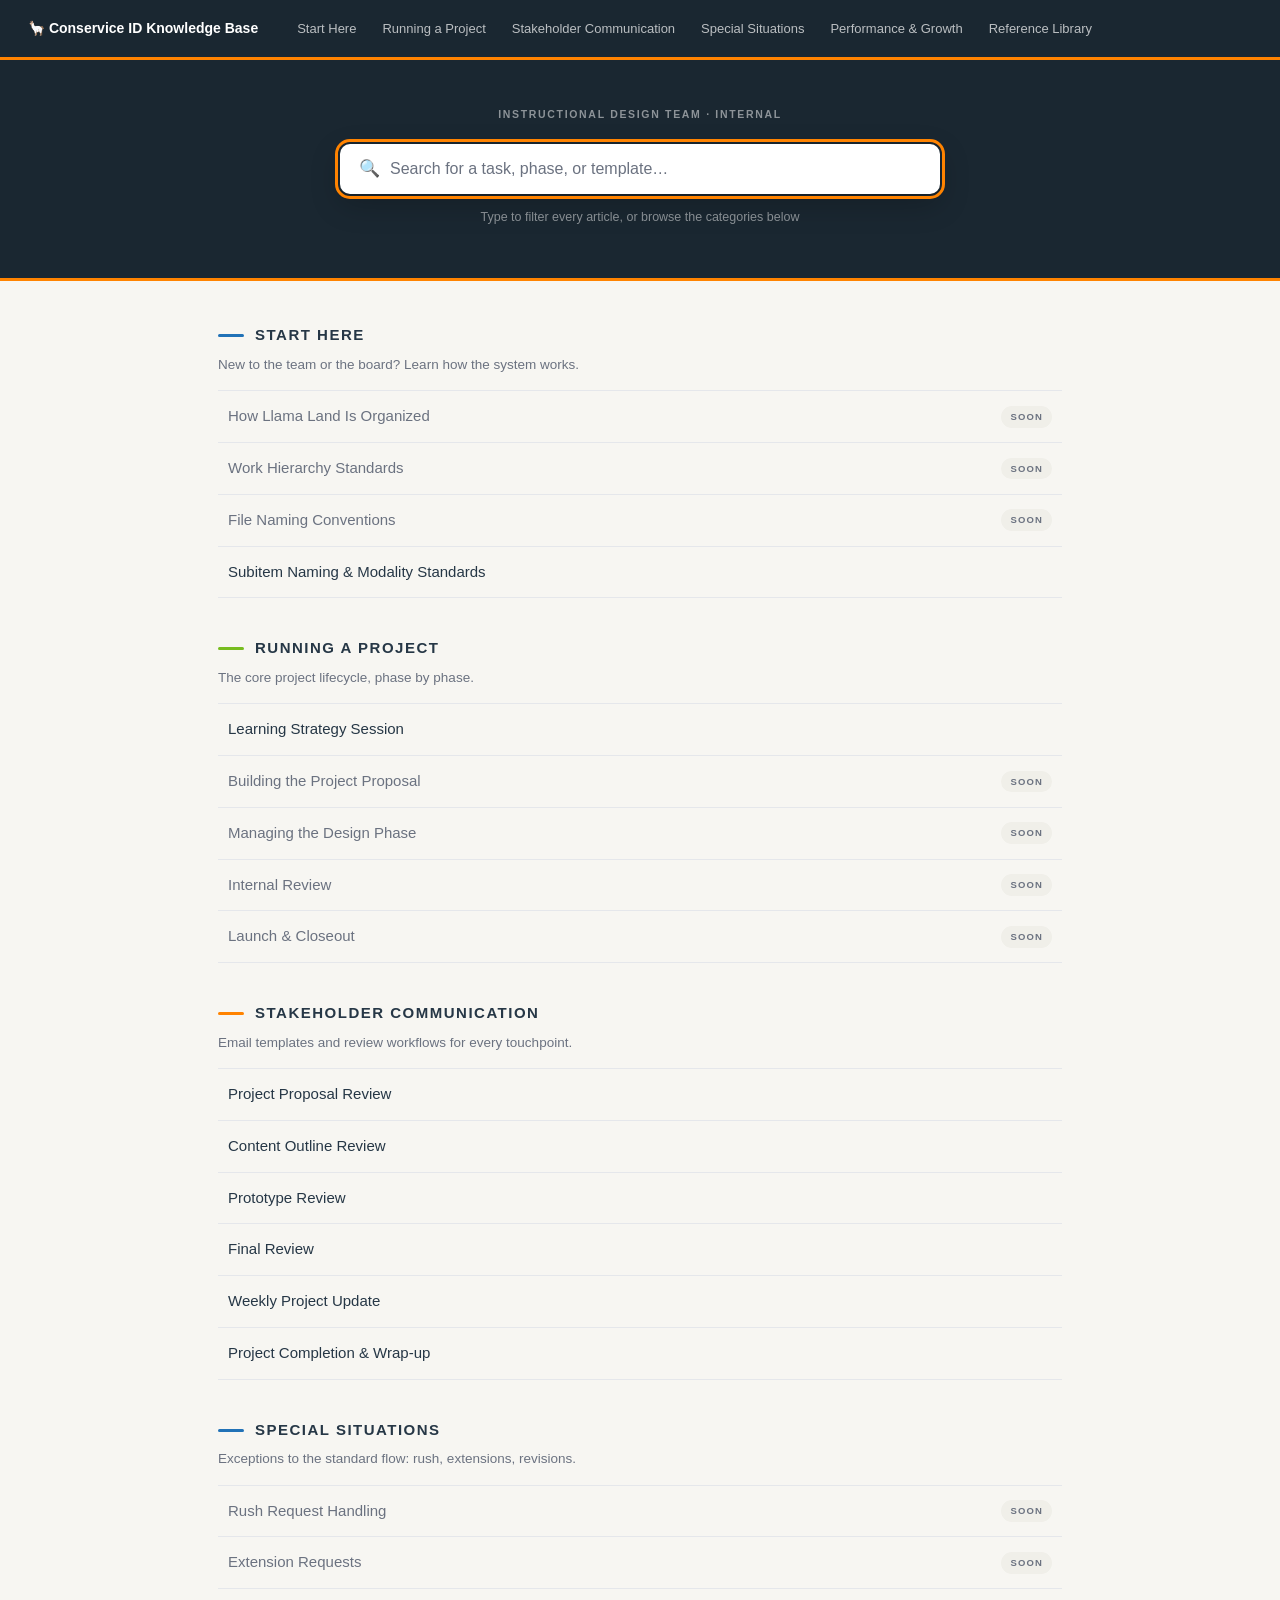
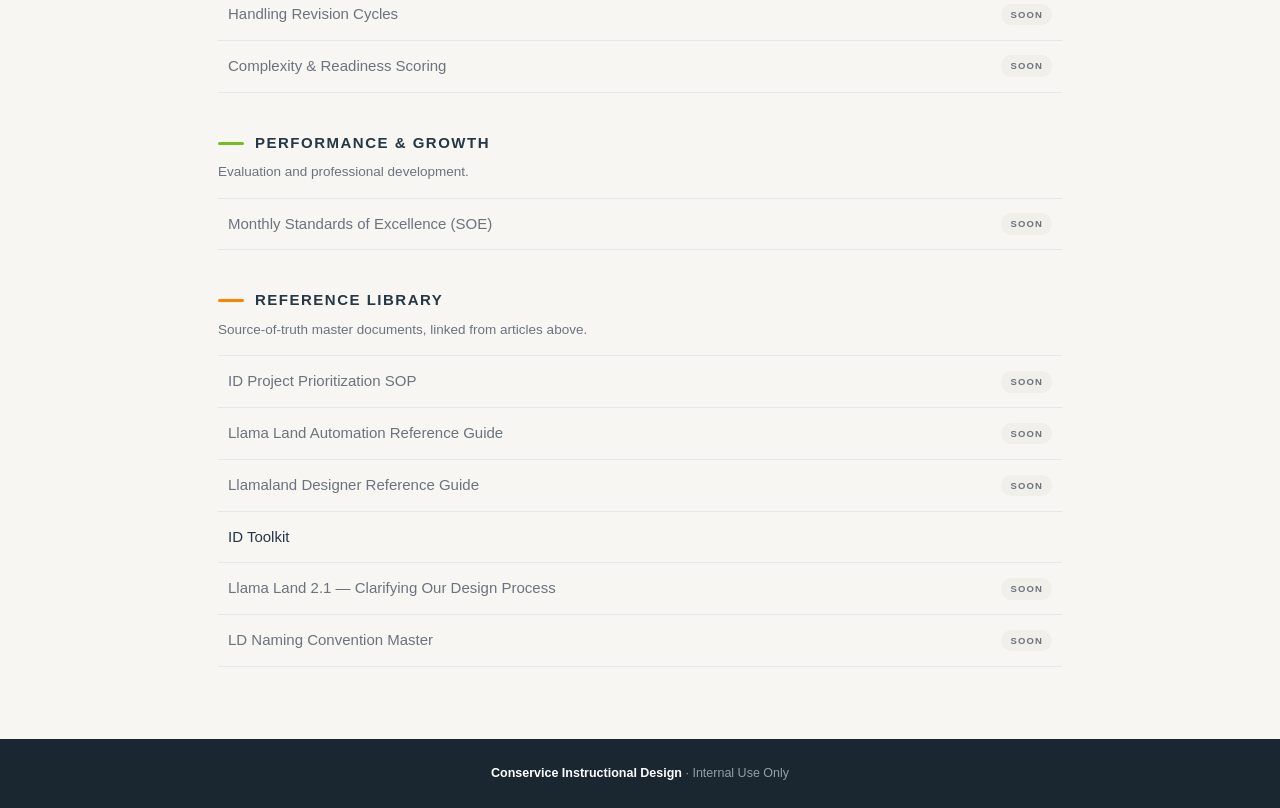
<file: index.html>
<!DOCTYPE html>
<html lang="en">
<head>
<meta charset="UTF-8">
<meta name="viewport" content="width=device-width, initial-scale=1.0">
<title>Conservice ID Knowledge Base</title>
<link rel="stylesheet" href="styles.css">
</head>
<body>

<div class="topnav">
  <a href="index.html" class="brand">🦙 Conservice ID Knowledge Base</a>
  <nav>
    <a href="#start-here">Start Here</a>
    <a href="#running-a-project">Running a Project</a>
    <a href="#stakeholder-communication">Stakeholder Communication</a>
    <a href="#special-situations">Special Situations</a>
    <a href="#performance-and-growth">Performance &amp; Growth</a>
    <a href="#reference-library">Reference Library</a>
  </nav>
</div>

<div class="kb-hero">
  <div class="eyebrow">Instructional Design team · internal</div>
  <div class="kb-search-wrap">
    <span class="kb-search-icon">🔍</span>
    <input class="kb-search" id="kbSearch" type="text" placeholder="Search for a task, phase, or template…" autofocus autocomplete="off">
  </div>
  <div class="kb-search-hint">Type to filter every article, or browse the categories below</div>
</div>

<div class="kb-body">
  <div class="no-results" id="noResults">No articles match that search. Try a different term.</div>

  <!-- START HERE -->
  <section class="cat cat-c-blue" id="start-here">
    <div class="cat-head"><span class="cat-accent"></span><h2>Start Here</h2></div>
    <p class="cat-desc">New to the team or the board? Learn how the system works.</p>
    <ul class="art-list">
      <li><span class="art-soon" data-title="How Llama Land Is Organized">How Llama Land Is Organized <span class="badge">Soon</span></span></li>
      <li><span class="art-soon" data-title="Work Hierarchy Standards Project Deliverable Task">Work Hierarchy Standards <span class="badge">Soon</span></span></li>
      <li><span class="art-soon" data-title="File Naming Conventions">File Naming Conventions <span class="badge">Soon</span></span></li>
      <li><a href="subitem-naming-standards.html" data-title="Subitem Naming Modality Standards">Subitem Naming &amp; Modality Standards <span class="art-go">Open →</span></a></li>
    </ul>
  </section>

  <!-- RUNNING A PROJECT -->
  <section class="cat cat-c-green" id="running-a-project">
    <div class="cat-head"><span class="cat-accent"></span><h2>Running a Project</h2></div>
    <p class="cat-desc">The core project lifecycle, phase by phase.</p>
    <ul class="art-list">
      <li><a href="learning-strategy-session.html" data-title="Learning Strategy Session Needs Analysis phase 2">Learning Strategy Session <span class="art-go">Open →</span></a></li>
      <li><span class="art-soon" data-title="Building the Project Proposal">Building the Project Proposal <span class="badge">Soon</span></span></li>
      <li><span class="art-soon" data-title="Managing the Design Phase">Managing the Design Phase <span class="badge">Soon</span></span></li>
      <li><span class="art-soon" data-title="Internal Review quality gate">Internal Review <span class="badge">Soon</span></span></li>
      <li><span class="art-soon" data-title="Launch and Closeout">Launch &amp; Closeout <span class="badge">Soon</span></span></li>
    </ul>
  </section>

  <!-- STAKEHOLDER COMMUNICATION -->
  <section class="cat cat-c-orange" id="stakeholder-communication">
    <div class="cat-head"><span class="cat-accent"></span><h2>Stakeholder Communication</h2></div>
    <p class="cat-desc">Email templates and review workflows for every touchpoint.</p>
    <ul class="art-list">
      <li><a href="project-proposal-review.html" data-title="Project Proposal Review">Project Proposal Review <span class="art-go">Open →</span></a></li>
      <li><a href="content-outline-review.html" data-title="Content Outline Review">Content Outline Review <span class="art-go">Open →</span></a></li>
      <li><a href="prototype-review.html" data-title="Prototype Review">Prototype Review <span class="art-go">Open →</span></a></li>
      <li><a href="final-review.html" data-title="Final Review">Final Review <span class="art-go">Open →</span></a></li>
      <li><a href="weekly-project-update.html" data-title="Weekly Project Update Friday stakeholder email">Weekly Project Update <span class="art-go">Open →</span></a></li>
      <li><a href="project-completion-wrapup.html" data-title="Project Completion Wrap-up">Project Completion &amp; Wrap-up <span class="art-go">Open →</span></a></li>
    </ul>
  </section>

  <!-- SPECIAL SITUATIONS -->
  <section class="cat cat-c-blue" id="special-situations">
    <div class="cat-head"><span class="cat-accent"></span><h2>Special Situations</h2></div>
    <p class="cat-desc">Exceptions to the standard flow: rush, extensions, revisions.</p>
    <ul class="art-list">
      <li><span class="art-soon" data-title="Rush Request Handling expedited compressed timeline">Rush Request Handling <span class="badge">Soon</span></span></li>
      <li><span class="art-soon" data-title="Extension Requests">Extension Requests <span class="badge">Soon</span></span></li>
      <li><span class="art-soon" data-title="Handling Revision Cycles">Handling Revision Cycles <span class="badge">Soon</span></span></li>
      <li><span class="art-soon" data-title="Complexity Readiness Scoring rubric">Complexity &amp; Readiness Scoring <span class="badge">Soon</span></span></li>
    </ul>
  </section>

  <!-- PERFORMANCE & GROWTH -->
  <section class="cat cat-c-green" id="performance-and-growth">
    <div class="cat-head"><span class="cat-accent"></span><h2>Performance &amp; Growth</h2></div>
    <p class="cat-desc">Evaluation and professional development.</p>
    <ul class="art-list">
      <li><span class="art-soon" data-title="Monthly Standards of Excellence SOE self evaluation">Monthly Standards of Excellence (SOE) <span class="badge">Soon</span></span></li>
    </ul>
  </section>

  <!-- REFERENCE LIBRARY -->
  <section class="cat cat-c-orange" id="reference-library">
    <div class="cat-head"><span class="cat-accent"></span><h2>Reference Library</h2></div>
    <p class="cat-desc">Source-of-truth master documents, linked from articles above.</p>
    <ul class="art-list">
      <li><span class="art-soon" data-title="ID Project Prioritization SOP scoring priority tiers">ID Project Prioritization SOP <span class="badge">Soon</span></span></li>
      <li><span class="art-soon" data-title="Llama Land Automation Reference Guide">Llama Land Automation Reference Guide <span class="badge">Soon</span></span></li>
      <li><span class="art-soon" data-title="Llamaland Designer Reference Guide board mechanics">Llamaland Designer Reference Guide <span class="badge">Soon</span></span></li>
      <li><a href="https://tools-n-things.github.io/id-toolkit/" data-title="ID Toolkit complexity scorer estimator planner reverse calendar">ID Toolkit <span class="art-go">Open →</span></a></li>
      <li><span class="art-soon" data-title="Llama Land 2.1 Clarifying Our Design Process">Llama Land 2.1 — Clarifying Our Design Process <span class="badge">Soon</span></span></li>
      <li><span class="art-soon" data-title="LD Naming Convention Master">LD Naming Convention Master <span class="badge">Soon</span></span></li>
    </ul>
  </section>
</div>

<footer class="kb-footer"><strong>Conservice Instructional Design</strong> · Internal Use Only</footer>

<script>
  const search = document.getElementById('kbSearch');
  const cats = document.querySelectorAll('.cat');
  const noResults = document.getElementById('noResults');

  search.addEventListener('input', () => {
    const q = search.value.trim().toLowerCase();
    let anyMatch = false;

    cats.forEach(cat => {
      let catHasMatch = false;
      cat.querySelectorAll('.art-list li').forEach(li => {
        const el = li.querySelector('[data-title]');
        const hay = el.getAttribute('data-title').toLowerCase();
        const show = q === '' || hay.includes(q);
        li.style.display = show ? '' : 'none';
        if (show) catHasMatch = true;
      });
      cat.style.display = catHasMatch ? '' : 'none';
      if (catHasMatch) anyMatch = true;
    });

    noResults.style.display = anyMatch ? 'none' : 'block';
  });

  // Cmd/Ctrl+K focuses search; Esc clears
  document.addEventListener('keydown', e => {
    if ((e.metaKey || e.ctrlKey) && e.key.toLowerCase() === 'k') { e.preventDefault(); search.focus(); }
  });
  search.addEventListener('keydown', e => {
    if (e.key === 'Escape') { search.value = ''; search.dispatchEvent(new Event('input')); search.blur(); }
  });
</script>

</body>
</html>
</file>
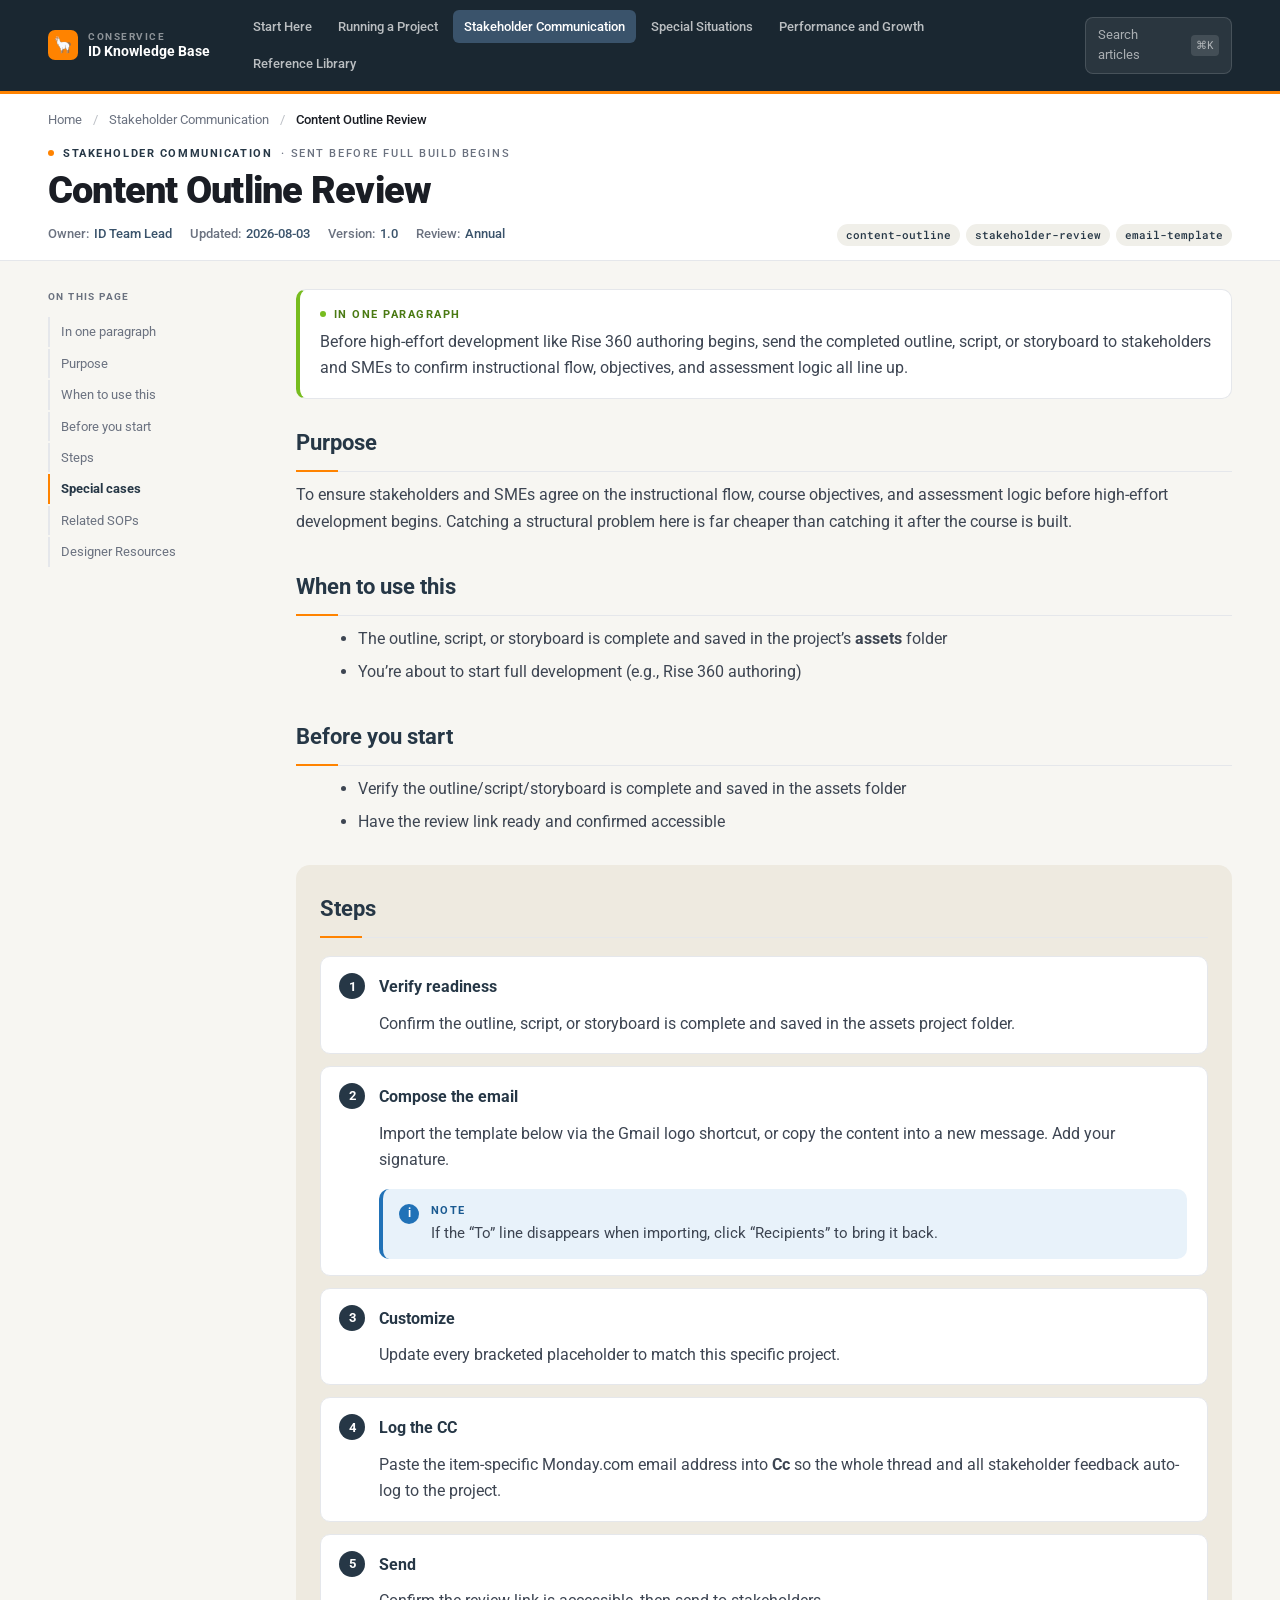
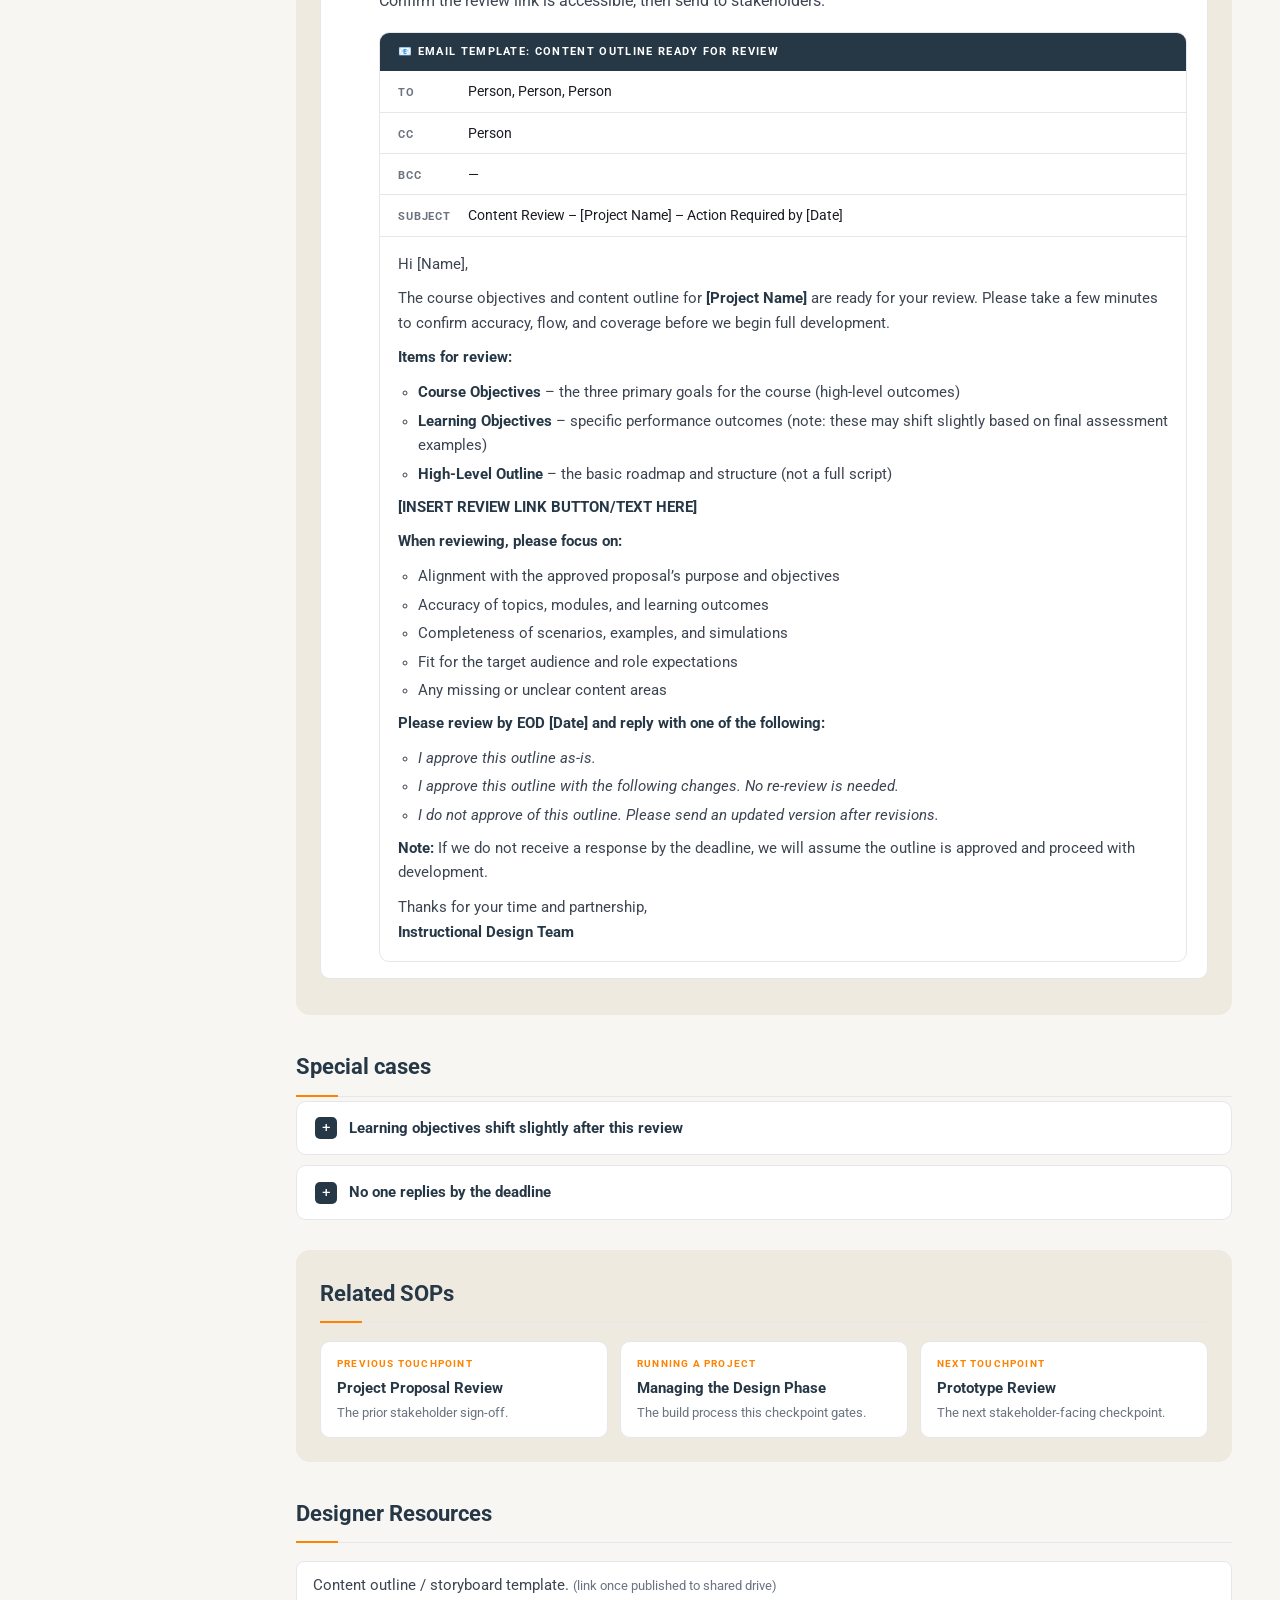
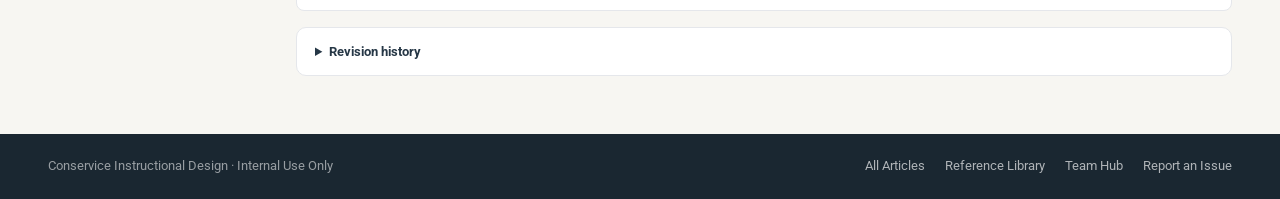
<file: content-outline-review.html>
<!DOCTYPE html>
<html lang="en">
<head>
<meta charset="UTF-8">
<meta name="viewport" content="width=device-width, initial-scale=1.0">
<title>Content Outline Review | ID Team KB</title>
<link rel="preconnect" href="https://fonts.googleapis.com">
<link rel="preconnect" href="https://fonts.gstatic.com" crossorigin>
<link href="https://fonts.googleapis.com/css2?family=Roboto:wght@400;500;700;900&family=Roboto+Mono:wght@400;500&display=swap" rel="stylesheet">
<link rel="stylesheet" href="styles.css">
</head>
<body>

<header class="site-header">
  <div class="site-header-inner">
    <a class="brand" href="index.html">
      <span class="brand-mark">🦙</span>
      <span class="brand-text">
        <span class="brand-line-1">Conservice</span>
        <span class="brand-line-2">ID Knowledge Base</span>
      </span>
    </a>
    <nav class="site-nav">
      <a href="index.html#start-here">Start Here</a>
      <a href="index.html#running-a-project">Running a Project</a>
      <a href="index.html#stakeholder-communication" class="active">Stakeholder Communication</a>
      <a href="index.html#special-situations">Special Situations</a>
      <a href="index.html#performance-and-growth">Performance and Growth</a>
      <a href="index.html#reference-library">Reference Library</a>
    </nav>
    <a class="search-btn" href="index.html">
      <span>Search articles</span>
      <kbd>⌘K</kbd>
    </a>
  </div>
</header>

<div class="article-head">
  <div class="article-head-inner">
    <nav class="breadcrumb">
      <a href="index.html">Home</a>
      <span class="sep">/</span>
      <a href="index.html#stakeholder-communication">Stakeholder Communication</a>
      <span class="sep">/</span>
      <span class="current">Content Outline Review</span>
    </nav>

    <div class="eyebrow">
      <span class="eyebrow-dot"></span>
      Stakeholder Communication
      <span class="phase-of">· Sent before full build begins</span>
    </div>

    <h1>Content Outline Review</h1>

    <div class="meta-strip">
      <span><strong>Owner:</strong><span class="mv">ID Team Lead</span></span>
      <span><strong>Updated:</strong><span class="mv">2026-08-03</span></span>
      <span><strong>Version:</strong><span class="mv">1.0</span></span>
      <span><strong>Review:</strong><span class="mv">Annual</span></span>
      <span class="tag-group">
        <span class="tag">content-outline</span>
        <span class="tag">stakeholder-review</span>
        <span class="tag">email-template</span>
      </span>
    </div>
  </div>
</div>

<div class="article-shell">
  <div class="article-container">

    <aside class="toc">
      <div class="toc-label">On this page</div>
      <ul>
        <li><a href="#summary" class="active">In one paragraph</a></li>
        <li><a href="#purpose">Purpose</a></li>
        <li><a href="#when">When to use this</a></li>
        <li><a href="#before">Before you start</a></li>
        <li><a href="#steps">Steps</a></li>
        <li><a href="#exceptions">Special cases</a></li>
        <li><a href="#related">Related SOPs</a></li>
        <li><a href="#resources">Designer Resources</a></li>
      </ul>
    </aside>

    <main class="article-main">

      <section id="summary">
        <div class="tldr">
          <div class="tldr-label">In one paragraph</div>
          <p>Before high-effort development like Rise 360 authoring begins, send the completed outline, script, or storyboard to stakeholders and SMEs to confirm instructional flow, objectives, and assessment logic all line up.</p>
        </div>
      </section>

      <h2 id="purpose">Purpose</h2>
      <p>To ensure stakeholders and SMEs agree on the instructional flow, course objectives, and assessment logic before high-effort development begins. Catching a structural problem here is far cheaper than catching it after the course is built.</p>

      <h2 id="when">When to use this</h2>
      <ul><li>The outline, script, or storyboard is complete and saved in the project&rsquo;s <strong>assets</strong> folder</li><li>You&rsquo;re about to start full development (e.g., Rise 360 authoring)</li></ul>

      <h2 id="before">Before you start</h2>
      <ul><li>Verify the outline/script/storyboard is complete and saved in the assets folder</li><li>Have the review link ready and confirmed accessible</li></ul>

      <div class="band">
        <h2 id="steps">Steps</h2>
        <ol class="steps-ol">
          <li>
            <h3>Verify readiness</h3>
            <p>Confirm the outline, script, or storyboard is complete and saved in the assets project folder.</p>
          </li>
          <li>
            <h3>Compose the email</h3>
            <p>Import the template below via the Gmail logo shortcut, or copy the content into a new message. Add your signature.</p>
                        <div class="callout note">
              <span class="callout-icon">i</span>
              <div class="callout-body">
                <span class="c-label">Note</span>
            <p>If the &ldquo;To&rdquo; line disappears when importing, click &ldquo;Recipients&rdquo; to bring it back.</p>
              </div>
            </div>
          </li>
          <li>
            <h3>Customize</h3>
            <p>Update every bracketed placeholder to match this specific project.</p>
          </li>
          <li>
            <h3>Log the CC</h3>
            <p>Paste the item-specific Monday.com email address into <strong>Cc</strong> so the whole thread and all stakeholder feedback auto-log to the project.</p>
          </li>
          <li>
            <h3>Send</h3>
            <p>Confirm the review link is accessible, then send to stakeholders.</p>
            <div class="email-card">
              <div class="email-card-head">📧 Email Template: Content Outline Ready for Review</div>
              <div class="email-meta">
                <div class="email-meta-row"><span class="em-label">To</span><span class="em-value">Person, Person, Person</span></div>
                <div class="email-meta-row"><span class="em-label">Cc</span><span class="em-value">Person</span></div>
                <div class="email-meta-row"><span class="em-label">Bcc</span><span class="em-value">&mdash;</span></div>
                <div class="email-meta-row"><span class="em-label">Subject</span><span class="em-value">Content Review &ndash; [Project Name] &ndash; Action Required by [Date]</span></div>
              </div>
              <div class="email-body">
              <p>Hi [Name],</p>
              <p>The course objectives and content outline for <strong>[Project Name]</strong> are ready for your review. Please take a few minutes to confirm accuracy, flow, and coverage before we begin full development.</p>
              <p><strong>Items for review:</strong></p>
              <ul class="em-list">
                <li><strong>Course Objectives</strong> &ndash; the three primary goals for the course (high-level outcomes)</li>
                <li><strong>Learning Objectives</strong> &ndash; specific performance outcomes (note: these may shift slightly based on final assessment examples)</li>
                <li><strong>High-Level Outline</strong> &ndash; the basic roadmap and structure (not a full script)</li>
              </ul>
              <p><strong>[INSERT REVIEW LINK BUTTON/TEXT HERE]</strong></p>
              <p><strong>When reviewing, please focus on:</strong></p>
              <ul class="em-list">
                <li>Alignment with the approved proposal&rsquo;s purpose and objectives</li>
                <li>Accuracy of topics, modules, and learning outcomes</li>
                <li>Completeness of scenarios, examples, and simulations</li>
                <li>Fit for the target audience and role expectations</li>
                <li>Any missing or unclear content areas</li>
              </ul>
              <p><strong>Please review by EOD [Date] and reply with one of the following:</strong></p>
              <ul class="em-list">
                <li><em>I approve this outline as-is.</em></li>
                <li><em>I approve this outline with the following changes. No re-review is needed.</em></li>
                <li><em>I do not approve of this outline. Please send an updated version after revisions.</em></li>
              </ul>
              <p><strong>Note:</strong> If we do not receive a response by the deadline, we will assume the outline is approved and proceed with development.</p>
              <p>Thanks for your time and partnership,<br><strong>Instructional Design Team</strong></p>
              </div>
            </div>
          </li>
        </ol>
      </div>

      <h2 id="exceptions">Special cases</h2>
      <details class="case">
        <summary>Learning objectives shift slightly after this review</summary>
        <div class="case-body">
          <p>That&rsquo;s expected &mdash; the template itself notes objectives may change slightly based on the final assessment examples. A small refinement isn&rsquo;t a re-review trigger on its own.</p>
        </div>
      </details>
      <details class="case">
        <summary>No one replies by the deadline</summary>
        <div class="case-body">
          <p>Silence is treated as approval. Proceed with development, but keep the sent email as your record that the window was offered.</p>
        </div>
      </details>

      <div class="band">
        <h2 id="related">Related SOPs</h2>
        <div class="related-grid">
          <a class="related-card" href="project-proposal-review.html">
            <div class="rc-kicker">Previous Touchpoint</div>
            <div class="rc-title">Project Proposal Review</div>
            <div class="rc-desc">The prior stakeholder sign-off.</div>
          </a>
          <a class="related-card" href="index.html#running-a-project">
            <div class="rc-kicker">Running a Project</div>
            <div class="rc-title">Managing the Design Phase</div>
            <div class="rc-desc">The build process this checkpoint gates.</div>
          </a>
          <a class="related-card" href="prototype-review.html">
            <div class="rc-kicker">Next Touchpoint</div>
            <div class="rc-title">Prototype Review</div>
            <div class="rc-desc">The next stakeholder-facing checkpoint.</div>
          </a>
        </div>
      </div>

      <h2 id="resources">Designer Resources</h2>
      <ul class="resources-list">
        <li>Content outline / storyboard template. <em>(link once published to shared drive)</em></li>
      </ul>

      <div class="article-footer">
        <details class="revhist">
          <summary>Revision history</summary>
          <ul>
            <li><span class="sha">initial</span> 2026-08-03 — v1.0: initial publication. Consolidated from Design Team SOP §3.2.</li>
          </ul>
        </details>
      </div>

    </main>
  </div>
</div>

<footer class="site-footer">
  <div class="site-footer-inner">
    <span>Conservice Instructional Design · Internal Use Only</span>
    <span class="site-footer-links">
      <a href="index.html">All Articles</a>
      <a href="index.html#reference-library">Reference Library</a>
      <a href="#">Team Hub</a>
      <a href="#">Report an Issue</a>
    </span>
  </div>
</footer>

<script>
(function () {
  var links = Array.prototype.slice.call(document.querySelectorAll('.toc a'));
  var targets = links
    .map(function (a) { return document.querySelector(a.getAttribute('href')); })
    .filter(Boolean);

  function setActive(id) {
    links.forEach(function (a) {
      a.classList.toggle('active', a.getAttribute('href') === '#' + id);
    });
  }

  if ('IntersectionObserver' in window) {
    var obs = new IntersectionObserver(function (entries) {
      entries.forEach(function (e) { if (e.isIntersecting) setActive(e.target.id); });
    }, { rootMargin: '-100px 0px -70% 0px', threshold: 0 });
    targets.forEach(function (t) { obs.observe(t); });
  }
})();
</script>

</body>
</html>
</file>
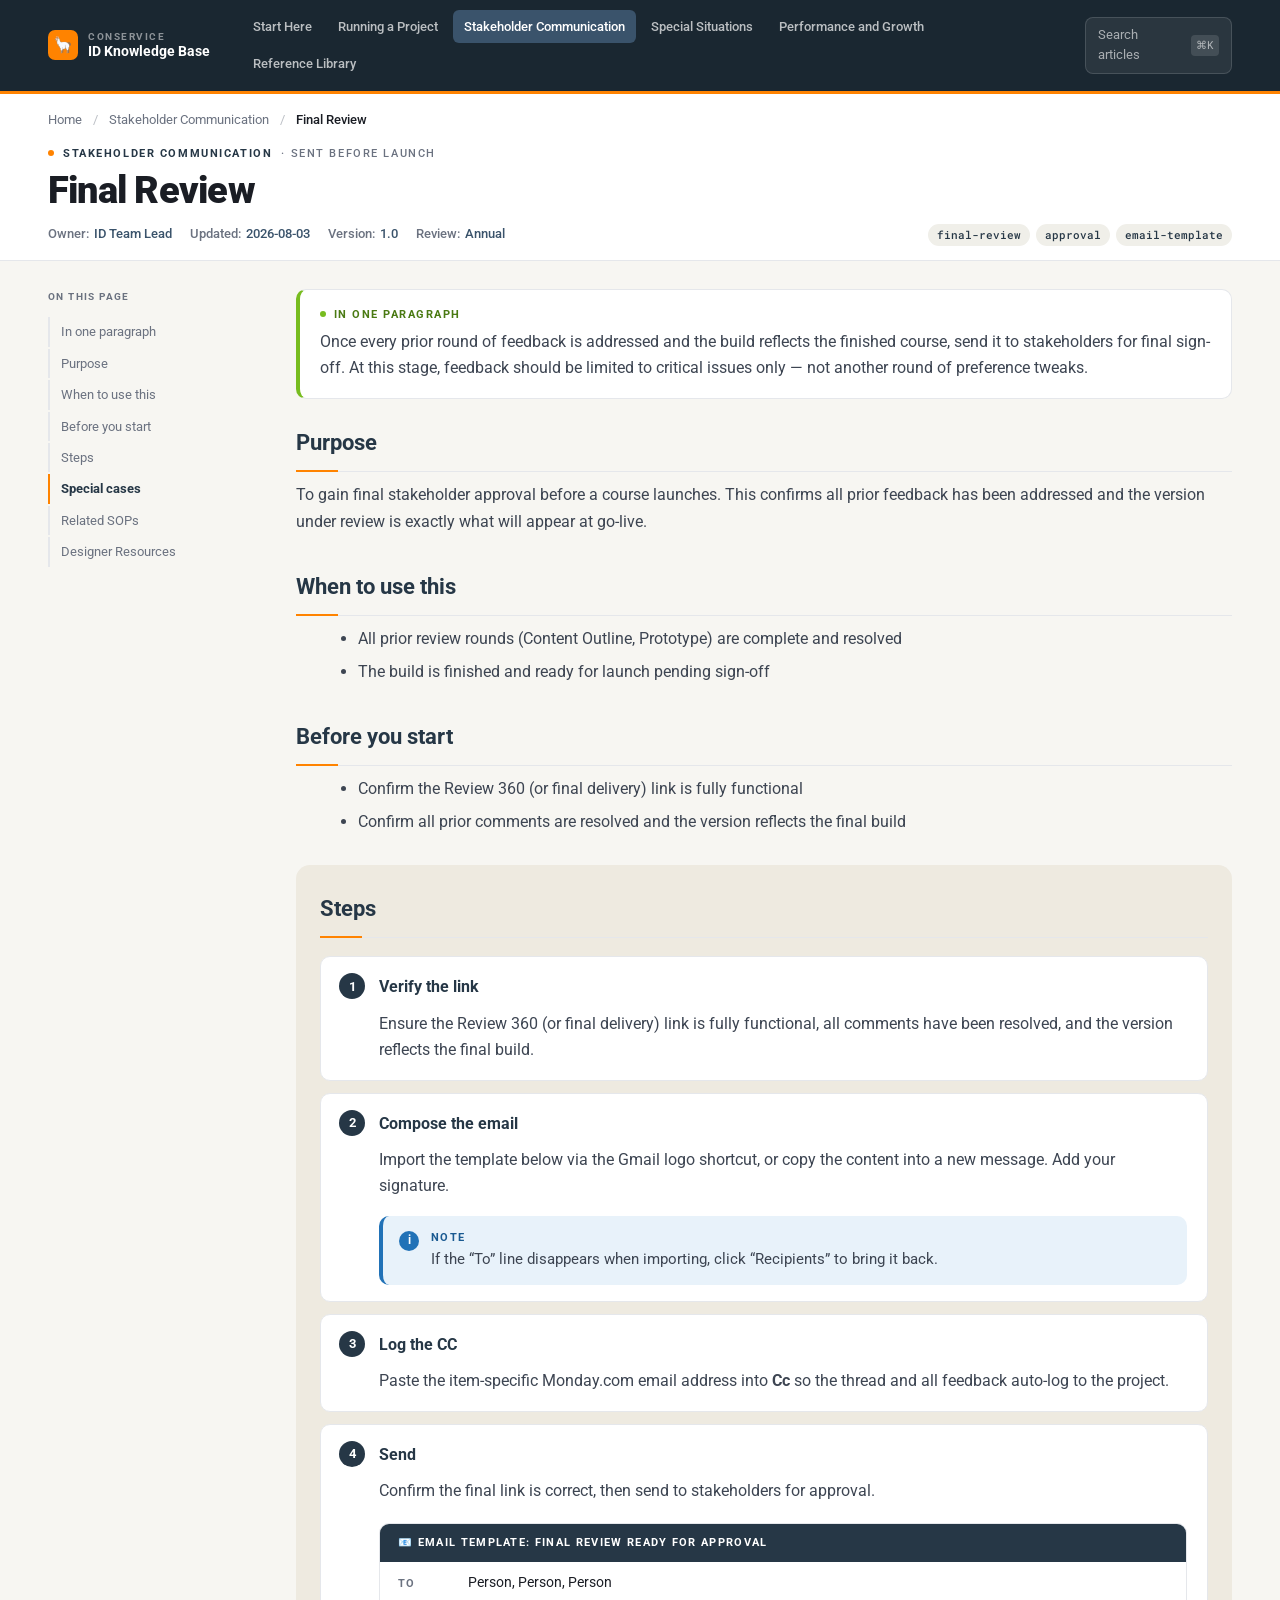
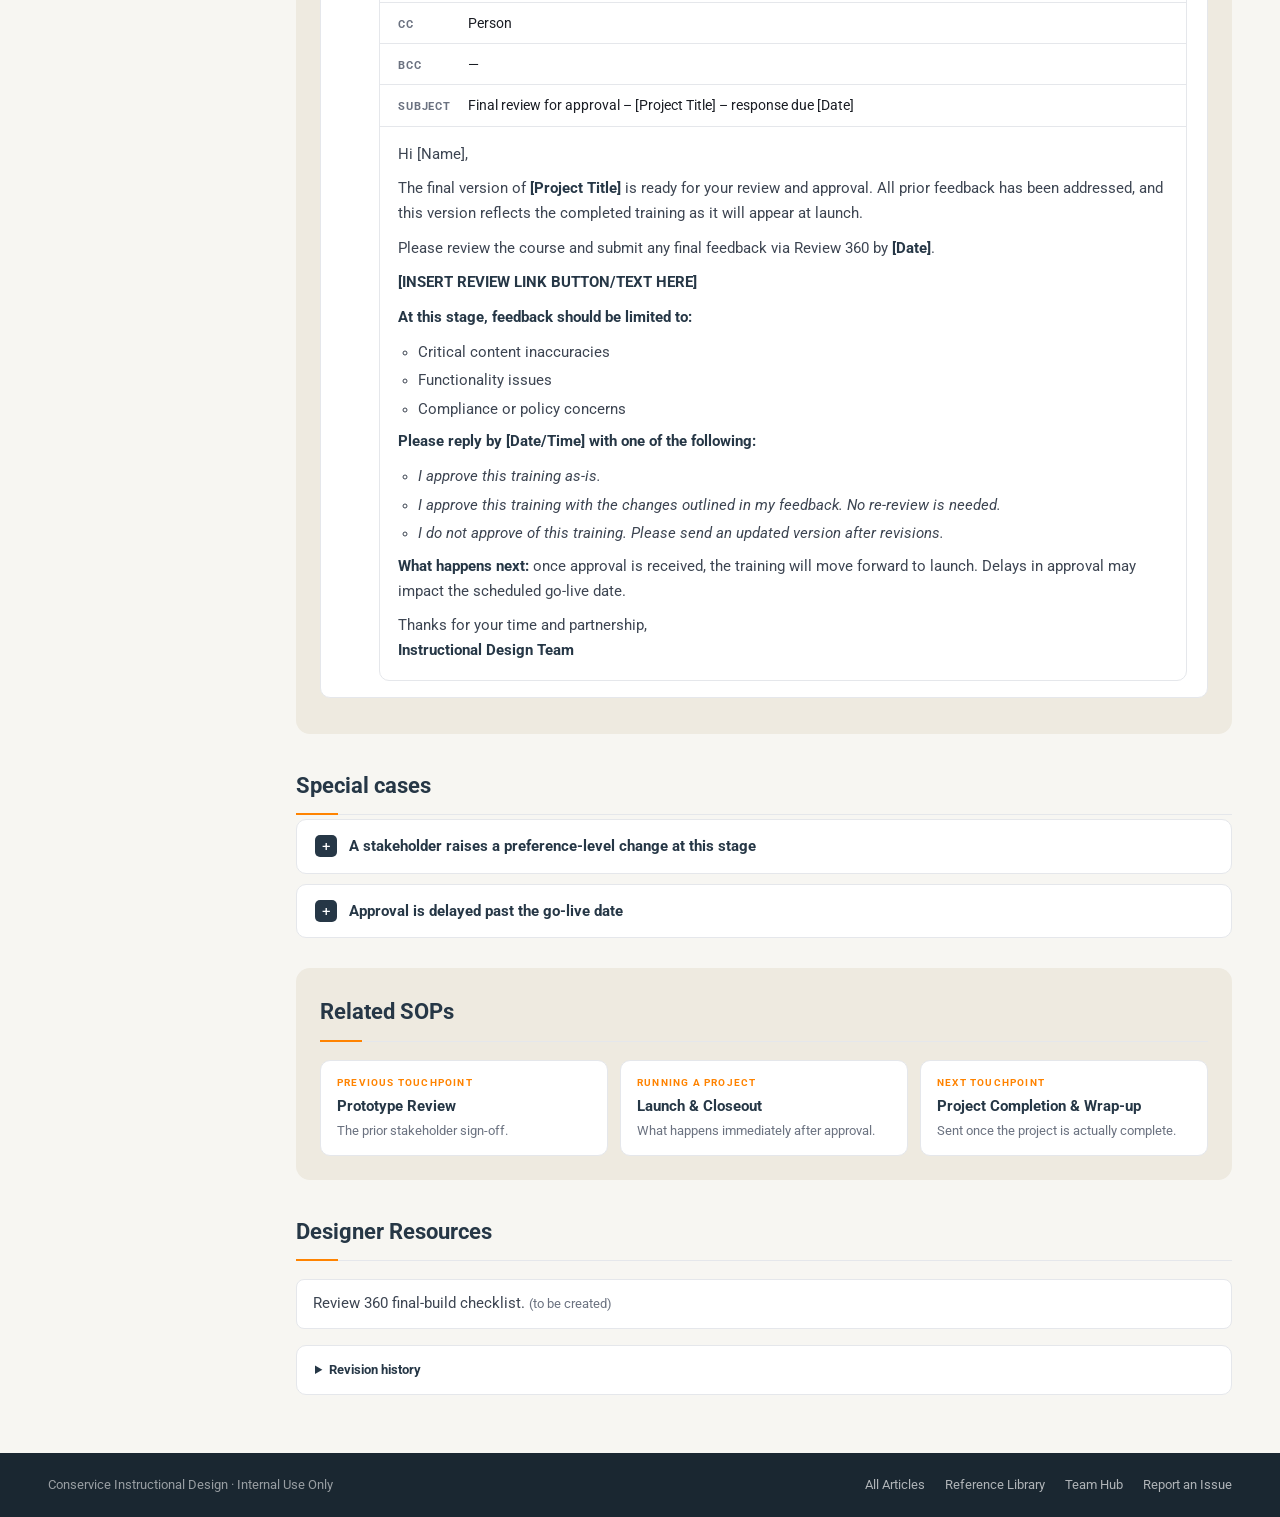
<file: final-review.html>
<!DOCTYPE html>
<html lang="en">
<head>
<meta charset="UTF-8">
<meta name="viewport" content="width=device-width, initial-scale=1.0">
<title>Final Review | ID Team KB</title>
<link rel="preconnect" href="https://fonts.googleapis.com">
<link rel="preconnect" href="https://fonts.gstatic.com" crossorigin>
<link href="https://fonts.googleapis.com/css2?family=Roboto:wght@400;500;700;900&family=Roboto+Mono:wght@400;500&display=swap" rel="stylesheet">
<link rel="stylesheet" href="styles.css">
</head>
<body>

<header class="site-header">
  <div class="site-header-inner">
    <a class="brand" href="index.html">
      <span class="brand-mark">🦙</span>
      <span class="brand-text">
        <span class="brand-line-1">Conservice</span>
        <span class="brand-line-2">ID Knowledge Base</span>
      </span>
    </a>
    <nav class="site-nav">
      <a href="index.html#start-here">Start Here</a>
      <a href="index.html#running-a-project">Running a Project</a>
      <a href="index.html#stakeholder-communication" class="active">Stakeholder Communication</a>
      <a href="index.html#special-situations">Special Situations</a>
      <a href="index.html#performance-and-growth">Performance and Growth</a>
      <a href="index.html#reference-library">Reference Library</a>
    </nav>
    <a class="search-btn" href="index.html">
      <span>Search articles</span>
      <kbd>⌘K</kbd>
    </a>
  </div>
</header>

<div class="article-head">
  <div class="article-head-inner">
    <nav class="breadcrumb">
      <a href="index.html">Home</a>
      <span class="sep">/</span>
      <a href="index.html#stakeholder-communication">Stakeholder Communication</a>
      <span class="sep">/</span>
      <span class="current">Final Review</span>
    </nav>

    <div class="eyebrow">
      <span class="eyebrow-dot"></span>
      Stakeholder Communication
      <span class="phase-of">· Sent before Launch</span>
    </div>

    <h1>Final Review</h1>

    <div class="meta-strip">
      <span><strong>Owner:</strong><span class="mv">ID Team Lead</span></span>
      <span><strong>Updated:</strong><span class="mv">2026-08-03</span></span>
      <span><strong>Version:</strong><span class="mv">1.0</span></span>
      <span><strong>Review:</strong><span class="mv">Annual</span></span>
      <span class="tag-group">
        <span class="tag">final-review</span>
        <span class="tag">approval</span>
        <span class="tag">email-template</span>
      </span>
    </div>
  </div>
</div>

<div class="article-shell">
  <div class="article-container">

    <aside class="toc">
      <div class="toc-label">On this page</div>
      <ul>
        <li><a href="#summary" class="active">In one paragraph</a></li>
        <li><a href="#purpose">Purpose</a></li>
        <li><a href="#when">When to use this</a></li>
        <li><a href="#before">Before you start</a></li>
        <li><a href="#steps">Steps</a></li>
        <li><a href="#exceptions">Special cases</a></li>
        <li><a href="#related">Related SOPs</a></li>
        <li><a href="#resources">Designer Resources</a></li>
      </ul>
    </aside>

    <main class="article-main">

      <section id="summary">
        <div class="tldr">
          <div class="tldr-label">In one paragraph</div>
          <p>Once every prior round of feedback is addressed and the build reflects the finished course, send it to stakeholders for final sign-off. At this stage, feedback should be limited to critical issues only &mdash; not another round of preference tweaks.</p>
        </div>
      </section>

      <h2 id="purpose">Purpose</h2>
      <p>To gain final stakeholder approval before a course launches. This confirms all prior feedback has been addressed and the version under review is exactly what will appear at go-live.</p>

      <h2 id="when">When to use this</h2>
      <ul><li>All prior review rounds (Content Outline, Prototype) are complete and resolved</li><li>The build is finished and ready for launch pending sign-off</li></ul>

      <h2 id="before">Before you start</h2>
      <ul><li>Confirm the Review 360 (or final delivery) link is fully functional</li><li>Confirm all prior comments are resolved and the version reflects the final build</li></ul>

      <div class="band">
        <h2 id="steps">Steps</h2>
        <ol class="steps-ol">
          <li>
            <h3>Verify the link</h3>
            <p>Ensure the Review 360 (or final delivery) link is fully functional, all comments have been resolved, and the version reflects the final build.</p>
          </li>
          <li>
            <h3>Compose the email</h3>
            <p>Import the template below via the Gmail logo shortcut, or copy the content into a new message. Add your signature.</p>
                        <div class="callout note">
              <span class="callout-icon">i</span>
              <div class="callout-body">
                <span class="c-label">Note</span>
            <p>If the &ldquo;To&rdquo; line disappears when importing, click &ldquo;Recipients&rdquo; to bring it back.</p>
              </div>
            </div>
          </li>
          <li>
            <h3>Log the CC</h3>
            <p>Paste the item-specific Monday.com email address into <strong>Cc</strong> so the thread and all feedback auto-log to the project.</p>
          </li>
          <li>
            <h3>Send</h3>
            <p>Confirm the final link is correct, then send to stakeholders for approval.</p>
            <div class="email-card">
              <div class="email-card-head">📧 Email Template: Final Review Ready for Approval</div>
              <div class="email-meta">
                <div class="email-meta-row"><span class="em-label">To</span><span class="em-value">Person, Person, Person</span></div>
                <div class="email-meta-row"><span class="em-label">Cc</span><span class="em-value">Person</span></div>
                <div class="email-meta-row"><span class="em-label">Bcc</span><span class="em-value">&mdash;</span></div>
                <div class="email-meta-row"><span class="em-label">Subject</span><span class="em-value">Final review for approval &ndash; [Project Title] &ndash; response due [Date]</span></div>
              </div>
              <div class="email-body">
              <p>Hi [Name],</p>
              <p>The final version of <strong>[Project Title]</strong> is ready for your review and approval. All prior feedback has been addressed, and this version reflects the completed training as it will appear at launch.</p>
              <p>Please review the course and submit any final feedback via Review 360 by <strong>[Date]</strong>.</p>
              <p><strong>[INSERT REVIEW LINK BUTTON/TEXT HERE]</strong></p>
              <p><strong>At this stage, feedback should be limited to:</strong></p>
              <ul class="em-list">
                <li>Critical content inaccuracies</li>
                <li>Functionality issues</li>
                <li>Compliance or policy concerns</li>
              </ul>
              <p><strong>Please reply by [Date/Time] with one of the following:</strong></p>
              <ul class="em-list">
                <li><em>I approve this training as-is.</em></li>
                <li><em>I approve this training with the changes outlined in my feedback. No re-review is needed.</em></li>
                <li><em>I do not approve of this training. Please send an updated version after revisions.</em></li>
              </ul>
              <p><strong>What happens next:</strong> once approval is received, the training will move forward to launch. Delays in approval may impact the scheduled go-live date.</p>
              <p>Thanks for your time and partnership,<br><strong>Instructional Design Team</strong></p>
              </div>
            </div>
          </li>
        </ol>
      </div>

      <h2 id="exceptions">Special cases</h2>
      <details class="case">
        <summary>A stakeholder raises a preference-level change at this stage</summary>
        <div class="case-body">
          <p>The template scopes final-review feedback to critical inaccuracies, functionality issues, and compliance/policy concerns only. A stylistic preference isn&rsquo;t one of those &mdash; redirect it to a future revision cycle rather than reopening this build.</p>
        </div>
      </details>
      <details class="case">
        <summary>Approval is delayed past the go-live date</summary>
        <div class="case-body">
          <p>Flag the risk to your Team Lead immediately. The template already warns the stakeholder that delayed approval affects go-live &mdash; use that as your basis for renegotiating the date rather than absorbing the slip silently.</p>
        </div>
      </details>

      <div class="band">
        <h2 id="related">Related SOPs</h2>
        <div class="related-grid">
          <a class="related-card" href="prototype-review.html">
            <div class="rc-kicker">Previous Touchpoint</div>
            <div class="rc-title">Prototype Review</div>
            <div class="rc-desc">The prior stakeholder sign-off.</div>
          </a>
          <a class="related-card" href="index.html#running-a-project">
            <div class="rc-kicker">Running a Project</div>
            <div class="rc-title">Launch & Closeout</div>
            <div class="rc-desc">What happens immediately after approval.</div>
          </a>
          <a class="related-card" href="project-completion-wrapup.html">
            <div class="rc-kicker">Next Touchpoint</div>
            <div class="rc-title">Project Completion & Wrap-up</div>
            <div class="rc-desc">Sent once the project is actually complete.</div>
          </a>
        </div>
      </div>

      <h2 id="resources">Designer Resources</h2>
      <ul class="resources-list">
        <li>Review 360 final-build checklist. <em>(to be created)</em></li>
      </ul>

      <div class="article-footer">
        <details class="revhist">
          <summary>Revision history</summary>
          <ul>
            <li><span class="sha">initial</span> 2026-08-03 — v1.0: initial publication. Consolidated from Design Team SOP §3.4.</li>
          </ul>
        </details>
      </div>

    </main>
  </div>
</div>

<footer class="site-footer">
  <div class="site-footer-inner">
    <span>Conservice Instructional Design · Internal Use Only</span>
    <span class="site-footer-links">
      <a href="index.html">All Articles</a>
      <a href="index.html#reference-library">Reference Library</a>
      <a href="#">Team Hub</a>
      <a href="#">Report an Issue</a>
    </span>
  </div>
</footer>

<script>
(function () {
  var links = Array.prototype.slice.call(document.querySelectorAll('.toc a'));
  var targets = links
    .map(function (a) { return document.querySelector(a.getAttribute('href')); })
    .filter(Boolean);

  function setActive(id) {
    links.forEach(function (a) {
      a.classList.toggle('active', a.getAttribute('href') === '#' + id);
    });
  }

  if ('IntersectionObserver' in window) {
    var obs = new IntersectionObserver(function (entries) {
      entries.forEach(function (e) { if (e.isIntersecting) setActive(e.target.id); });
    }, { rootMargin: '-100px 0px -70% 0px', threshold: 0 });
    targets.forEach(function (t) { obs.observe(t); });
  }
})();
</script>

</body>
</html>
</file>
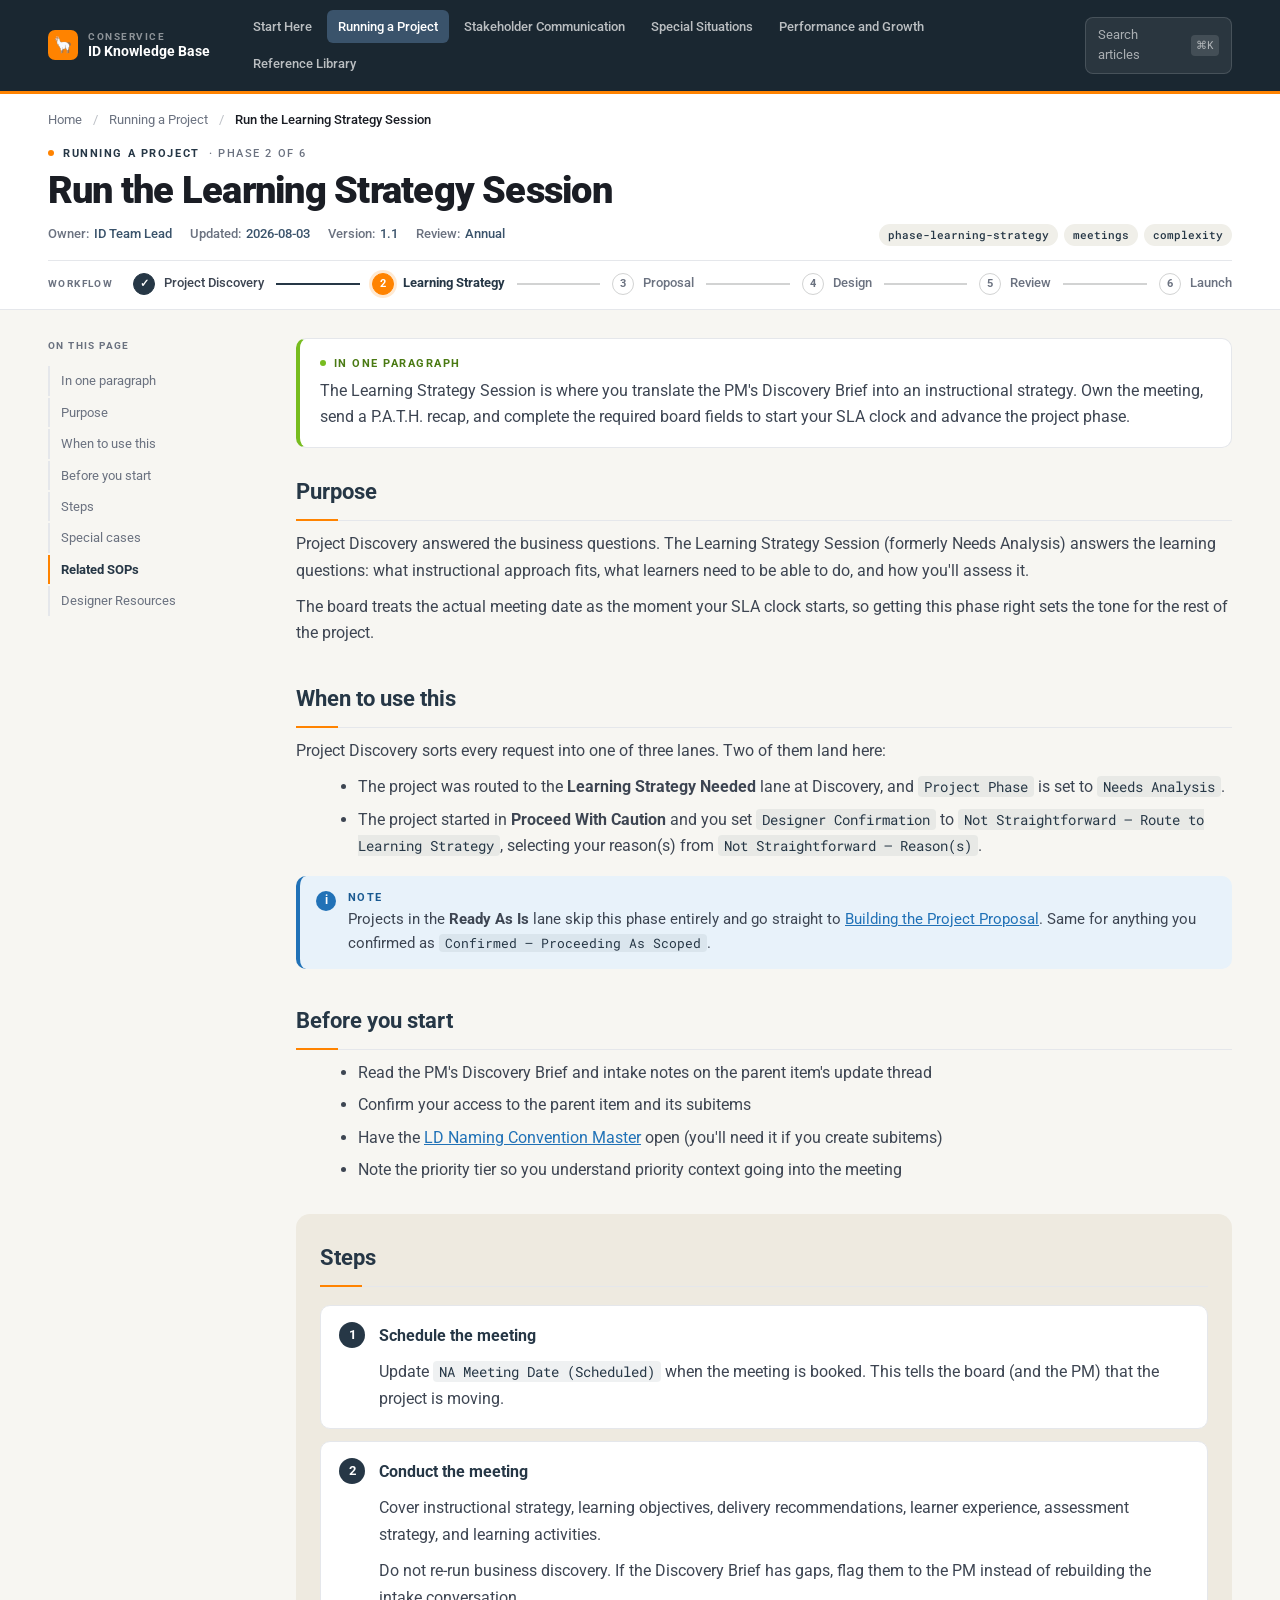
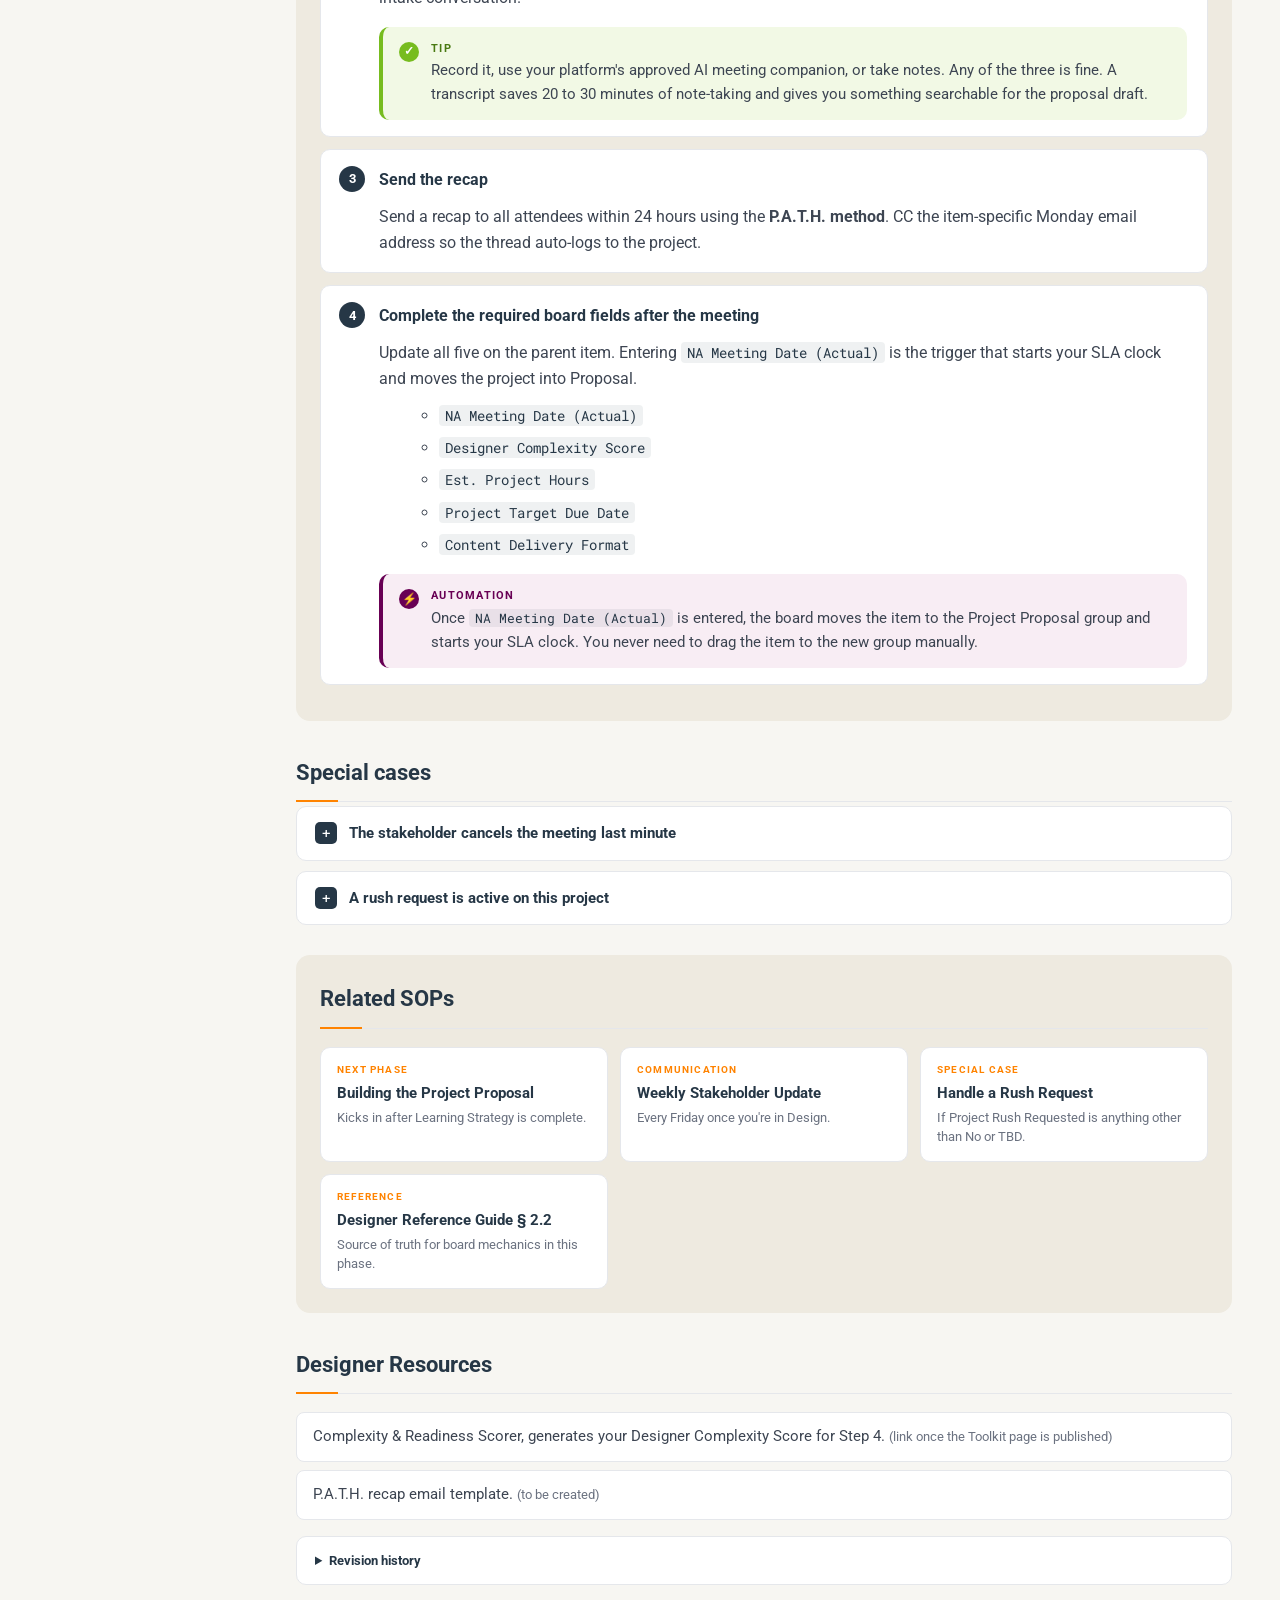
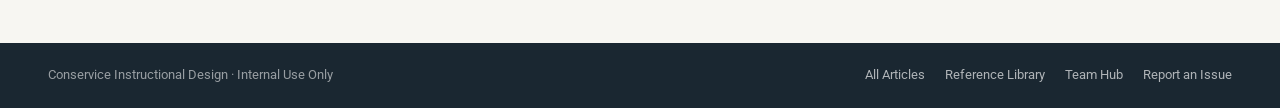
<file: learning-strategy-session.html>
<!DOCTYPE html>
<html lang="en">
<head>
<meta charset="UTF-8">
<meta name="viewport" content="width=device-width, initial-scale=1.0">
<title>Run the Learning Strategy Session | ID Team KB</title>
<link rel="preconnect" href="https://fonts.googleapis.com">
<link rel="preconnect" href="https://fonts.gstatic.com" crossorigin>
<link href="https://fonts.googleapis.com/css2?family=Roboto:wght@400;500;700;900&family=Roboto+Mono:wght@400;500&display=swap" rel="stylesheet">
<link rel="stylesheet" href="styles.css">
</head>
<body>

<header class="site-header">
  <div class="site-header-inner">
    <a class="brand" href="index.html">
      <span class="brand-mark">🦙</span>
      <span class="brand-text">
        <span class="brand-line-1">Conservice</span>
        <span class="brand-line-2">ID Knowledge Base</span>
      </span>
    </a>
    <nav class="site-nav">
      <a href="index.html#start-here">Start Here</a>
      <a href="index.html#running-a-project" class="active">Running a Project</a>
      <a href="index.html#stakeholder-communication">Stakeholder Communication</a>
      <a href="index.html#special-situations">Special Situations</a>
      <a href="index.html#performance-and-growth">Performance and Growth</a>
      <a href="index.html#reference-library">Reference Library</a>
    </nav>
    <a class="search-btn" href="index.html">
      <span>Search articles</span>
      <kbd>⌘K</kbd>
    </a>
  </div>
</header>

<div class="article-head">
  <div class="article-head-inner">
    <nav class="breadcrumb">
      <a href="index.html">Home</a>
      <span class="sep">/</span>
      <a href="index.html#running-a-project">Running a Project</a>
      <span class="sep">/</span>
      <span class="current">Run the Learning Strategy Session</span>
    </nav>

    <div class="eyebrow">
      <span class="eyebrow-dot"></span>
      Running a Project
      <span class="phase-of">· Phase 2 of 6</span>
    </div>

    <h1>Run the Learning Strategy Session</h1>

    <div class="meta-strip">
      <span><strong>Owner:</strong><span class="mv">ID Team Lead</span></span>
      <span><strong>Updated:</strong><span class="mv">2026-08-03</span></span>
      <span><strong>Version:</strong><span class="mv">1.1</span></span>
      <span><strong>Review:</strong><span class="mv">Annual</span></span>
      <span class="tag-group">
        <span class="tag">phase-learning-strategy</span>
        <span class="tag">meetings</span>
        <span class="tag">complexity</span>
      </span>
    </div>

    <div class="phase-strip">
      <div class="phase-strip-label">Workflow</div>
      <div class="phase-track">
        <div class="phase-node done">
          <div class="phase-circle"><span>1</span></div>
          <div class="phase-name">Project Discovery</div>
        </div>
        <div class="phase-connector done"></div>
        <div class="phase-node current">
          <div class="phase-circle"><span>2</span></div>
          <div class="phase-name">Learning Strategy</div>
        </div>
        <div class="phase-connector"></div>
        <div class="phase-node">
          <div class="phase-circle"><span>3</span></div>
          <div class="phase-name">Proposal</div>
        </div>
        <div class="phase-connector"></div>
        <div class="phase-node">
          <div class="phase-circle"><span>4</span></div>
          <div class="phase-name">Design</div>
        </div>
        <div class="phase-connector"></div>
        <div class="phase-node">
          <div class="phase-circle"><span>5</span></div>
          <div class="phase-name">Review</div>
        </div>
        <div class="phase-connector"></div>
        <div class="phase-node">
          <div class="phase-circle"><span>6</span></div>
          <div class="phase-name">Launch</div>
        </div>
      </div>
    </div>
  </div>
</div>

<div class="article-shell">
  <div class="article-container">

    <aside class="toc">
      <div class="toc-label">On this page</div>
      <ul>
        <li><a href="#summary" class="active">In one paragraph</a></li>
        <li><a href="#purpose">Purpose</a></li>
        <li><a href="#when">When to use this</a></li>
        <li><a href="#before">Before you start</a></li>
        <li><a href="#steps">Steps</a></li>
        <li><a href="#exceptions">Special cases</a></li>
        <li><a href="#related">Related SOPs</a></li>
        <li><a href="#resources">Designer Resources</a></li>
      </ul>
    </aside>

    <main class="article-main">

      <section id="summary">
        <div class="tldr">
          <div class="tldr-label">In one paragraph</div>
          <p>The Learning Strategy Session is where you translate the PM's Discovery Brief into an instructional strategy. Own the meeting, send a P.A.T.H. recap, and complete the required board fields to start your SLA clock and advance the project phase.</p>
        </div>
      </section>

      <h2 id="purpose">Purpose</h2>
      <p>Project Discovery answered the business questions. The Learning Strategy Session (formerly Needs Analysis) answers the learning questions: what instructional approach fits, what learners need to be able to do, and how you'll assess it.</p>
      <p>The board treats the actual meeting date as the moment your SLA clock starts, so getting this phase right sets the tone for the rest of the project.</p>

      <h2 id="when">When to use this</h2>
      <p>Project Discovery sorts every request into one of three lanes. Two of them land here:</p>
      <ul>
        <li>The project was routed to the <strong>Learning Strategy Needed</strong> lane at Discovery, and <span class="field">Project Phase</span> is set to <span class="field">Needs Analysis</span>.</li>
        <li>The project started in <strong>Proceed With Caution</strong> and you set <span class="field">Designer Confirmation</span> to <span class="field">Not Straightforward — Route to Learning Strategy</span>, selecting your reason(s) from <span class="field">Not Straightforward — Reason(s)</span>.</li>
      </ul>

      <div class="callout note">
        <span class="callout-icon">i</span>
        <div class="callout-body">
          <span class="c-label">Note</span>
          <p>Projects in the <strong>Ready As Is</strong> lane skip this phase entirely and go straight to <a href="index.html#running-a-project">Building the Project Proposal</a>. Same for anything you confirmed as <span class="field">Confirmed — Proceeding As Scoped</span>.</p>
        </div>
      </div>

      <h2 id="before">Before you start</h2>
      <ul>
        <li>Read the PM's Discovery Brief and intake notes on the parent item's update thread</li>
        <li>Confirm your access to the parent item and its subitems</li>
        <li>Have the <a href="index.html#reference-library">LD Naming Convention Master</a> open (you'll need it if you create subitems)</li>
        <li>Note the priority tier so you understand priority context going into the meeting</li>
      </ul>

      <div class="band">
        <h2 id="steps">Steps</h2>
        <ol class="steps-ol">

          <li>
            <h3>Schedule the meeting</h3>
            <p>Update <span class="field">NA Meeting Date (Scheduled)</span> when the meeting is booked. This tells the board (and the PM) that the project is moving.</p>
          </li>

          <li>
            <h3>Conduct the meeting</h3>
            <p>Cover instructional strategy, learning objectives, delivery recommendations, learner experience, assessment strategy, and learning activities.</p>
            <p>Do not re-run business discovery. If the Discovery Brief has gaps, flag them to the PM instead of rebuilding the intake conversation.</p>
            <div class="callout tip">
              <span class="callout-icon">✓</span>
              <div class="callout-body">
                <span class="c-label">Tip</span>
                <p>Record it, use your platform's approved AI meeting companion, or take notes. Any of the three is fine. A transcript saves 20 to 30 minutes of note-taking and gives you something searchable for the proposal draft.</p>
              </div>
            </div>
          </li>

          <li>
            <h3>Send the recap</h3>
            <p>Send a recap to all attendees within 24 hours using the <strong>P.A.T.H. method</strong>. CC the item-specific Monday email address so the thread auto-logs to the project.</p>
          </li>

          <li>
            <h3>Complete the required board fields after the meeting</h3>
            <p>Update all five on the parent item. Entering <span class="field">NA Meeting Date (Actual)</span> is the trigger that starts your SLA clock and moves the project into Proposal.</p>
            <ul>
              <li><span class="field">NA Meeting Date (Actual)</span></li>
              <li><span class="field">Designer Complexity Score</span></li>
              <li><span class="field">Est. Project Hours</span></li>
              <li><span class="field">Project Target Due Date</span></li>
              <li><span class="field">Content Delivery Format</span></li>
            </ul>
            <div class="callout automation">
              <span class="callout-icon">⚡</span>
              <div class="callout-body">
                <span class="c-label">Automation</span>
                <p>Once <span class="field">NA Meeting Date (Actual)</span> is entered, the board moves the item to the Project Proposal group and starts your SLA clock. You never need to drag the item to the new group manually.</p>
              </div>
            </div>
          </li>

        </ol>
      </div>

      <h2 id="exceptions">Special cases</h2>

      <details class="case">
        <summary>The stakeholder cancels the meeting last minute</summary>
        <div class="case-body">
          <p>Update <span class="field">NA Meeting Date (Scheduled)</span> to the new date. Do not touch <span class="field">NA Meeting Date (Actual)</span> until the meeting actually happens. Your SLA clock has not started yet.</p>
          <p>If the stakeholder cancels twice without rescheduling, flag to the PM so they can reassess readiness.</p>
        </div>
      </details>

      <details class="case">
        <summary>A rush request is active on this project</summary>
        <div class="case-body">
          <p>Check the <span class="field">Project Rush Requested</span> column. Three rush types affect this phase differently:</p>
          <ul>
            <li><span class="field">Yes - Short notice request</span>: proceed as normal, compress meeting scheduling to within 2 business days.</li>
            <li><span class="field">Yes - Stakeholder expedited</span>: confirm rush budget with Team Lead before scheduling.</li>
            <li><span class="field">Yes - Compressed Timeline</span>: run the Reverse Calendar tool with the rush budget applied before setting <span class="field">Project Target Due Date</span>.</li>
          </ul>
          <p>See <a href="index.html#special-situations">Handle a Rush Request</a> for the full workflow.</p>
        </div>
      </details>

      <div class="band">
        <h2 id="related">Related SOPs</h2>
        <div class="related-grid">
          <a class="related-card" href="index.html#running-a-project">
            <div class="rc-kicker">Next Phase</div>
            <div class="rc-title">Building the Project Proposal</div>
            <div class="rc-desc">Kicks in after Learning Strategy is complete.</div>
          </a>
          <a class="related-card" href="index.html#stakeholder-communication">
            <div class="rc-kicker">Communication</div>
            <div class="rc-title">Weekly Stakeholder Update</div>
            <div class="rc-desc">Every Friday once you're in Design.</div>
          </a>
          <a class="related-card" href="index.html#special-situations">
            <div class="rc-kicker">Special Case</div>
            <div class="rc-title">Handle a Rush Request</div>
            <div class="rc-desc">If Project Rush Requested is anything other than No or TBD.</div>
          </a>
          <a class="related-card" href="index.html#reference-library">
            <div class="rc-kicker">Reference</div>
            <div class="rc-title">Designer Reference Guide § 2.2</div>
            <div class="rc-desc">Source of truth for board mechanics in this phase.</div>
          </a>
        </div>
      </div>

      <h2 id="resources">Designer Resources</h2>
      <ul class="resources-list">
        <li>Complexity &amp; Readiness Scorer, generates your Designer Complexity Score for Step 4. <em>(link once the Toolkit page is published)</em></li>
        <li>P.A.T.H. recap email template. <em>(to be created)</em></li>
      </ul>

      <div class="article-footer">
        <details class="revhist">
          <summary>Revision history</summary>
          <ul>
            <li><span class="sha">b7d4e29</span> 2026-07-23 — v1.1: removed PM complexity comparison step and variance escalation. Complexity is now designer-owned only per Katie.</li>
            <li><span class="sha">a3f2b1c</span> 2026-07-23 — Initial version, adopts Llama Land 2.1 terminology</li>
            <li><span class="sha">e91d7a4</span> 2026-07-21 — Draft: consolidated from SOP 1.1 and Designer Reference Guide § 2.1</li>
          </ul>
        </details>
      </div>

    </main>
  </div>
</div>

<footer class="site-footer">
  <div class="site-footer-inner">
    <span>Conservice Instructional Design · Internal Use Only</span>
    <span class="site-footer-links">
      <a href="index.html">All Articles</a>
      <a href="index.html#reference-library">Reference Library</a>
      <a href="#">Team Hub</a>
      <a href="#">Report an Issue</a>
    </span>
  </div>
</footer>

<script>
// Sticky TOC active-state tracking
(function () {
  var links = Array.prototype.slice.call(document.querySelectorAll('.toc a'));
  var targets = links
    .map(function (a) { return document.querySelector(a.getAttribute('href')); })
    .filter(Boolean);

  function setActive(id) {
    links.forEach(function (a) {
      a.classList.toggle('active', a.getAttribute('href') === '#' + id);
    });
  }

  if ('IntersectionObserver' in window) {
    var obs = new IntersectionObserver(function (entries) {
      entries.forEach(function (e) {
        if (e.isIntersecting) setActive(e.target.id);
      });
    }, { rootMargin: '-100px 0px -70% 0px', threshold: 0 });
    targets.forEach(function (t) { obs.observe(t); });
  }
})();
</script>

</body>
</html>
</file>
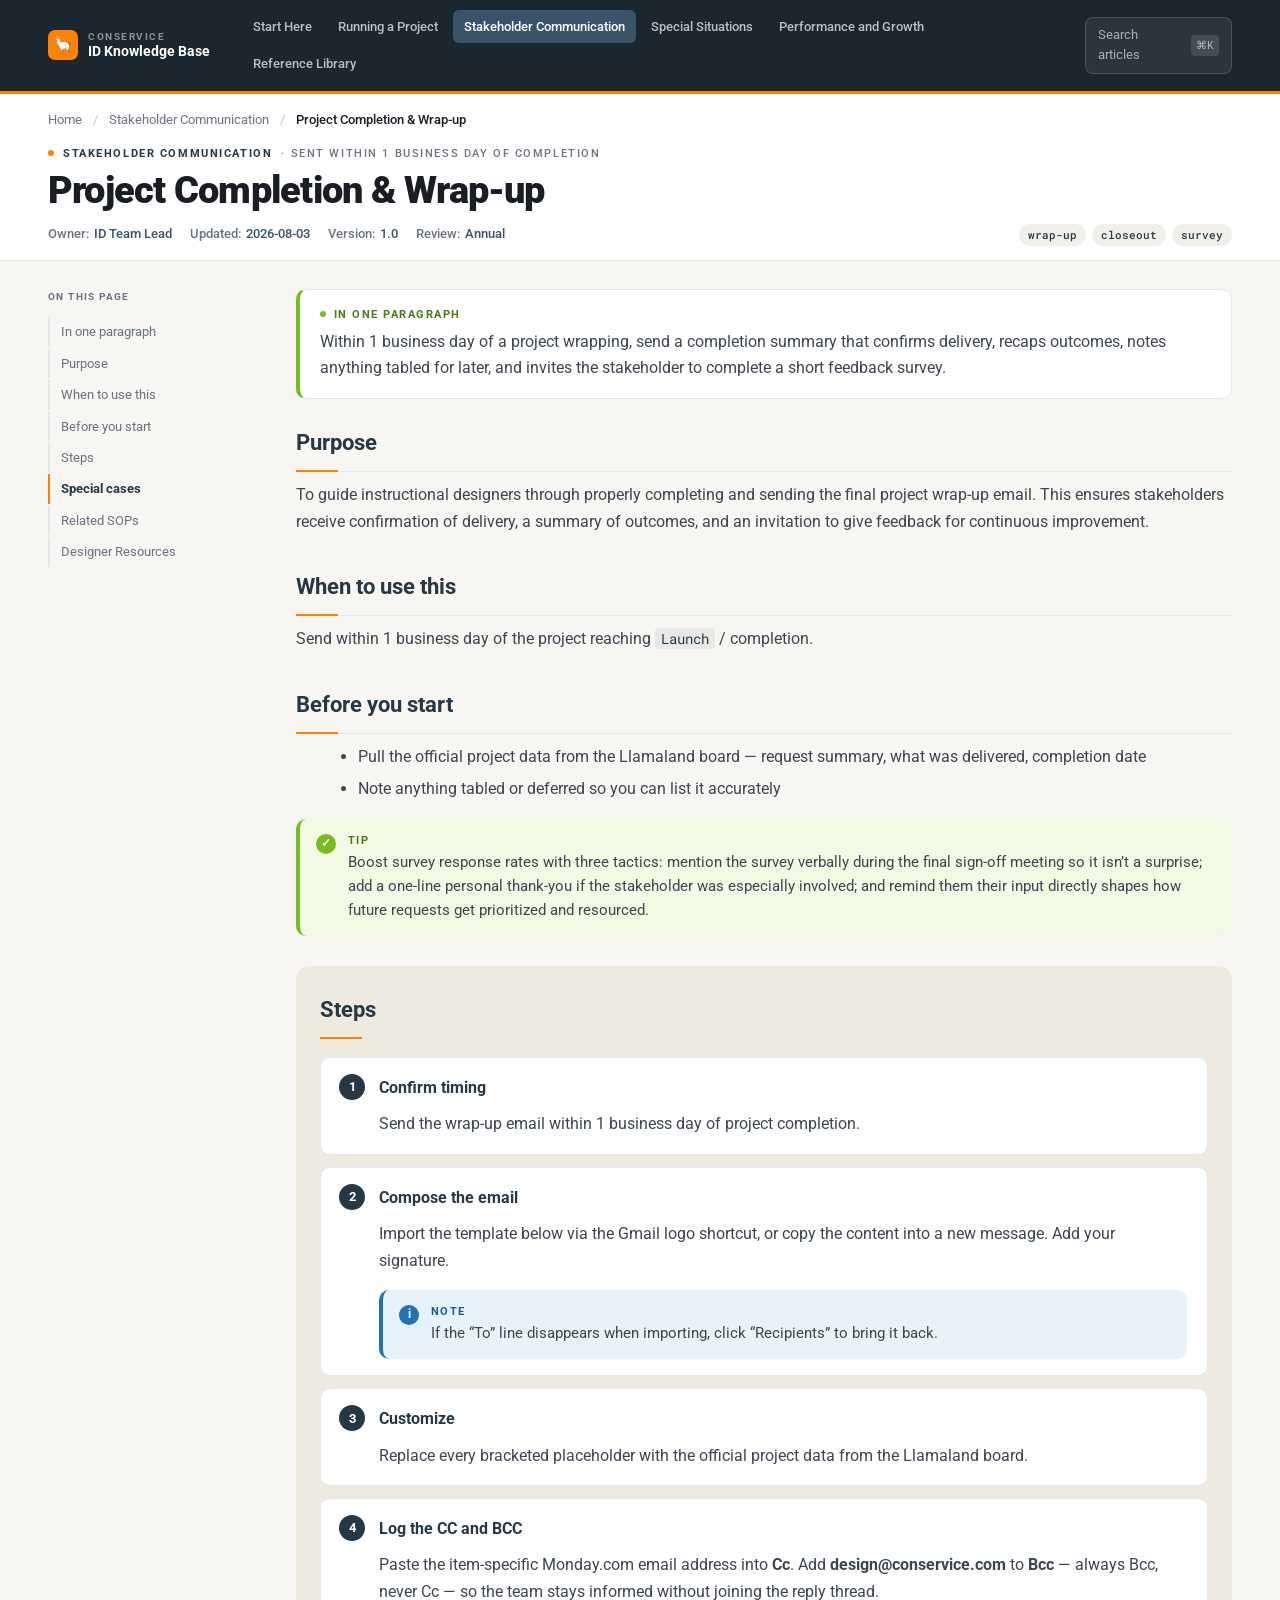
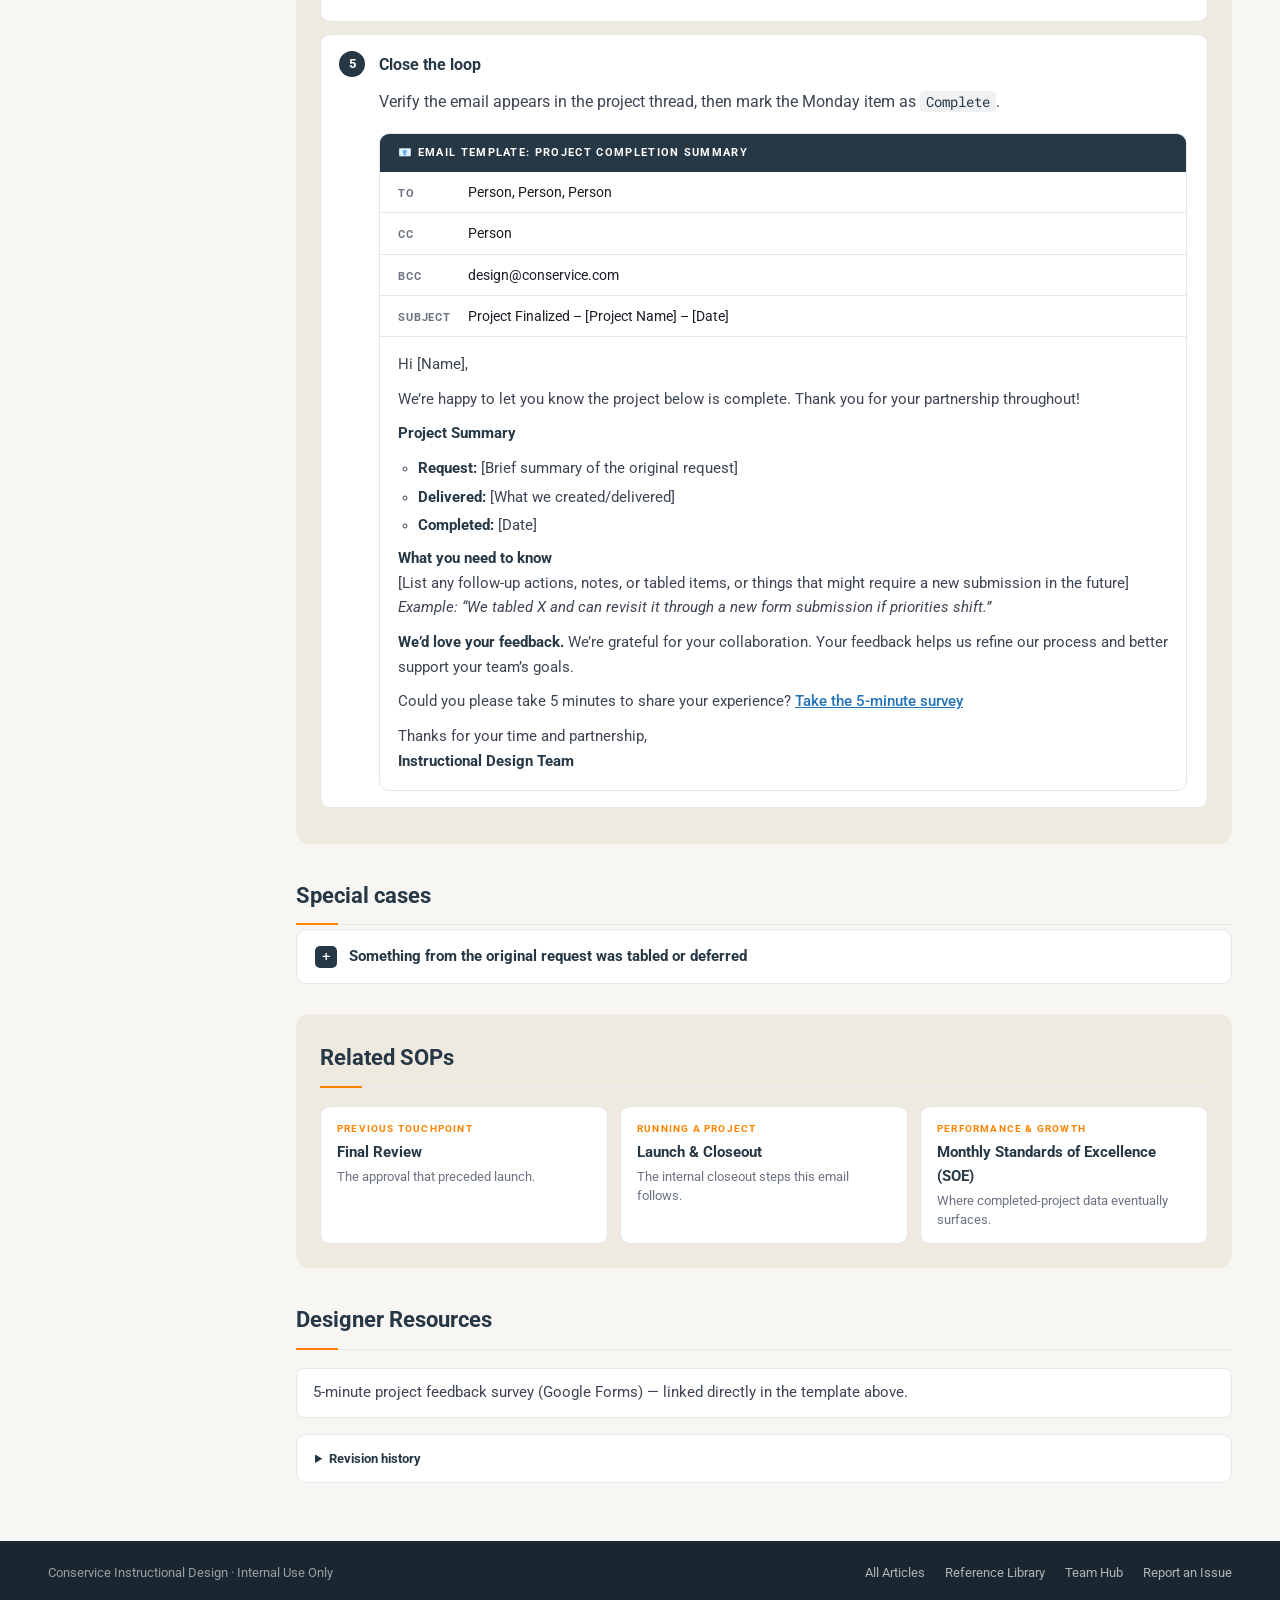
<file: project-completion-wrapup.html>
<!DOCTYPE html>
<html lang="en">
<head>
<meta charset="UTF-8">
<meta name="viewport" content="width=device-width, initial-scale=1.0">
<title>Project Completion & Wrap-up | ID Team KB</title>
<link rel="preconnect" href="https://fonts.googleapis.com">
<link rel="preconnect" href="https://fonts.gstatic.com" crossorigin>
<link href="https://fonts.googleapis.com/css2?family=Roboto:wght@400;500;700;900&family=Roboto+Mono:wght@400;500&display=swap" rel="stylesheet">
<link rel="stylesheet" href="styles.css">
</head>
<body>

<header class="site-header">
  <div class="site-header-inner">
    <a class="brand" href="index.html">
      <span class="brand-mark">🦙</span>
      <span class="brand-text">
        <span class="brand-line-1">Conservice</span>
        <span class="brand-line-2">ID Knowledge Base</span>
      </span>
    </a>
    <nav class="site-nav">
      <a href="index.html#start-here">Start Here</a>
      <a href="index.html#running-a-project">Running a Project</a>
      <a href="index.html#stakeholder-communication" class="active">Stakeholder Communication</a>
      <a href="index.html#special-situations">Special Situations</a>
      <a href="index.html#performance-and-growth">Performance and Growth</a>
      <a href="index.html#reference-library">Reference Library</a>
    </nav>
    <a class="search-btn" href="index.html">
      <span>Search articles</span>
      <kbd>⌘K</kbd>
    </a>
  </div>
</header>

<div class="article-head">
  <div class="article-head-inner">
    <nav class="breadcrumb">
      <a href="index.html">Home</a>
      <span class="sep">/</span>
      <a href="index.html#stakeholder-communication">Stakeholder Communication</a>
      <span class="sep">/</span>
      <span class="current">Project Completion & Wrap-up</span>
    </nav>

    <div class="eyebrow">
      <span class="eyebrow-dot"></span>
      Stakeholder Communication
      <span class="phase-of">· Sent within 1 business day of completion</span>
    </div>

    <h1>Project Completion & Wrap-up</h1>

    <div class="meta-strip">
      <span><strong>Owner:</strong><span class="mv">ID Team Lead</span></span>
      <span><strong>Updated:</strong><span class="mv">2026-08-03</span></span>
      <span><strong>Version:</strong><span class="mv">1.0</span></span>
      <span><strong>Review:</strong><span class="mv">Annual</span></span>
      <span class="tag-group">
        <span class="tag">wrap-up</span>
        <span class="tag">closeout</span>
        <span class="tag">survey</span>
      </span>
    </div>
  </div>
</div>

<div class="article-shell">
  <div class="article-container">

    <aside class="toc">
      <div class="toc-label">On this page</div>
      <ul>
        <li><a href="#summary" class="active">In one paragraph</a></li>
        <li><a href="#purpose">Purpose</a></li>
        <li><a href="#when">When to use this</a></li>
        <li><a href="#before">Before you start</a></li>
        <li><a href="#steps">Steps</a></li>
        <li><a href="#exceptions">Special cases</a></li>
        <li><a href="#related">Related SOPs</a></li>
        <li><a href="#resources">Designer Resources</a></li>
      </ul>
    </aside>

    <main class="article-main">

      <section id="summary">
        <div class="tldr">
          <div class="tldr-label">In one paragraph</div>
          <p>Within 1 business day of a project wrapping, send a completion summary that confirms delivery, recaps outcomes, notes anything tabled for later, and invites the stakeholder to complete a short feedback survey.</p>
        </div>
      </section>

      <h2 id="purpose">Purpose</h2>
      <p>To guide instructional designers through properly completing and sending the final project wrap-up email. This ensures stakeholders receive confirmation of delivery, a summary of outcomes, and an invitation to give feedback for continuous improvement.</p>

      <h2 id="when">When to use this</h2>
      <p>Send within 1 business day of the project reaching <span class="field">Launch</span> / completion.</p>

      <h2 id="before">Before you start</h2>
      <ul><li>Pull the official project data from the Llamaland board &mdash; request summary, what was delivered, completion date</li><li>Note anything tabled or deferred so you can list it accurately</li></ul>            <div class="callout tip">
              <span class="callout-icon">✓</span>
              <div class="callout-body">
                <span class="c-label">Tip</span>
            <p>Boost survey response rates with three tactics: mention the survey verbally during the final sign-off meeting so it isn&rsquo;t a surprise; add a one-line personal thank-you if the stakeholder was especially involved; and remind them their input directly shapes how future requests get prioritized and resourced.</p>
              </div>
            </div>

      <div class="band">
        <h2 id="steps">Steps</h2>
        <ol class="steps-ol">
          <li>
            <h3>Confirm timing</h3>
            <p>Send the wrap-up email within 1 business day of project completion.</p>
          </li>
          <li>
            <h3>Compose the email</h3>
            <p>Import the template below via the Gmail logo shortcut, or copy the content into a new message. Add your signature.</p>
                        <div class="callout note">
              <span class="callout-icon">i</span>
              <div class="callout-body">
                <span class="c-label">Note</span>
            <p>If the &ldquo;To&rdquo; line disappears when importing, click &ldquo;Recipients&rdquo; to bring it back.</p>
              </div>
            </div>
          </li>
          <li>
            <h3>Customize</h3>
            <p>Replace every bracketed placeholder with the official project data from the Llamaland board.</p>
          </li>
          <li>
            <h3>Log the CC and BCC</h3>
            <p>Paste the item-specific Monday.com email address into <strong>Cc</strong>. Add <strong>design@conservice.com</strong> to <strong>Bcc</strong> &mdash; always Bcc, never Cc &mdash; so the team stays informed without joining the reply thread.</p>
          </li>
          <li>
            <h3>Close the loop</h3>
            <p>Verify the email appears in the project thread, then mark the Monday item as <span class="field">Complete</span>.</p>
            <div class="email-card">
              <div class="email-card-head">📧 Email Template: Project Completion Summary</div>
              <div class="email-meta">
                <div class="email-meta-row"><span class="em-label">To</span><span class="em-value">Person, Person, Person</span></div>
                <div class="email-meta-row"><span class="em-label">Cc</span><span class="em-value">Person</span></div>
                <div class="email-meta-row"><span class="em-label">Bcc</span><span class="em-value">design@conservice.com</span></div>
                <div class="email-meta-row"><span class="em-label">Subject</span><span class="em-value">Project Finalized &ndash; [Project Name] &ndash; [Date]</span></div>
              </div>
              <div class="email-body">
              <p>Hi [Name],</p>
              <p>We&rsquo;re happy to let you know the project below is complete. Thank you for your partnership throughout!</p>
              <p><strong>Project Summary</strong></p>
              <ul class="em-list">
                <li><strong>Request:</strong> [Brief summary of the original request]</li>
                <li><strong>Delivered:</strong> [What we created/delivered]</li>
                <li><strong>Completed:</strong> [Date]</li>
              </ul>
              <p><strong>What you need to know</strong><br>[List any follow-up actions, notes, or tabled items, or things that might require a new submission in the future]<br><em>Example: &ldquo;We tabled X and can revisit it through a new form submission if priorities shift.&rdquo;</em></p>
              <p><strong>We&rsquo;d love your feedback.</strong> We&rsquo;re grateful for your collaboration. Your feedback helps us refine our process and better support your team&rsquo;s goals.</p>
              <p>Could you please take 5 minutes to share your experience? <a href="https://docs.google.com/forms/d/e/1FAIpQLSeOTwtt_FYLcJpjlKyqgslCv8zUnKLQIc7nwGRIL47-QG22FQ/viewform">Take the 5-minute survey</a></p>
              <p>Thanks for your time and partnership,<br><strong>Instructional Design Team</strong></p>
              </div>
            </div>
          </li>
        </ol>
      </div>

      <h2 id="exceptions">Special cases</h2>
      <details class="case">
        <summary>Something from the original request was tabled or deferred</summary>
        <div class="case-body">
          <p>List it plainly under &ldquo;What you need to know,&rdquo; per the template&rsquo;s example language: note what was tabled and that it can be revisited through a new form submission if priorities shift. Don&rsquo;t let a deferred item just disappear from the record.</p>
        </div>
      </details>

      <div class="band">
        <h2 id="related">Related SOPs</h2>
        <div class="related-grid">
          <a class="related-card" href="final-review.html">
            <div class="rc-kicker">Previous Touchpoint</div>
            <div class="rc-title">Final Review</div>
            <div class="rc-desc">The approval that preceded launch.</div>
          </a>
          <a class="related-card" href="index.html#running-a-project">
            <div class="rc-kicker">Running a Project</div>
            <div class="rc-title">Launch & Closeout</div>
            <div class="rc-desc">The internal closeout steps this email follows.</div>
          </a>
          <a class="related-card" href="index.html#performance-and-growth">
            <div class="rc-kicker">Performance & Growth</div>
            <div class="rc-title">Monthly Standards of Excellence (SOE)</div>
            <div class="rc-desc">Where completed-project data eventually surfaces.</div>
          </a>
        </div>
      </div>

      <h2 id="resources">Designer Resources</h2>
      <ul class="resources-list">
        <li>5-minute project feedback survey (Google Forms) &mdash; linked directly in the template above.</li>
      </ul>

      <div class="article-footer">
        <details class="revhist">
          <summary>Revision history</summary>
          <ul>
            <li><span class="sha">initial</span> 2026-08-03 — v1.0: initial publication. Consolidated from Design Team SOP §3.6.</li>
          </ul>
        </details>
      </div>

    </main>
  </div>
</div>

<footer class="site-footer">
  <div class="site-footer-inner">
    <span>Conservice Instructional Design · Internal Use Only</span>
    <span class="site-footer-links">
      <a href="index.html">All Articles</a>
      <a href="index.html#reference-library">Reference Library</a>
      <a href="#">Team Hub</a>
      <a href="#">Report an Issue</a>
    </span>
  </div>
</footer>

<script>
(function () {
  var links = Array.prototype.slice.call(document.querySelectorAll('.toc a'));
  var targets = links
    .map(function (a) { return document.querySelector(a.getAttribute('href')); })
    .filter(Boolean);

  function setActive(id) {
    links.forEach(function (a) {
      a.classList.toggle('active', a.getAttribute('href') === '#' + id);
    });
  }

  if ('IntersectionObserver' in window) {
    var obs = new IntersectionObserver(function (entries) {
      entries.forEach(function (e) { if (e.isIntersecting) setActive(e.target.id); });
    }, { rootMargin: '-100px 0px -70% 0px', threshold: 0 });
    targets.forEach(function (t) { obs.observe(t); });
  }
})();
</script>

</body>
</html>
</file>
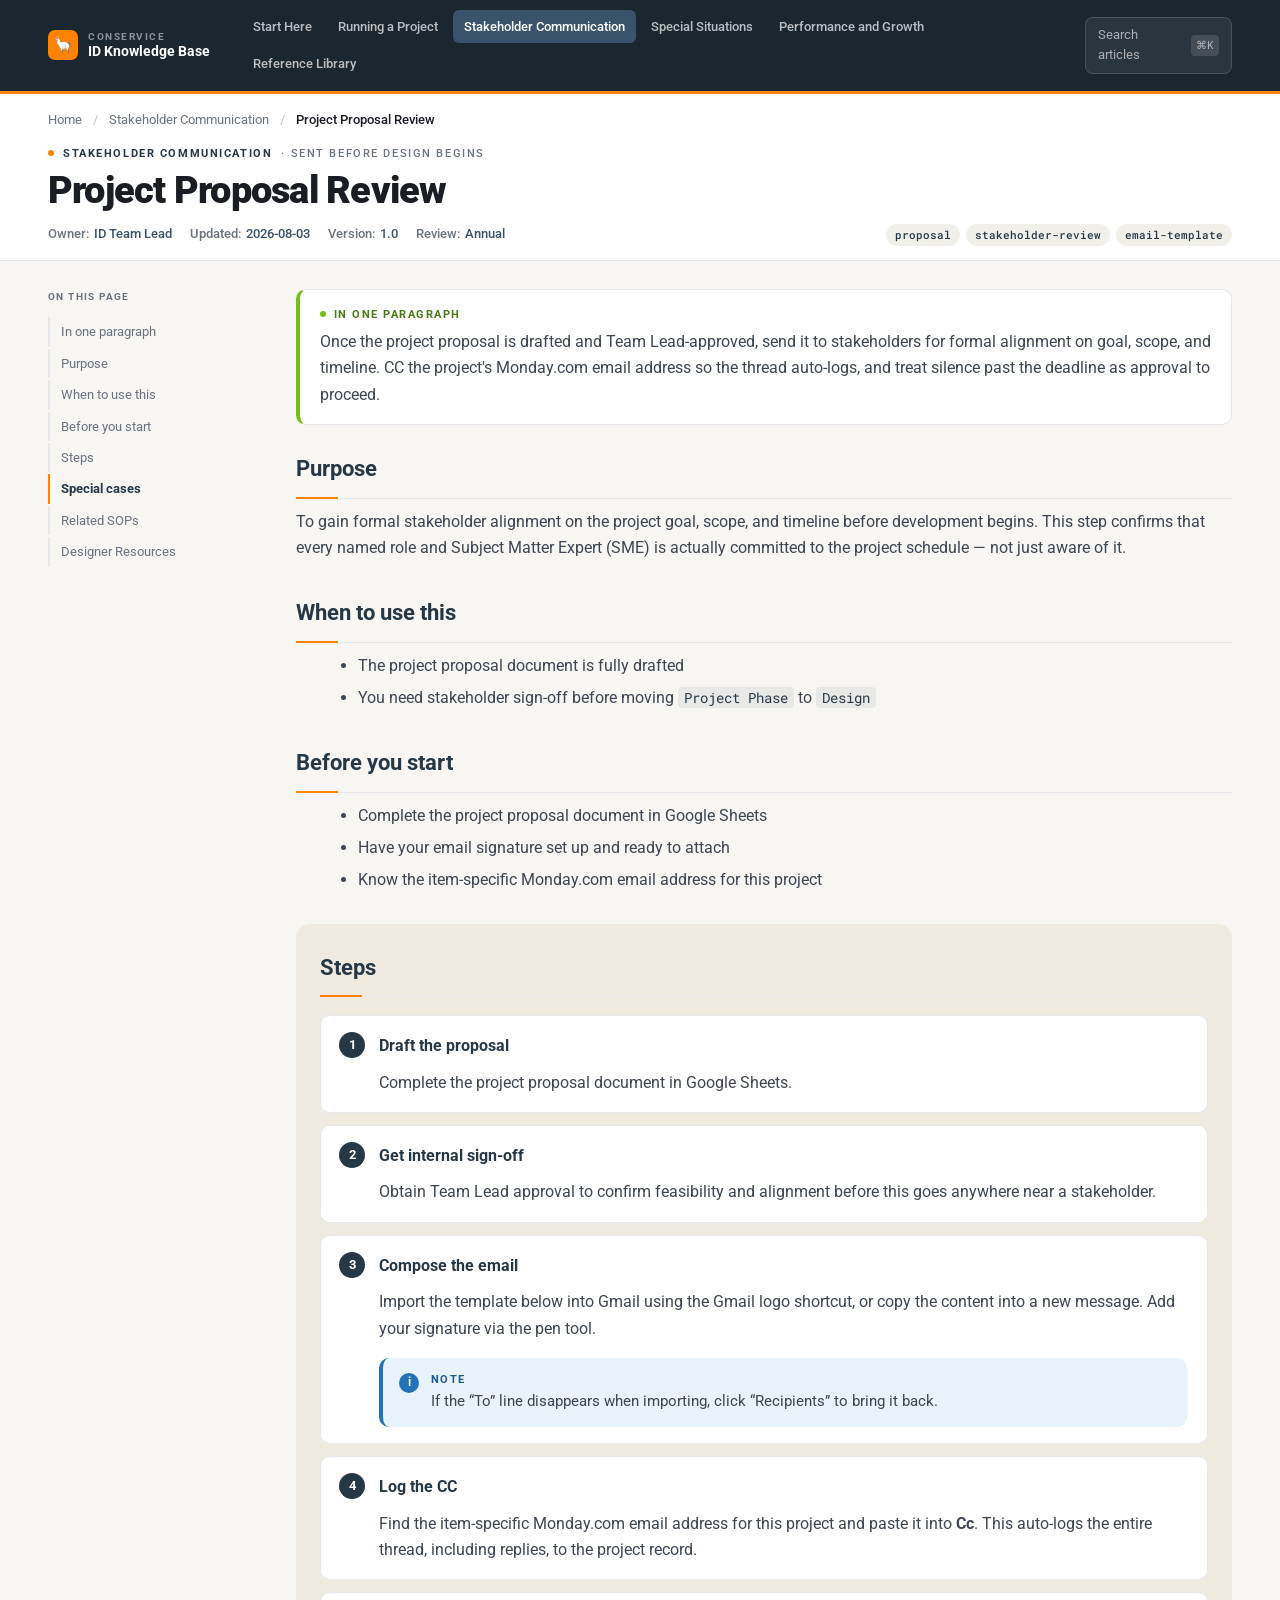
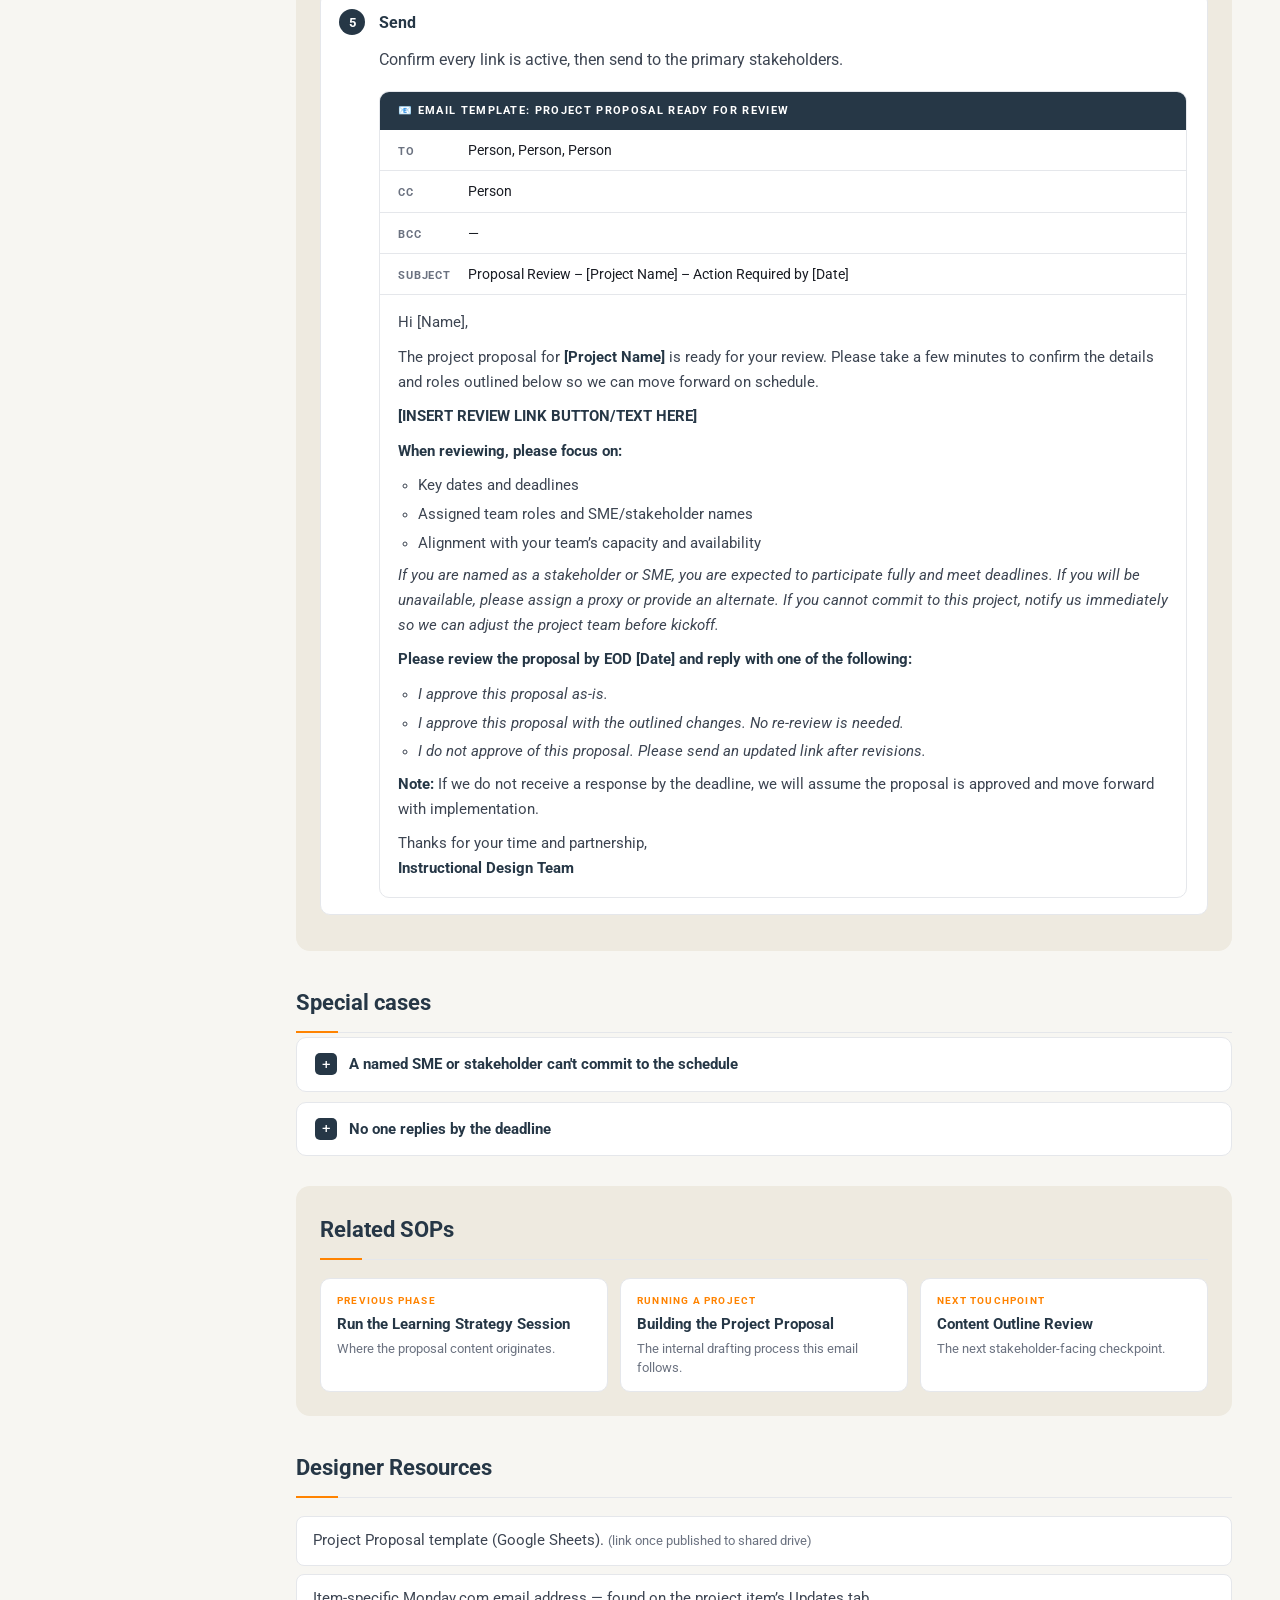
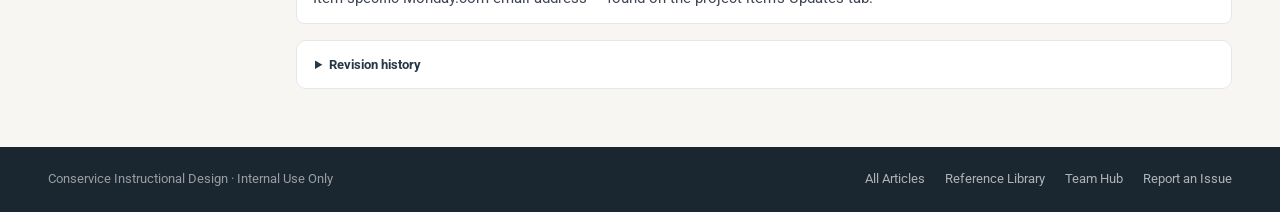
<file: project-proposal-review.html>
<!DOCTYPE html>
<html lang="en">
<head>
<meta charset="UTF-8">
<meta name="viewport" content="width=device-width, initial-scale=1.0">
<title>Project Proposal Review | ID Team KB</title>
<link rel="preconnect" href="https://fonts.googleapis.com">
<link rel="preconnect" href="https://fonts.gstatic.com" crossorigin>
<link href="https://fonts.googleapis.com/css2?family=Roboto:wght@400;500;700;900&family=Roboto+Mono:wght@400;500&display=swap" rel="stylesheet">
<link rel="stylesheet" href="styles.css">
</head>
<body>

<header class="site-header">
  <div class="site-header-inner">
    <a class="brand" href="index.html">
      <span class="brand-mark">🦙</span>
      <span class="brand-text">
        <span class="brand-line-1">Conservice</span>
        <span class="brand-line-2">ID Knowledge Base</span>
      </span>
    </a>
    <nav class="site-nav">
      <a href="index.html#start-here">Start Here</a>
      <a href="index.html#running-a-project">Running a Project</a>
      <a href="index.html#stakeholder-communication" class="active">Stakeholder Communication</a>
      <a href="index.html#special-situations">Special Situations</a>
      <a href="index.html#performance-and-growth">Performance and Growth</a>
      <a href="index.html#reference-library">Reference Library</a>
    </nav>
    <a class="search-btn" href="index.html">
      <span>Search articles</span>
      <kbd>⌘K</kbd>
    </a>
  </div>
</header>

<div class="article-head">
  <div class="article-head-inner">
    <nav class="breadcrumb">
      <a href="index.html">Home</a>
      <span class="sep">/</span>
      <a href="index.html#stakeholder-communication">Stakeholder Communication</a>
      <span class="sep">/</span>
      <span class="current">Project Proposal Review</span>
    </nav>

    <div class="eyebrow">
      <span class="eyebrow-dot"></span>
      Stakeholder Communication
      <span class="phase-of">· Sent before Design begins</span>
    </div>

    <h1>Project Proposal Review</h1>

    <div class="meta-strip">
      <span><strong>Owner:</strong><span class="mv">ID Team Lead</span></span>
      <span><strong>Updated:</strong><span class="mv">2026-08-03</span></span>
      <span><strong>Version:</strong><span class="mv">1.0</span></span>
      <span><strong>Review:</strong><span class="mv">Annual</span></span>
      <span class="tag-group">
        <span class="tag">proposal</span>
        <span class="tag">stakeholder-review</span>
        <span class="tag">email-template</span>
      </span>
    </div>
  </div>
</div>

<div class="article-shell">
  <div class="article-container">

    <aside class="toc">
      <div class="toc-label">On this page</div>
      <ul>
        <li><a href="#summary" class="active">In one paragraph</a></li>
        <li><a href="#purpose">Purpose</a></li>
        <li><a href="#when">When to use this</a></li>
        <li><a href="#before">Before you start</a></li>
        <li><a href="#steps">Steps</a></li>
        <li><a href="#exceptions">Special cases</a></li>
        <li><a href="#related">Related SOPs</a></li>
        <li><a href="#resources">Designer Resources</a></li>
      </ul>
    </aside>

    <main class="article-main">

      <section id="summary">
        <div class="tldr">
          <div class="tldr-label">In one paragraph</div>
          <p>Once the project proposal is drafted and Team Lead-approved, send it to stakeholders for formal alignment on goal, scope, and timeline. CC the project's Monday.com email address so the thread auto-logs, and treat silence past the deadline as approval to proceed.</p>
        </div>
      </section>

      <h2 id="purpose">Purpose</h2>
      <p>To gain formal stakeholder alignment on the project goal, scope, and timeline before development begins. This step confirms that every named role and Subject Matter Expert (SME) is actually committed to the project schedule &mdash; not just aware of it.</p>

      <h2 id="when">When to use this</h2>
      <ul><li>The project proposal document is fully drafted</li><li>You need stakeholder sign-off before moving <span class="field">Project Phase</span> to <span class="field">Design</span></li></ul>

      <h2 id="before">Before you start</h2>
      <ul><li>Complete the project proposal document in Google Sheets</li><li>Have your email signature set up and ready to attach</li><li>Know the item-specific Monday.com email address for this project</li></ul>

      <div class="band">
        <h2 id="steps">Steps</h2>
        <ol class="steps-ol">
          <li>
            <h3>Draft the proposal</h3>
            <p>Complete the project proposal document in Google Sheets.</p>
          </li>
          <li>
            <h3>Get internal sign-off</h3>
            <p>Obtain Team Lead approval to confirm feasibility and alignment before this goes anywhere near a stakeholder.</p>
          </li>
          <li>
            <h3>Compose the email</h3>
            <p>Import the template below into Gmail using the Gmail logo shortcut, or copy the content into a new message. Add your signature via the pen tool.</p>
                        <div class="callout note">
              <span class="callout-icon">i</span>
              <div class="callout-body">
                <span class="c-label">Note</span>
            <p>If the &ldquo;To&rdquo; line disappears when importing, click &ldquo;Recipients&rdquo; to bring it back.</p>
              </div>
            </div>
          </li>
          <li>
            <h3>Log the CC</h3>
            <p>Find the item-specific Monday.com email address for this project and paste it into <strong>Cc</strong>. This auto-logs the entire thread, including replies, to the project record.</p>
          </li>
          <li>
            <h3>Send</h3>
            <p>Confirm every link is active, then send to the primary stakeholders.</p>
            <div class="email-card">
              <div class="email-card-head">📧 Email Template: Project Proposal Ready for Review</div>
              <div class="email-meta">
                <div class="email-meta-row"><span class="em-label">To</span><span class="em-value">Person, Person, Person</span></div>
                <div class="email-meta-row"><span class="em-label">Cc</span><span class="em-value">Person</span></div>
                <div class="email-meta-row"><span class="em-label">Bcc</span><span class="em-value">&mdash;</span></div>
                <div class="email-meta-row"><span class="em-label">Subject</span><span class="em-value">Proposal Review &ndash; [Project Name] &ndash; Action Required by [Date]</span></div>
              </div>
              <div class="email-body">
              <p>Hi [Name],</p>
              <p>The project proposal for <strong>[Project Name]</strong> is ready for your review. Please take a few minutes to confirm the details and roles outlined below so we can move forward on schedule.</p>
              <p><strong>[INSERT REVIEW LINK BUTTON/TEXT HERE]</strong></p>
              <p><strong>When reviewing, please focus on:</strong></p>
              <ul class="em-list">
                <li>Key dates and deadlines</li>
                <li>Assigned team roles and SME/stakeholder names</li>
                <li>Alignment with your team&rsquo;s capacity and availability</li>
              </ul>
              <p><em>If you are named as a stakeholder or SME, you are expected to participate fully and meet deadlines. If you will be unavailable, please assign a proxy or provide an alternate. If you cannot commit to this project, notify us immediately so we can adjust the project team before kickoff.</em></p>
              <p><strong>Please review the proposal by EOD [Date] and reply with one of the following:</strong></p>
              <ul class="em-list">
                <li><em>I approve this proposal as-is.</em></li>
                <li><em>I approve this proposal with the outlined changes. No re-review is needed.</em></li>
                <li><em>I do not approve of this proposal. Please send an updated link after revisions.</em></li>
              </ul>
              <p><strong>Note:</strong> If we do not receive a response by the deadline, we will assume the proposal is approved and move forward with implementation.</p>
              <p>Thanks for your time and partnership,<br><strong>Instructional Design Team</strong></p>
              </div>
            </div>
          </li>
        </ol>
      </div>

      <h2 id="exceptions">Special cases</h2>
      <details class="case">
        <summary>A named SME or stakeholder can't commit to the schedule</summary>
        <div class="case-body">
          <p>Per the template note, they should notify you immediately, before kickoff, so the project team can be adjusted. Don&rsquo;t wait for this to surface mid-project &mdash; flag it the moment it comes up in reply.</p>
        </div>
      </details>
      <details class="case">
        <summary>No one replies by the deadline</summary>
        <div class="case-body">
          <p>Silence is treated as approval. Move the <span class="field">Project Phase</span> forward and proceed with implementation &mdash; but keep the sent email in the thread as your record that the review window was offered.</p>
        </div>
      </details>

      <div class="band">
        <h2 id="related">Related SOPs</h2>
        <div class="related-grid">
          <a class="related-card" href="learning-strategy-session.html">
            <div class="rc-kicker">Previous Phase</div>
            <div class="rc-title">Run the Learning Strategy Session</div>
            <div class="rc-desc">Where the proposal content originates.</div>
          </a>
          <a class="related-card" href="index.html#running-a-project">
            <div class="rc-kicker">Running a Project</div>
            <div class="rc-title">Building the Project Proposal</div>
            <div class="rc-desc">The internal drafting process this email follows.</div>
          </a>
          <a class="related-card" href="content-outline-review.html">
            <div class="rc-kicker">Next Touchpoint</div>
            <div class="rc-title">Content Outline Review</div>
            <div class="rc-desc">The next stakeholder-facing checkpoint.</div>
          </a>
        </div>
      </div>

      <h2 id="resources">Designer Resources</h2>
      <ul class="resources-list">
        <li>Project Proposal template (Google Sheets). <em>(link once published to shared drive)</em></li>
        <li>Item-specific Monday.com email address &mdash; found on the project item&rsquo;s Updates tab.</li>
      </ul>

      <div class="article-footer">
        <details class="revhist">
          <summary>Revision history</summary>
          <ul>
            <li><span class="sha">initial</span> 2026-08-03 — v1.0: initial publication. Consolidated from Design Team SOP §3.1.</li>
          </ul>
        </details>
      </div>

    </main>
  </div>
</div>

<footer class="site-footer">
  <div class="site-footer-inner">
    <span>Conservice Instructional Design · Internal Use Only</span>
    <span class="site-footer-links">
      <a href="index.html">All Articles</a>
      <a href="index.html#reference-library">Reference Library</a>
      <a href="#">Team Hub</a>
      <a href="#">Report an Issue</a>
    </span>
  </div>
</footer>

<script>
(function () {
  var links = Array.prototype.slice.call(document.querySelectorAll('.toc a'));
  var targets = links
    .map(function (a) { return document.querySelector(a.getAttribute('href')); })
    .filter(Boolean);

  function setActive(id) {
    links.forEach(function (a) {
      a.classList.toggle('active', a.getAttribute('href') === '#' + id);
    });
  }

  if ('IntersectionObserver' in window) {
    var obs = new IntersectionObserver(function (entries) {
      entries.forEach(function (e) { if (e.isIntersecting) setActive(e.target.id); });
    }, { rootMargin: '-100px 0px -70% 0px', threshold: 0 });
    targets.forEach(function (t) { obs.observe(t); });
  }
})();
</script>

</body>
</html>
</file>
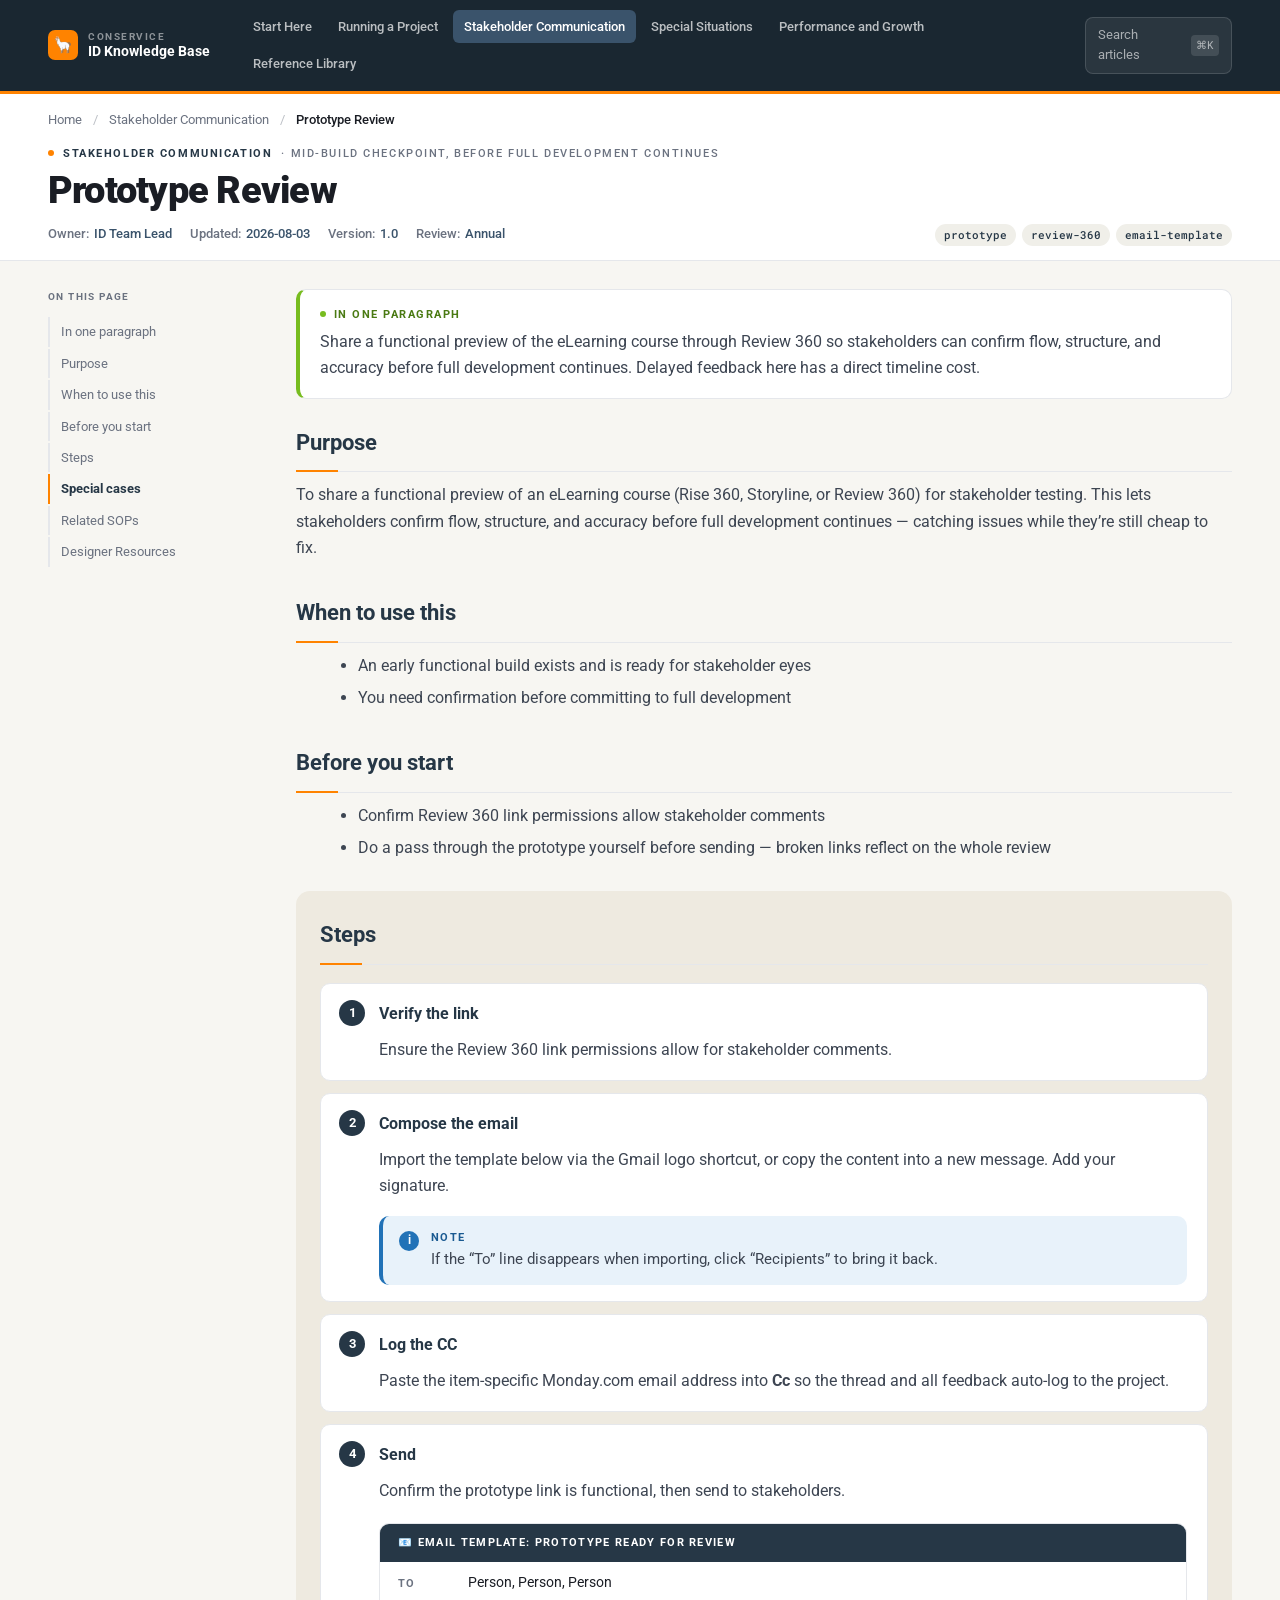
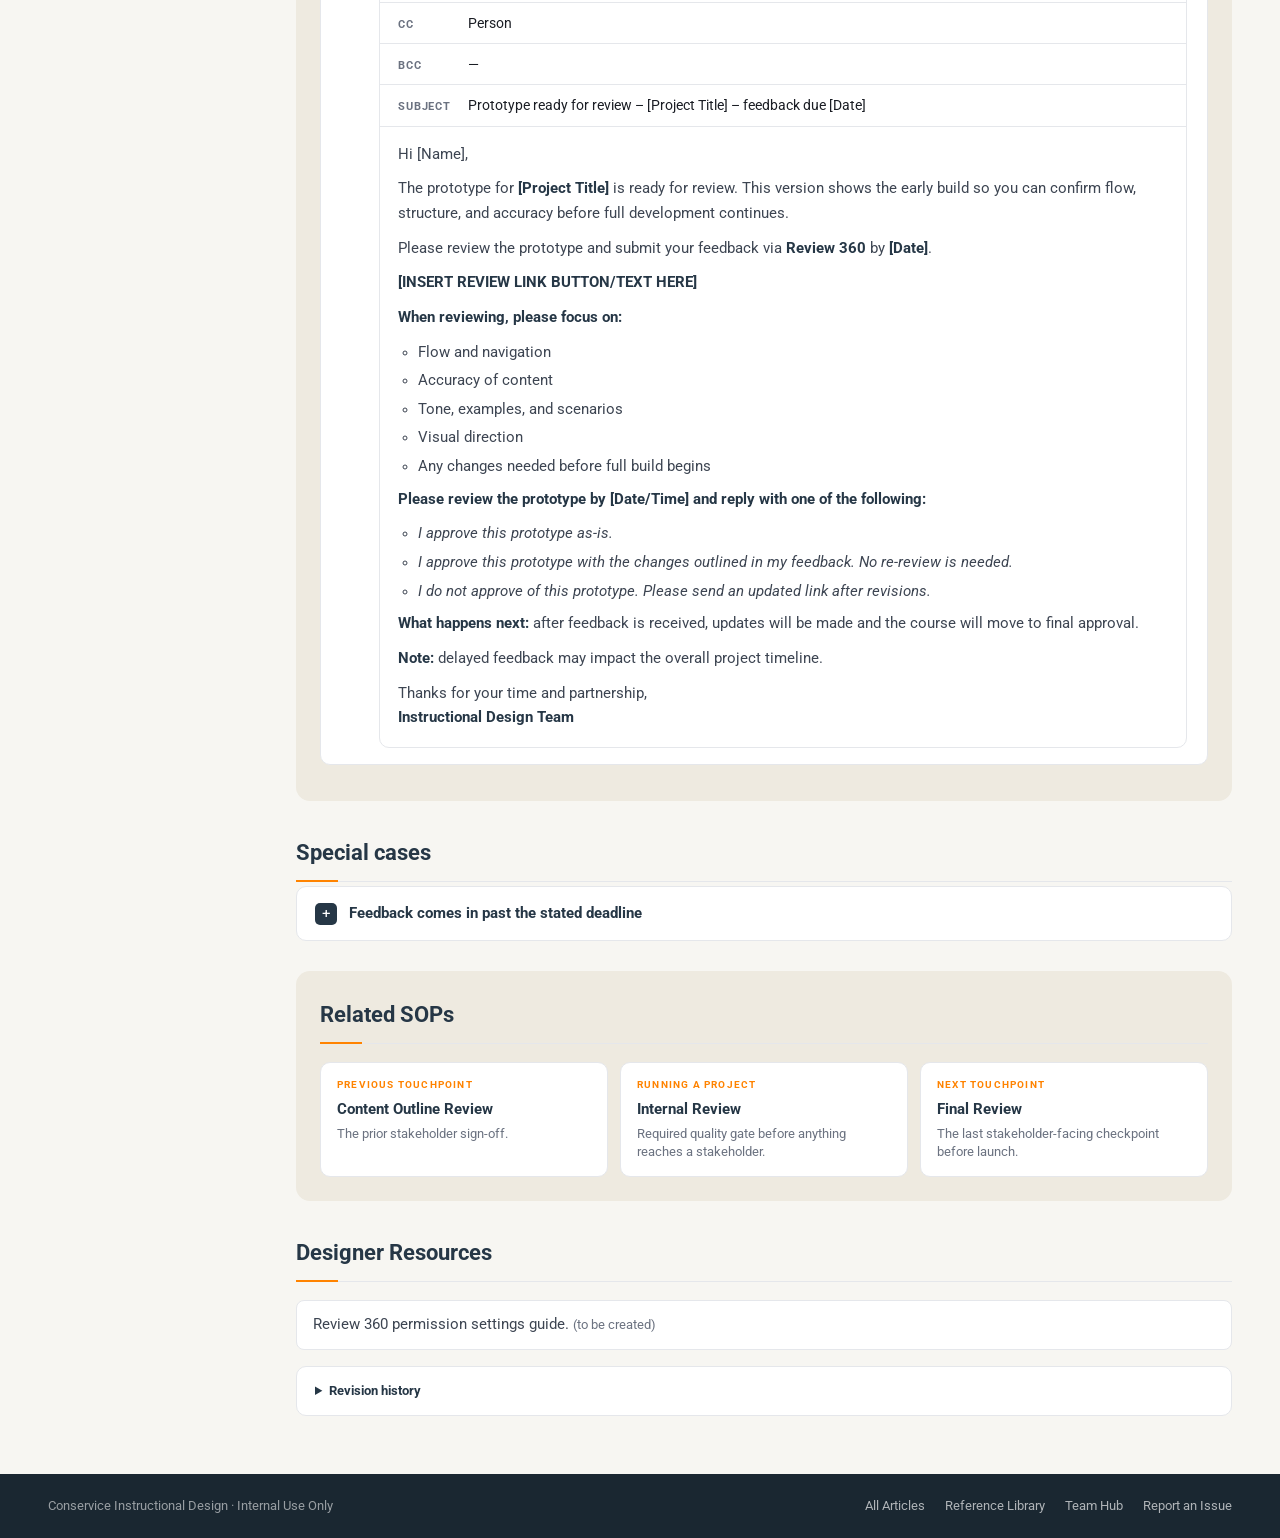
<file: prototype-review.html>
<!DOCTYPE html>
<html lang="en">
<head>
<meta charset="UTF-8">
<meta name="viewport" content="width=device-width, initial-scale=1.0">
<title>Prototype Review | ID Team KB</title>
<link rel="preconnect" href="https://fonts.googleapis.com">
<link rel="preconnect" href="https://fonts.gstatic.com" crossorigin>
<link href="https://fonts.googleapis.com/css2?family=Roboto:wght@400;500;700;900&family=Roboto+Mono:wght@400;500&display=swap" rel="stylesheet">
<link rel="stylesheet" href="styles.css">
</head>
<body>

<header class="site-header">
  <div class="site-header-inner">
    <a class="brand" href="index.html">
      <span class="brand-mark">🦙</span>
      <span class="brand-text">
        <span class="brand-line-1">Conservice</span>
        <span class="brand-line-2">ID Knowledge Base</span>
      </span>
    </a>
    <nav class="site-nav">
      <a href="index.html#start-here">Start Here</a>
      <a href="index.html#running-a-project">Running a Project</a>
      <a href="index.html#stakeholder-communication" class="active">Stakeholder Communication</a>
      <a href="index.html#special-situations">Special Situations</a>
      <a href="index.html#performance-and-growth">Performance and Growth</a>
      <a href="index.html#reference-library">Reference Library</a>
    </nav>
    <a class="search-btn" href="index.html">
      <span>Search articles</span>
      <kbd>⌘K</kbd>
    </a>
  </div>
</header>

<div class="article-head">
  <div class="article-head-inner">
    <nav class="breadcrumb">
      <a href="index.html">Home</a>
      <span class="sep">/</span>
      <a href="index.html#stakeholder-communication">Stakeholder Communication</a>
      <span class="sep">/</span>
      <span class="current">Prototype Review</span>
    </nav>

    <div class="eyebrow">
      <span class="eyebrow-dot"></span>
      Stakeholder Communication
      <span class="phase-of">· Mid-build checkpoint, before full development continues</span>
    </div>

    <h1>Prototype Review</h1>

    <div class="meta-strip">
      <span><strong>Owner:</strong><span class="mv">ID Team Lead</span></span>
      <span><strong>Updated:</strong><span class="mv">2026-08-03</span></span>
      <span><strong>Version:</strong><span class="mv">1.0</span></span>
      <span><strong>Review:</strong><span class="mv">Annual</span></span>
      <span class="tag-group">
        <span class="tag">prototype</span>
        <span class="tag">review-360</span>
        <span class="tag">email-template</span>
      </span>
    </div>
  </div>
</div>

<div class="article-shell">
  <div class="article-container">

    <aside class="toc">
      <div class="toc-label">On this page</div>
      <ul>
        <li><a href="#summary" class="active">In one paragraph</a></li>
        <li><a href="#purpose">Purpose</a></li>
        <li><a href="#when">When to use this</a></li>
        <li><a href="#before">Before you start</a></li>
        <li><a href="#steps">Steps</a></li>
        <li><a href="#exceptions">Special cases</a></li>
        <li><a href="#related">Related SOPs</a></li>
        <li><a href="#resources">Designer Resources</a></li>
      </ul>
    </aside>

    <main class="article-main">

      <section id="summary">
        <div class="tldr">
          <div class="tldr-label">In one paragraph</div>
          <p>Share a functional preview of the eLearning course through Review 360 so stakeholders can confirm flow, structure, and accuracy before full development continues. Delayed feedback here has a direct timeline cost.</p>
        </div>
      </section>

      <h2 id="purpose">Purpose</h2>
      <p>To share a functional preview of an eLearning course (Rise 360, Storyline, or Review 360) for stakeholder testing. This lets stakeholders confirm flow, structure, and accuracy before full development continues &mdash; catching issues while they&rsquo;re still cheap to fix.</p>

      <h2 id="when">When to use this</h2>
      <ul><li>An early functional build exists and is ready for stakeholder eyes</li><li>You need confirmation before committing to full development</li></ul>

      <h2 id="before">Before you start</h2>
      <ul><li>Confirm Review 360 link permissions allow stakeholder comments</li><li>Do a pass through the prototype yourself before sending &mdash; broken links reflect on the whole review</li></ul>

      <div class="band">
        <h2 id="steps">Steps</h2>
        <ol class="steps-ol">
          <li>
            <h3>Verify the link</h3>
            <p>Ensure the Review 360 link permissions allow for stakeholder comments.</p>
          </li>
          <li>
            <h3>Compose the email</h3>
            <p>Import the template below via the Gmail logo shortcut, or copy the content into a new message. Add your signature.</p>
                        <div class="callout note">
              <span class="callout-icon">i</span>
              <div class="callout-body">
                <span class="c-label">Note</span>
            <p>If the &ldquo;To&rdquo; line disappears when importing, click &ldquo;Recipients&rdquo; to bring it back.</p>
              </div>
            </div>
          </li>
          <li>
            <h3>Log the CC</h3>
            <p>Paste the item-specific Monday.com email address into <strong>Cc</strong> so the thread and all feedback auto-log to the project.</p>
          </li>
          <li>
            <h3>Send</h3>
            <p>Confirm the prototype link is functional, then send to stakeholders.</p>
            <div class="email-card">
              <div class="email-card-head">📧 Email Template: Prototype Ready for Review</div>
              <div class="email-meta">
                <div class="email-meta-row"><span class="em-label">To</span><span class="em-value">Person, Person, Person</span></div>
                <div class="email-meta-row"><span class="em-label">Cc</span><span class="em-value">Person</span></div>
                <div class="email-meta-row"><span class="em-label">Bcc</span><span class="em-value">&mdash;</span></div>
                <div class="email-meta-row"><span class="em-label">Subject</span><span class="em-value">Prototype ready for review &ndash; [Project Title] &ndash; feedback due [Date]</span></div>
              </div>
              <div class="email-body">
              <p>Hi [Name],</p>
              <p>The prototype for <strong>[Project Title]</strong> is ready for review. This version shows the early build so you can confirm flow, structure, and accuracy before full development continues.</p>
              <p>Please review the prototype and submit your feedback via <strong>Review 360</strong> by <strong>[Date]</strong>.</p>
              <p><strong>[INSERT REVIEW LINK BUTTON/TEXT HERE]</strong></p>
              <p><strong>When reviewing, please focus on:</strong></p>
              <ul class="em-list">
                <li>Flow and navigation</li>
                <li>Accuracy of content</li>
                <li>Tone, examples, and scenarios</li>
                <li>Visual direction</li>
                <li>Any changes needed before full build begins</li>
              </ul>
              <p><strong>Please review the prototype by [Date/Time] and reply with one of the following:</strong></p>
              <ul class="em-list">
                <li><em>I approve this prototype as-is.</em></li>
                <li><em>I approve this prototype with the changes outlined in my feedback. No re-review is needed.</em></li>
                <li><em>I do not approve of this prototype. Please send an updated link after revisions.</em></li>
              </ul>
              <p><strong>What happens next:</strong> after feedback is received, updates will be made and the course will move to final approval.</p>
              <p><strong>Note:</strong> delayed feedback may impact the overall project timeline.</p>
              <p>Thanks for your time and partnership,<br><strong>Instructional Design Team</strong></p>
              </div>
            </div>
          </li>
        </ol>
      </div>

      <h2 id="exceptions">Special cases</h2>
      <details class="case">
        <summary>Feedback comes in past the stated deadline</summary>
        <div class="case-body">
          <p>Unlike the proposal and outline templates, this one has no silence-equals-approval clause &mdash; the note explicitly says delayed feedback impacts the timeline instead. Follow up directly rather than assuming approval, and flag the schedule risk to your Team Lead.</p>
        </div>
      </details>

      <div class="band">
        <h2 id="related">Related SOPs</h2>
        <div class="related-grid">
          <a class="related-card" href="content-outline-review.html">
            <div class="rc-kicker">Previous Touchpoint</div>
            <div class="rc-title">Content Outline Review</div>
            <div class="rc-desc">The prior stakeholder sign-off.</div>
          </a>
          <a class="related-card" href="index.html#running-a-project">
            <div class="rc-kicker">Running a Project</div>
            <div class="rc-title">Internal Review</div>
            <div class="rc-desc">Required quality gate before anything reaches a stakeholder.</div>
          </a>
          <a class="related-card" href="final-review.html">
            <div class="rc-kicker">Next Touchpoint</div>
            <div class="rc-title">Final Review</div>
            <div class="rc-desc">The last stakeholder-facing checkpoint before launch.</div>
          </a>
        </div>
      </div>

      <h2 id="resources">Designer Resources</h2>
      <ul class="resources-list">
        <li>Review 360 permission settings guide. <em>(to be created)</em></li>
      </ul>

      <div class="article-footer">
        <details class="revhist">
          <summary>Revision history</summary>
          <ul>
            <li><span class="sha">initial</span> 2026-08-03 — v1.0: initial publication. Consolidated from Design Team SOP §3.3.</li>
          </ul>
        </details>
      </div>

    </main>
  </div>
</div>

<footer class="site-footer">
  <div class="site-footer-inner">
    <span>Conservice Instructional Design · Internal Use Only</span>
    <span class="site-footer-links">
      <a href="index.html">All Articles</a>
      <a href="index.html#reference-library">Reference Library</a>
      <a href="#">Team Hub</a>
      <a href="#">Report an Issue</a>
    </span>
  </div>
</footer>

<script>
(function () {
  var links = Array.prototype.slice.call(document.querySelectorAll('.toc a'));
  var targets = links
    .map(function (a) { return document.querySelector(a.getAttribute('href')); })
    .filter(Boolean);

  function setActive(id) {
    links.forEach(function (a) {
      a.classList.toggle('active', a.getAttribute('href') === '#' + id);
    });
  }

  if ('IntersectionObserver' in window) {
    var obs = new IntersectionObserver(function (entries) {
      entries.forEach(function (e) { if (e.isIntersecting) setActive(e.target.id); });
    }, { rootMargin: '-100px 0px -70% 0px', threshold: 0 });
    targets.forEach(function (t) { obs.observe(t); });
  }
})();
</script>

</body>
</html>
</file>
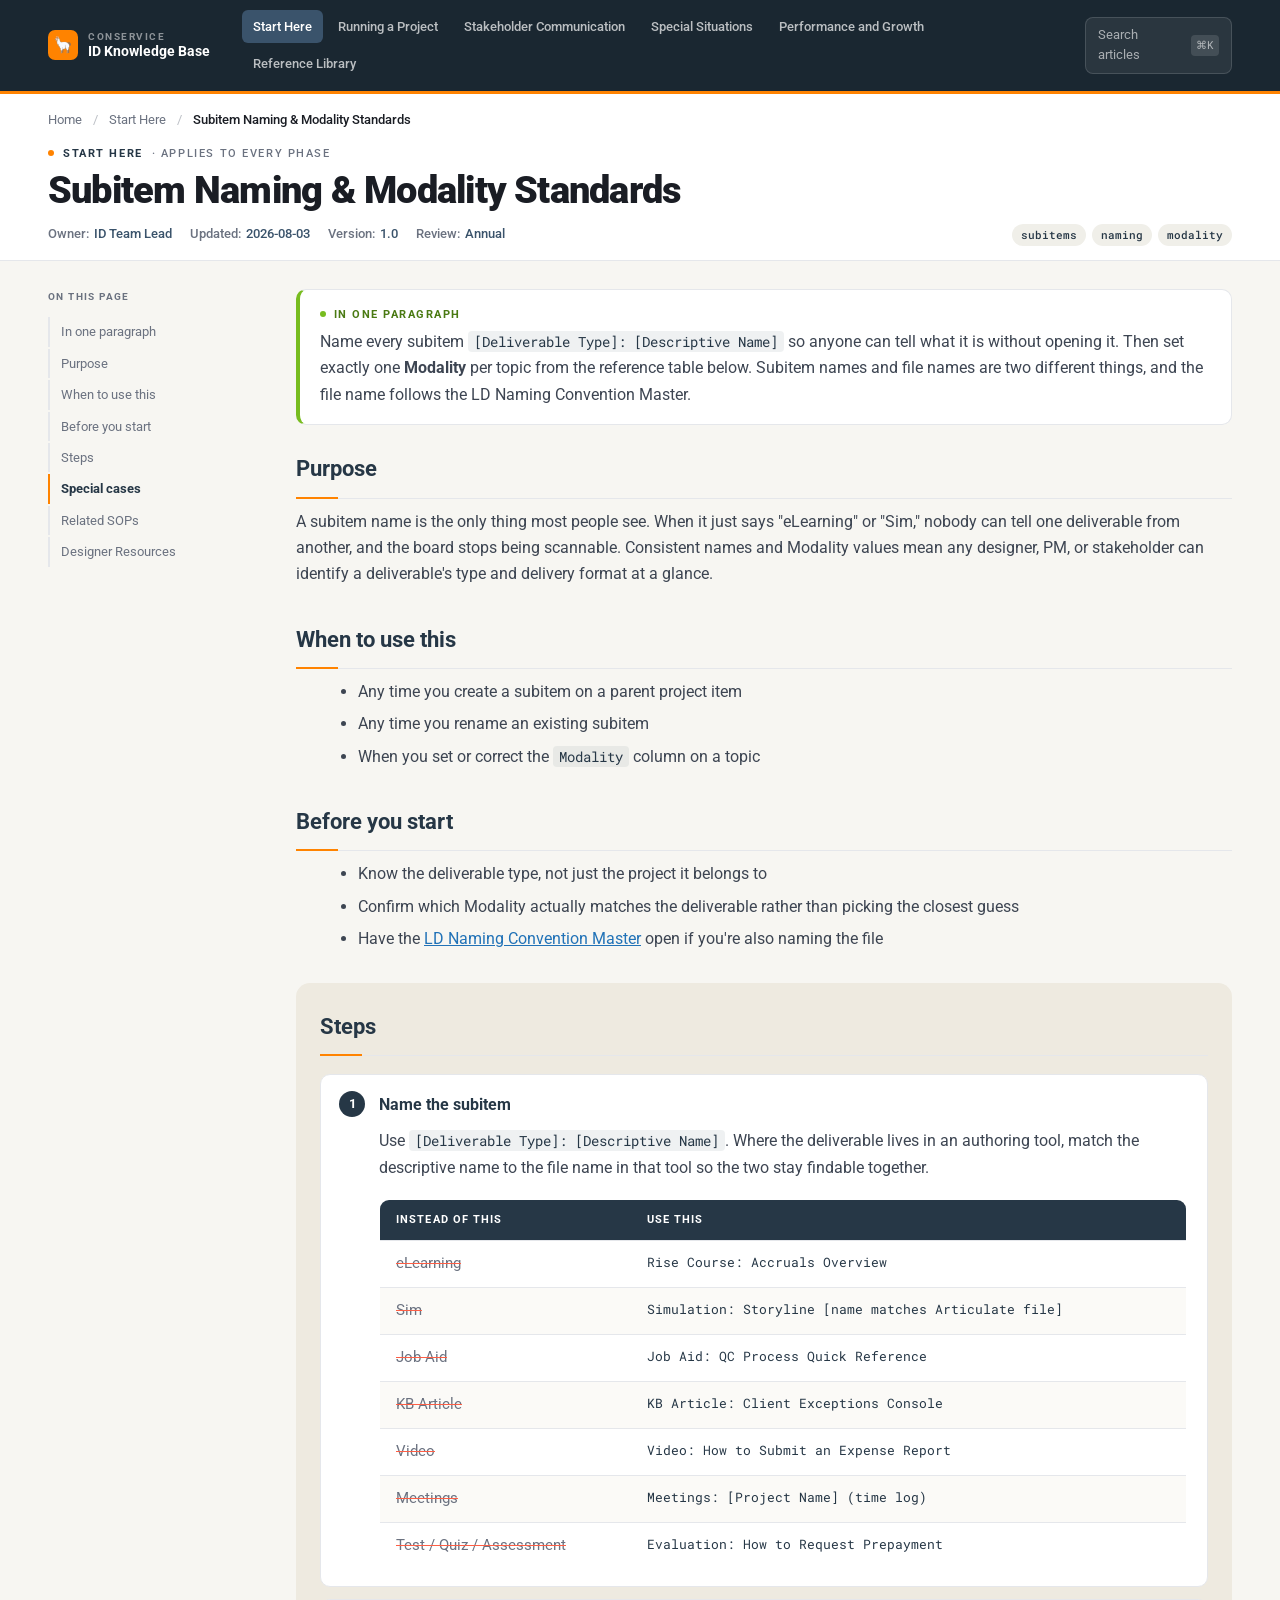
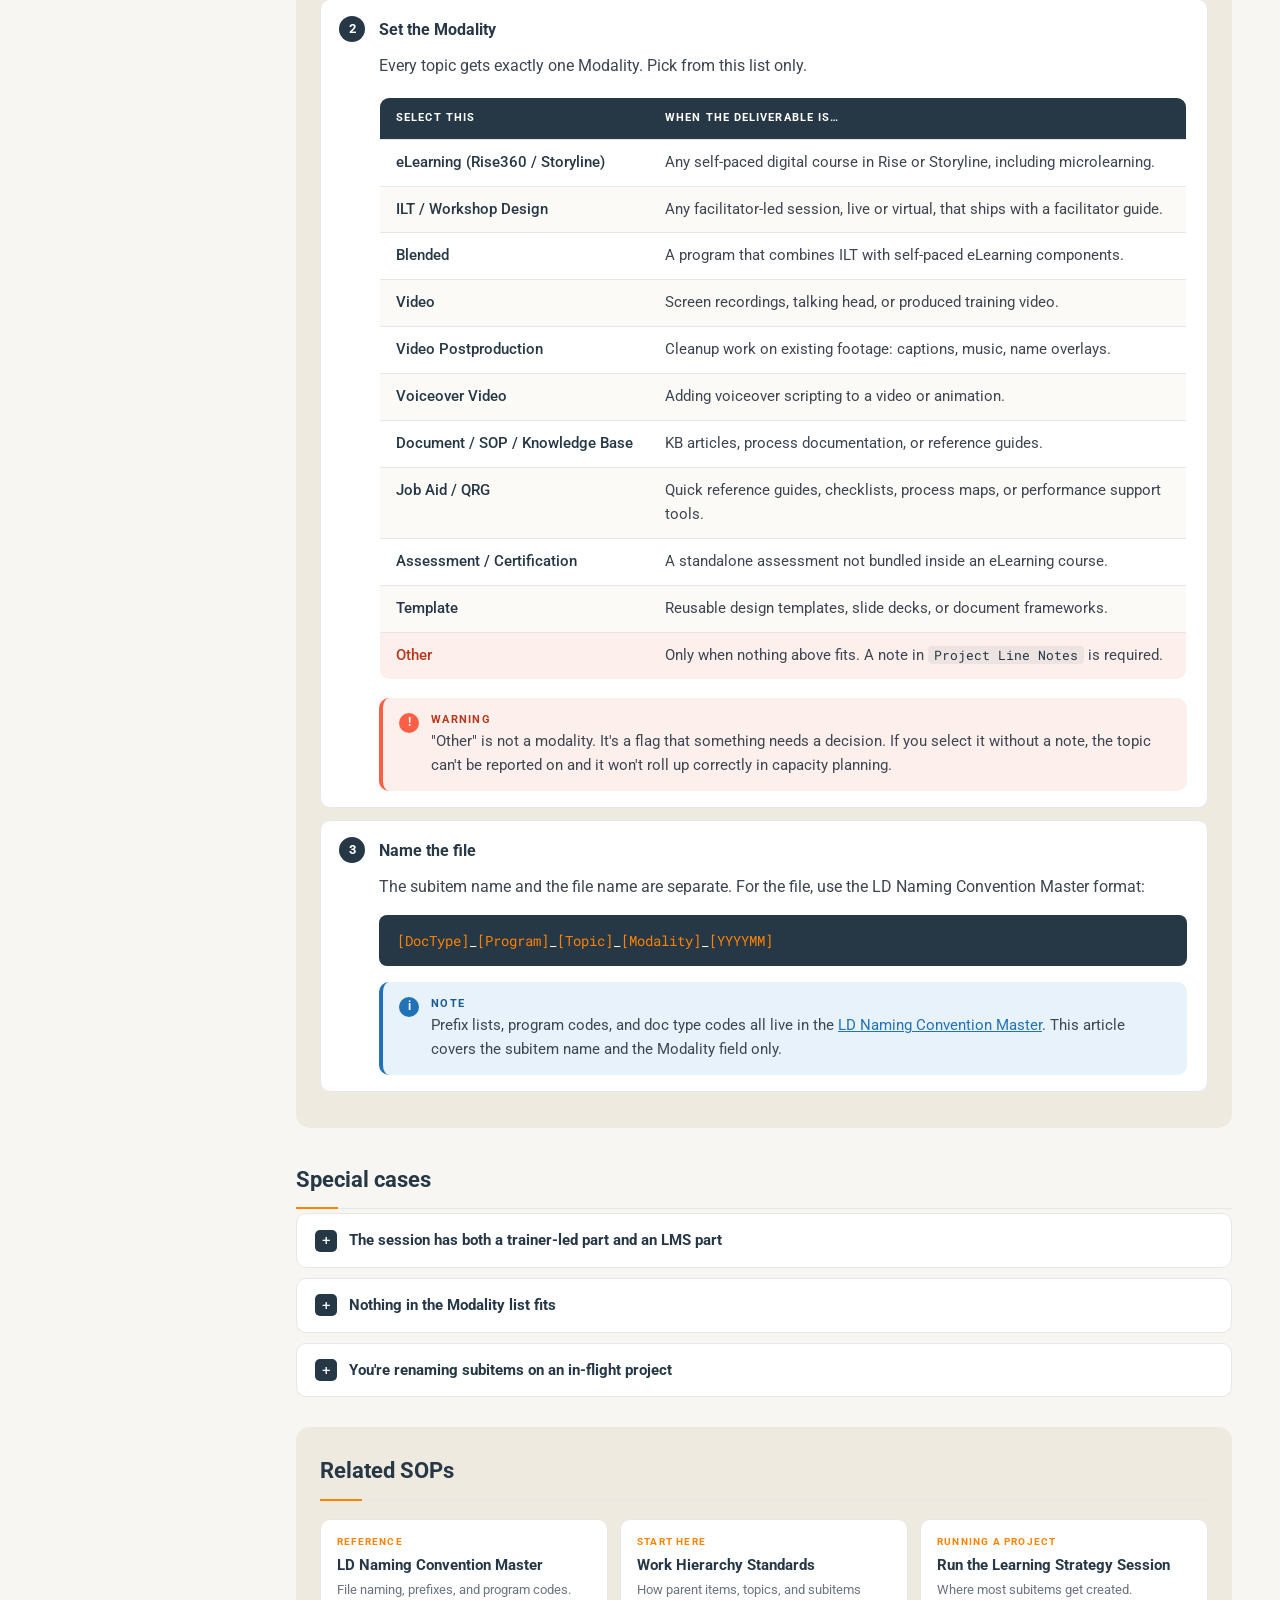
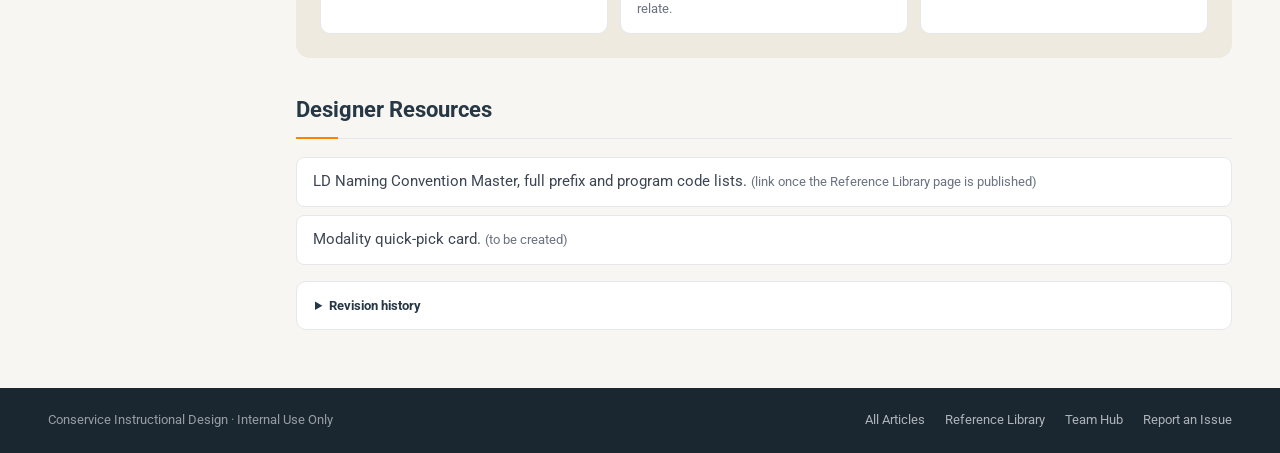
<file: subitem-naming-standards.html>
<!DOCTYPE html>
<html lang="en">
<head>
<meta charset="UTF-8">
<meta name="viewport" content="width=device-width, initial-scale=1.0">
<title>Subitem Naming &amp; Modality Standards | ID Team KB</title>
<link rel="preconnect" href="https://fonts.googleapis.com">
<link rel="preconnect" href="https://fonts.gstatic.com" crossorigin>
<link href="https://fonts.googleapis.com/css2?family=Roboto:wght@400;500;700;900&family=Roboto+Mono:wght@400;500&display=swap" rel="stylesheet">
<link rel="stylesheet" href="styles.css">
</head>
<body>

<header class="site-header">
  <div class="site-header-inner">
    <a class="brand" href="index.html">
      <span class="brand-mark">🦙</span>
      <span class="brand-text">
        <span class="brand-line-1">Conservice</span>
        <span class="brand-line-2">ID Knowledge Base</span>
      </span>
    </a>
    <nav class="site-nav">
      <a href="index.html#start-here" class="active">Start Here</a>
      <a href="index.html#running-a-project">Running a Project</a>
      <a href="index.html#stakeholder-communication">Stakeholder Communication</a>
      <a href="index.html#special-situations">Special Situations</a>
      <a href="index.html#performance-and-growth">Performance and Growth</a>
      <a href="index.html#reference-library">Reference Library</a>
    </nav>
    <a class="search-btn" href="index.html">
      <span>Search articles</span>
      <kbd>⌘K</kbd>
    </a>
  </div>
</header>

<div class="article-head">
  <div class="article-head-inner">
    <nav class="breadcrumb">
      <a href="index.html">Home</a>
      <span class="sep">/</span>
      <a href="index.html#start-here">Start Here</a>
      <span class="sep">/</span>
      <span class="current">Subitem Naming &amp; Modality Standards</span>
    </nav>

    <div class="eyebrow">
      <span class="eyebrow-dot"></span>
      Start Here
      <span class="phase-of">· Applies to every phase</span>
    </div>

    <h1>Subitem Naming &amp; Modality Standards</h1>

    <div class="meta-strip">
      <span><strong>Owner:</strong><span class="mv">ID Team Lead</span></span>
      <span><strong>Updated:</strong><span class="mv">2026-08-03</span></span>
      <span><strong>Version:</strong><span class="mv">1.0</span></span>
      <span><strong>Review:</strong><span class="mv">Annual</span></span>
      <span class="tag-group">
        <span class="tag">subitems</span>
        <span class="tag">naming</span>
        <span class="tag">modality</span>
      </span>
    </div>
  </div>
</div>

<div class="article-shell">
  <div class="article-container">

    <aside class="toc">
      <div class="toc-label">On this page</div>
      <ul>
        <li><a href="#summary" class="active">In one paragraph</a></li>
        <li><a href="#purpose">Purpose</a></li>
        <li><a href="#when">When to use this</a></li>
        <li><a href="#before">Before you start</a></li>
        <li><a href="#steps">Steps</a></li>
        <li><a href="#exceptions">Special cases</a></li>
        <li><a href="#related">Related SOPs</a></li>
        <li><a href="#resources">Designer Resources</a></li>
      </ul>
    </aside>

    <main class="article-main">

      <section id="summary">
        <div class="tldr">
          <div class="tldr-label">In one paragraph</div>
          <p>Name every subitem <span class="field">[Deliverable Type]: [Descriptive Name]</span> so anyone can tell what it is without opening it. Then set exactly one <strong>Modality</strong> per topic from the reference table below. Subitem names and file names are two different things, and the file name follows the LD Naming Convention Master.</p>
        </div>
      </section>

      <h2 id="purpose">Purpose</h2>
      <p>A subitem name is the only thing most people see. When it just says "eLearning" or "Sim," nobody can tell one deliverable from another, and the board stops being scannable. Consistent names and Modality values mean any designer, PM, or stakeholder can identify a deliverable's type and delivery format at a glance.</p>

      <h2 id="when">When to use this</h2>
      <ul>
        <li>Any time you create a subitem on a parent project item</li>
        <li>Any time you rename an existing subitem</li>
        <li>When you set or correct the <span class="field">Modality</span> column on a topic</li>
      </ul>

      <h2 id="before">Before you start</h2>
      <ul>
        <li>Know the deliverable type, not just the project it belongs to</li>
        <li>Confirm which Modality actually matches the deliverable rather than picking the closest guess</li>
        <li>Have the <a href="index.html#reference-library">LD Naming Convention Master</a> open if you're also naming the file</li>
      </ul>

      <div class="band">
        <h2 id="steps">Steps</h2>
        <ol class="steps-ol">

          <li>
            <h3>Name the subitem</h3>
            <p>Use <span class="field">[Deliverable Type]: [Descriptive Name]</span>. Where the deliverable lives in an authoring tool, match the descriptive name to the file name in that tool so the two stay findable together.</p>
            <div class="ref-table-wrap">
              <table class="ref-table compare">
                <thead>
                  <tr><th>Instead of this</th><th>Use this</th></tr>
                </thead>
                <tbody>
                  <tr><td>eLearning</td><td>Rise Course: Accruals Overview</td></tr>
                  <tr><td>Sim</td><td>Simulation: Storyline [name matches Articulate file]</td></tr>
                  <tr><td>Job Aid</td><td>Job Aid: QC Process Quick Reference</td></tr>
                  <tr><td>KB Article</td><td>KB Article: Client Exceptions Console</td></tr>
                  <tr><td>Video</td><td>Video: How to Submit an Expense Report</td></tr>
                  <tr><td>Meetings</td><td>Meetings: [Project Name] (time log)</td></tr>
                  <tr><td>Test / Quiz / Assessment</td><td>Evaluation: How to Request Prepayment</td></tr>
                </tbody>
              </table>
            </div>
          </li>

          <li>
            <h3>Set the Modality</h3>
            <p>Every topic gets exactly one Modality. Pick from this list only.</p>
            <div class="ref-table-wrap">
              <table class="ref-table">
                <thead>
                  <tr><th>Select this</th><th>When the deliverable is…</th></tr>
                </thead>
                <tbody>
                  <tr><td>eLearning (Rise360 / Storyline)</td><td>Any self-paced digital course in Rise or Storyline, including microlearning.</td></tr>
                  <tr><td>ILT / Workshop Design</td><td>Any facilitator-led session, live or virtual, that ships with a facilitator guide.</td></tr>
                  <tr><td>Blended</td><td>A program that combines ILT with self-paced eLearning components.</td></tr>
                  <tr><td>Video</td><td>Screen recordings, talking head, or produced training video.</td></tr>
                  <tr><td>Video Postproduction</td><td>Cleanup work on existing footage: captions, music, name overlays.</td></tr>
                  <tr><td>Voiceover Video</td><td>Adding voiceover scripting to a video or animation.</td></tr>
                  <tr><td>Document / SOP / Knowledge Base</td><td>KB articles, process documentation, or reference guides.</td></tr>
                  <tr><td>Job Aid / QRG</td><td>Quick reference guides, checklists, process maps, or performance support tools.</td></tr>
                  <tr><td>Assessment / Certification</td><td>A standalone assessment not bundled inside an eLearning course.</td></tr>
                  <tr><td>Template</td><td>Reusable design templates, slide decks, or document frameworks.</td></tr>
                  <tr class="needs-note"><td>Other</td><td>Only when nothing above fits. A note in <span class="field">Project Line Notes</span> is required.</td></tr>
                </tbody>
              </table>
            </div>
            <div class="callout warning">
              <span class="callout-icon">!</span>
              <div class="callout-body">
                <span class="c-label">Warning</span>
                <p>"Other" is not a modality. It's a flag that something needs a decision. If you select it without a note, the topic can't be reported on and it won't roll up correctly in capacity planning.</p>
              </div>
            </div>
          </li>

          <li>
            <h3>Name the file</h3>
            <p>The subitem name and the file name are separate. For the file, use the LD Naming Convention Master format:</p>
            <div class="spec"><span class="spec-var">[DocType]</span>_<span class="spec-var">[Program]</span>_<span class="spec-var">[Topic]</span>_<span class="spec-var">[Modality]</span>_<span class="spec-var">[YYYYMM]</span></div>
            <div class="callout note">
              <span class="callout-icon">i</span>
              <div class="callout-body">
                <span class="c-label">Note</span>
                <p>Prefix lists, program codes, and doc type codes all live in the <a href="index.html#reference-library">LD Naming Convention Master</a>. This article covers the subitem name and the Modality field only.</p>
              </div>
            </div>
          </li>

        </ol>
      </div>

      <h2 id="exceptions">Special cases</h2>

      <details class="case">
        <summary>The session has both a trainer-led part and an LMS part</summary>
        <div class="case-body">
          <p>Don't stack two modalities on one topic. Split it: each component becomes its own topic with its own subitem, file, and Modality.</p>
          <p>The Facilitator Guide handles sequencing between them. The file name doesn't.</p>
        </div>
      </details>

      <details class="case">
        <summary>Nothing in the Modality list fits</summary>
        <div class="case-body">
          <p>Select <span class="field">Other</span> and write a note in <span class="field">Project Line Notes</span> saying what the deliverable actually is and why no existing value fits.</p>
          <p>If you hit this more than once for the same kind of deliverable, flag it to the Team Lead. That's a signal the list needs a new value, not that you should keep using Other.</p>
        </div>
      </details>

      <details class="case">
        <summary>You're renaming subitems on an in-flight project</summary>
        <div class="case-body">
          <p>Rename the subitem first, then rename the source file to match. Renaming the file first breaks the link between the board and the asset while you finish.</p>
          <p>Note the rename on the parent item's update thread so anyone following the project can find the old name.</p>
        </div>
      </details>

      <div class="band">
        <h2 id="related">Related SOPs</h2>
        <div class="related-grid">
          <a class="related-card" href="index.html#reference-library">
            <div class="rc-kicker">Reference</div>
            <div class="rc-title">LD Naming Convention Master</div>
            <div class="rc-desc">File naming, prefixes, and program codes.</div>
          </a>
          <a class="related-card" href="index.html#start-here">
            <div class="rc-kicker">Start Here</div>
            <div class="rc-title">Work Hierarchy Standards</div>
            <div class="rc-desc">How parent items, topics, and subitems relate.</div>
          </a>
          <a class="related-card" href="learning-strategy-session.html">
            <div class="rc-kicker">Running a Project</div>
            <div class="rc-title">Run the Learning Strategy Session</div>
            <div class="rc-desc">Where most subitems get created.</div>
          </a>
        </div>
      </div>

      <h2 id="resources">Designer Resources</h2>
      <ul class="resources-list">
        <li>LD Naming Convention Master, full prefix and program code lists. <em>(link once the Reference Library page is published)</em></li>
        <li>Modality quick-pick card. <em>(to be created)</em></li>
      </ul>

      <div class="article-footer">
        <details class="revhist">
          <summary>Revision history</summary>
          <ul>
            <li><span class="sha">initial</span> 2026-08-03 — v1.0: initial publication. Consolidated from the LD Naming Convention Master and the Designer Reference Guide subitem section.</li>
          </ul>
        </details>
      </div>

    </main>
  </div>
</div>

<footer class="site-footer">
  <div class="site-footer-inner">
    <span>Conservice Instructional Design · Internal Use Only</span>
    <span class="site-footer-links">
      <a href="index.html">All Articles</a>
      <a href="index.html#reference-library">Reference Library</a>
      <a href="#">Team Hub</a>
      <a href="#">Report an Issue</a>
    </span>
  </div>
</footer>

<script>
(function () {
  var links = Array.prototype.slice.call(document.querySelectorAll('.toc a'));
  var targets = links
    .map(function (a) { return document.querySelector(a.getAttribute('href')); })
    .filter(Boolean);

  function setActive(id) {
    links.forEach(function (a) {
      a.classList.toggle('active', a.getAttribute('href') === '#' + id);
    });
  }

  if ('IntersectionObserver' in window) {
    var obs = new IntersectionObserver(function (entries) {
      entries.forEach(function (e) { if (e.isIntersecting) setActive(e.target.id); });
    }, { rootMargin: '-100px 0px -70% 0px', threshold: 0 });
    targets.forEach(function (t) { obs.observe(t); });
  }
})();
</script>

</body>
</html>
</file>
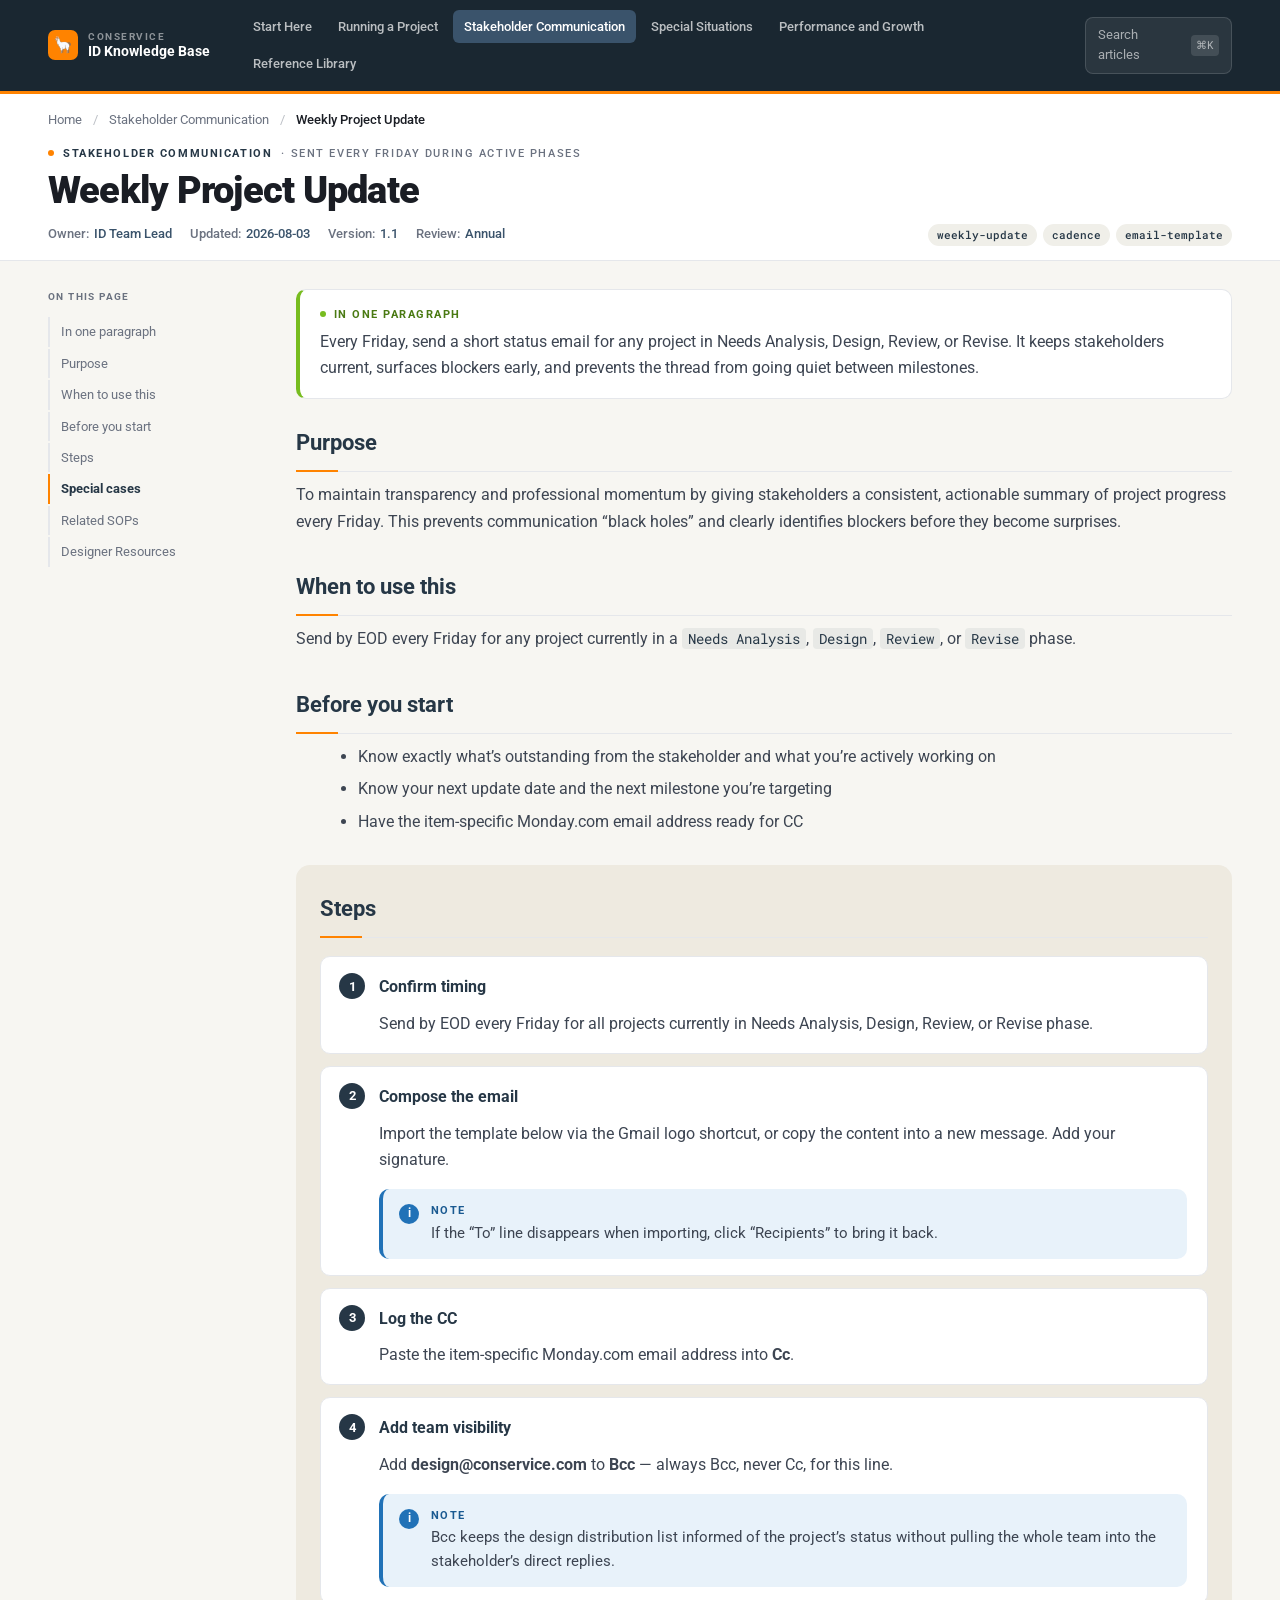
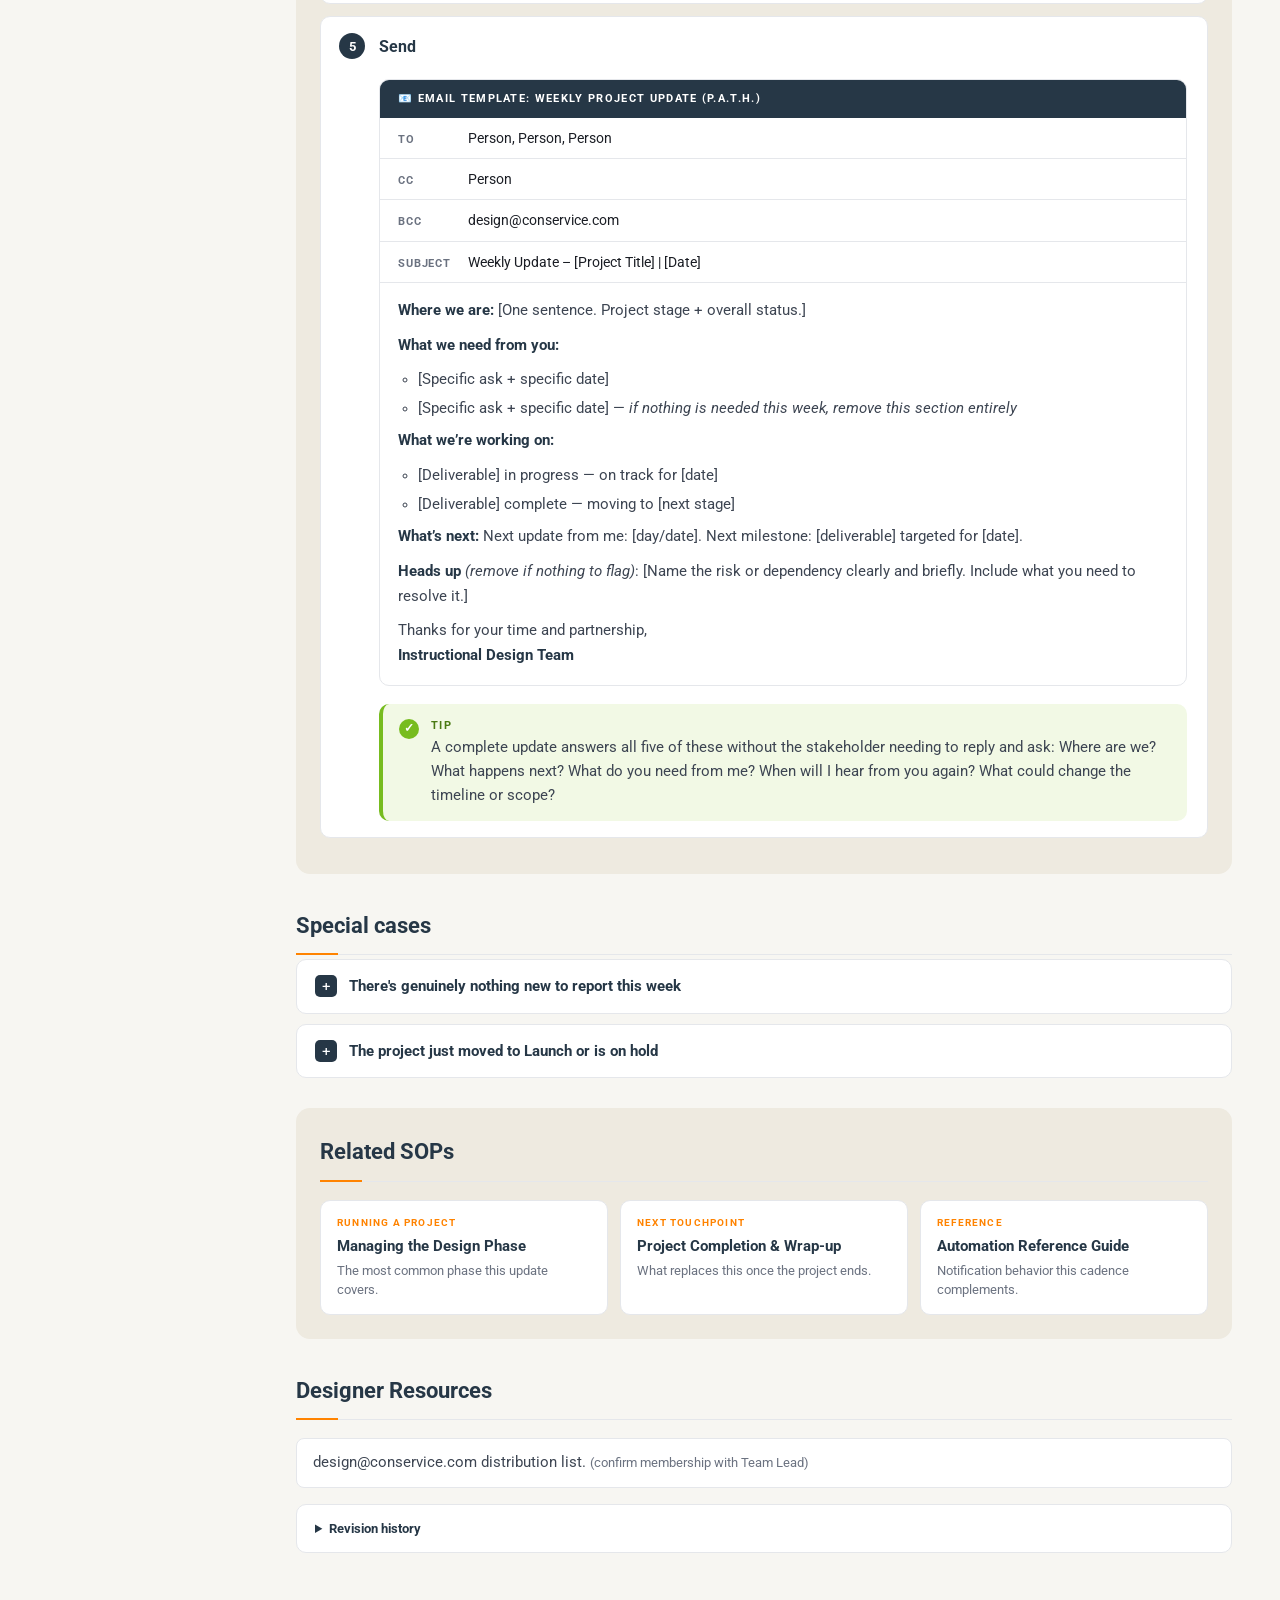
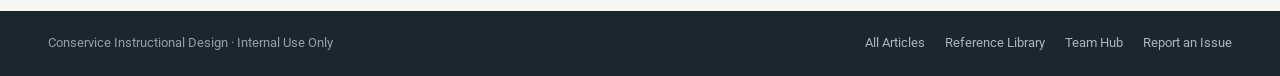
<file: weekly-project-update.html>
<!DOCTYPE html>
<html lang="en">
<head>
<meta charset="UTF-8">
<meta name="viewport" content="width=device-width, initial-scale=1.0">
<title>Weekly Project Update | ID Team KB</title>
<link rel="preconnect" href="https://fonts.googleapis.com">
<link rel="preconnect" href="https://fonts.gstatic.com" crossorigin>
<link href="https://fonts.googleapis.com/css2?family=Roboto:wght@400;500;700;900&family=Roboto+Mono:wght@400;500&display=swap" rel="stylesheet">
<link rel="stylesheet" href="styles.css">
</head>
<body>

<header class="site-header">
  <div class="site-header-inner">
    <a class="brand" href="index.html">
      <span class="brand-mark">🦙</span>
      <span class="brand-text">
        <span class="brand-line-1">Conservice</span>
        <span class="brand-line-2">ID Knowledge Base</span>
      </span>
    </a>
    <nav class="site-nav">
      <a href="index.html#start-here">Start Here</a>
      <a href="index.html#running-a-project">Running a Project</a>
      <a href="index.html#stakeholder-communication" class="active">Stakeholder Communication</a>
      <a href="index.html#special-situations">Special Situations</a>
      <a href="index.html#performance-and-growth">Performance and Growth</a>
      <a href="index.html#reference-library">Reference Library</a>
    </nav>
    <a class="search-btn" href="index.html">
      <span>Search articles</span>
      <kbd>⌘K</kbd>
    </a>
  </div>
</header>

<div class="article-head">
  <div class="article-head-inner">
    <nav class="breadcrumb">
      <a href="index.html">Home</a>
      <span class="sep">/</span>
      <a href="index.html#stakeholder-communication">Stakeholder Communication</a>
      <span class="sep">/</span>
      <span class="current">Weekly Project Update</span>
    </nav>

    <div class="eyebrow">
      <span class="eyebrow-dot"></span>
      Stakeholder Communication
      <span class="phase-of">· Sent every Friday during active phases</span>
    </div>

    <h1>Weekly Project Update</h1>

    <div class="meta-strip">
      <span><strong>Owner:</strong><span class="mv">ID Team Lead</span></span>
      <span><strong>Updated:</strong><span class="mv">2026-08-03</span></span>
      <span><strong>Version:</strong><span class="mv">1.1</span></span>
      <span><strong>Review:</strong><span class="mv">Annual</span></span>
      <span class="tag-group">
        <span class="tag">weekly-update</span>
        <span class="tag">cadence</span>
        <span class="tag">email-template</span>
      </span>
    </div>
  </div>
</div>

<div class="article-shell">
  <div class="article-container">

    <aside class="toc">
      <div class="toc-label">On this page</div>
      <ul>
        <li><a href="#summary" class="active">In one paragraph</a></li>
        <li><a href="#purpose">Purpose</a></li>
        <li><a href="#when">When to use this</a></li>
        <li><a href="#before">Before you start</a></li>
        <li><a href="#steps">Steps</a></li>
        <li><a href="#exceptions">Special cases</a></li>
        <li><a href="#related">Related SOPs</a></li>
        <li><a href="#resources">Designer Resources</a></li>
      </ul>
    </aside>

    <main class="article-main">

      <section id="summary">
        <div class="tldr">
          <div class="tldr-label">In one paragraph</div>
          <p>Every Friday, send a short status email for any project in Needs Analysis, Design, Review, or Revise. It keeps stakeholders current, surfaces blockers early, and prevents the thread from going quiet between milestones.</p>
        </div>
      </section>

      <h2 id="purpose">Purpose</h2>
      <p>To maintain transparency and professional momentum by giving stakeholders a consistent, actionable summary of project progress every Friday. This prevents communication &ldquo;black holes&rdquo; and clearly identifies blockers before they become surprises.</p>

      <h2 id="when">When to use this</h2>
      <p>Send by EOD every Friday for any project currently in a <span class="field">Needs Analysis</span>, <span class="field">Design</span>, <span class="field">Review</span>, or <span class="field">Revise</span> phase.</p>

      <h2 id="before">Before you start</h2>
      <ul><li>Know exactly what&rsquo;s outstanding from the stakeholder and what you&rsquo;re actively working on</li><li>Know your next update date and the next milestone you&rsquo;re targeting</li><li>Have the item-specific Monday.com email address ready for CC</li></ul>

      <div class="band">
        <h2 id="steps">Steps</h2>
        <ol class="steps-ol">
          <li>
            <h3>Confirm timing</h3>
            <p>Send by EOD every Friday for all projects currently in Needs Analysis, Design, Review, or Revise phase.</p>
          </li>
          <li>
            <h3>Compose the email</h3>
            <p>Import the template below via the Gmail logo shortcut, or copy the content into a new message. Add your signature.</p>
                        <div class="callout note">
              <span class="callout-icon">i</span>
              <div class="callout-body">
                <span class="c-label">Note</span>
            <p>If the &ldquo;To&rdquo; line disappears when importing, click &ldquo;Recipients&rdquo; to bring it back.</p>
              </div>
            </div>
          </li>
          <li>
            <h3>Log the CC</h3>
            <p>Paste the item-specific Monday.com email address into <strong>Cc</strong>.</p>
          </li>
          <li>
            <h3>Add team visibility</h3>
            <p>Add <strong>design@conservice.com</strong> to <strong>Bcc</strong> &mdash; always Bcc, never Cc, for this line.</p>
                        <div class="callout note">
              <span class="callout-icon">i</span>
              <div class="callout-body">
                <span class="c-label">Note</span>
            <p>Bcc keeps the design distribution list informed of the project&rsquo;s status without pulling the whole team into the stakeholder&rsquo;s direct replies.</p>
              </div>
            </div>
          </li>
          <li>
            <h3>Send</h3>
            
            <div class="email-card">
              <div class="email-card-head">📧 Email Template: Weekly Project Update (P.A.T.H.)</div>
              <div class="email-meta">
                <div class="email-meta-row"><span class="em-label">To</span><span class="em-value">Person, Person, Person</span></div>
                <div class="email-meta-row"><span class="em-label">Cc</span><span class="em-value">Person</span></div>
                <div class="email-meta-row"><span class="em-label">Bcc</span><span class="em-value">design@conservice.com</span></div>
                <div class="email-meta-row"><span class="em-label">Subject</span><span class="em-value">Weekly Update &ndash; [Project Title] | [Date]</span></div>
              </div>
              <div class="email-body">
              <p><strong>Where we are:</strong> [One sentence. Project stage + overall status.]</p>
              <p><strong>What we need from you:</strong></p>
              <ul class="em-list">
                <li>[Specific ask + specific date]</li>
                <li>[Specific ask + specific date] &mdash; <em>if nothing is needed this week, remove this section entirely</em></li>
              </ul>
              <p><strong>What we&rsquo;re working on:</strong></p>
              <ul class="em-list">
                <li>[Deliverable] in progress &mdash; on track for [date]</li>
                <li>[Deliverable] complete &mdash; moving to [next stage]</li>
              </ul>
              <p><strong>What&rsquo;s next:</strong> Next update from me: [day/date]. Next milestone: [deliverable] targeted for [date].</p>
              <p><strong>Heads up</strong> <em>(remove if nothing to flag)</em>: [Name the risk or dependency clearly and briefly. Include what you need to resolve it.]</p>
              <p>Thanks for your time and partnership,<br><strong>Instructional Design Team</strong></p>
              </div>
            </div>
            <div class="callout tip">
              <span class="callout-icon">✓</span>
              <div class="callout-body">
                <span class="c-label">Tip</span>
                <p>A complete update answers all five of these without the stakeholder needing to reply and ask: Where are we? What happens next? What do you need from me? When will I hear from you again? What could change the timeline or scope?</p>
              </div>
            </div>
          </li>
        </ol>
      </div>

      <h2 id="exceptions">Special cases</h2>
      <details class="case">
        <summary>There's genuinely nothing new to report this week</summary>
        <div class="case-body">
          <p>Send it anyway. The point of the cadence is to prevent a black hole &mdash; a short &ldquo;on track, no change&rdquo; note still counts, and keeps the thread from going cold between milestones.</p>
        </div>
      </details>
      <details class="case">
        <summary>The project just moved to Launch or is on hold</summary>
        <div class="case-body">
          <p>Stop sending weekly updates &mdash; the cadence covers Needs Analysis, Design, Review, and Revise only. See <a href="project-completion-wrapup.html">Project Completion &amp; Wrap-up</a> for what to send once a project actually finishes.</p>
        </div>
      </details>

      <div class="band">
        <h2 id="related">Related SOPs</h2>
        <div class="related-grid">
          <a class="related-card" href="index.html#running-a-project">
            <div class="rc-kicker">Running a Project</div>
            <div class="rc-title">Managing the Design Phase</div>
            <div class="rc-desc">The most common phase this update covers.</div>
          </a>
          <a class="related-card" href="project-completion-wrapup.html">
            <div class="rc-kicker">Next Touchpoint</div>
            <div class="rc-title">Project Completion & Wrap-up</div>
            <div class="rc-desc">What replaces this once the project ends.</div>
          </a>
          <a class="related-card" href="index.html#reference-library">
            <div class="rc-kicker">Reference</div>
            <div class="rc-title">Automation Reference Guide</div>
            <div class="rc-desc">Notification behavior this cadence complements.</div>
          </a>
        </div>
      </div>

      <h2 id="resources">Designer Resources</h2>
      <ul class="resources-list">
        <li>design@conservice.com distribution list. <em>(confirm membership with Team Lead)</em></li>
      </ul>

      <div class="article-footer">
        <details class="revhist">
          <summary>Revision history</summary>
          <ul>
            <li><span class="sha">update</span> 2026-08-03 — v1.1: replaced the email template with the P.A.T.H. evolved format (Where We Are / What We Need From You / What We're Working On / What's Next / Heads Up), added the 5-question completeness test, and added a Before You Start item for next update date and milestone. Source: "Lead the Herd" ID Mini Summit deck.</li>
            <li><span class="sha">initial</span> 2026-08-03 — v1.0: initial publication. Consolidated from Design Team SOP §3.5.</li>
          </ul>
        </details>
      </div>

    </main>
  </div>
</div>

<footer class="site-footer">
  <div class="site-footer-inner">
    <span>Conservice Instructional Design · Internal Use Only</span>
    <span class="site-footer-links">
      <a href="index.html">All Articles</a>
      <a href="index.html#reference-library">Reference Library</a>
      <a href="#">Team Hub</a>
      <a href="#">Report an Issue</a>
    </span>
  </div>
</footer>

<script>
(function () {
  var links = Array.prototype.slice.call(document.querySelectorAll('.toc a'));
  var targets = links
    .map(function (a) { return document.querySelector(a.getAttribute('href')); })
    .filter(Boolean);

  function setActive(id) {
    links.forEach(function (a) {
      a.classList.toggle('active', a.getAttribute('href') === '#' + id);
    });
  }

  if ('IntersectionObserver' in window) {
    var obs = new IntersectionObserver(function (entries) {
      entries.forEach(function (e) { if (e.isIntersecting) setActive(e.target.id); });
    }, { rootMargin: '-100px 0px -70% 0px', threshold: 0 });
    targets.forEach(function (t) { obs.observe(t); });
  }
})();
</script>

</body>
</html>
</file>
<file: styles.css>
/* ============================================================
   Conservice ID Knowledge Base
   Restored from the approved prototype visual system.
   ============================================================ */

:root {
  /* Conservice brand palette */
  --navy: #263746;
  --navy-deep: #1a2731;
  --navy-soft: #3a536b;
  --dark-gray: #555759;
  --light-gray: #D2D3D3;
  --green: #77BC1F;
  --green-deep: #4a7a13;
  --blue: #2172B7;
  --blue-deep: #1a5a91;
  --orange: #FF8300;
  --purple: #680054;
  --red-orange: #FD5F46;
  --red-deep: #b8391f;

  /* Working colors */
  --ink: #1a1d24;
  --body: #3d4552;
  --muted: #6b7280;
  --hairline: #e5e7eb;
  --hairline-strong: #d1d5db;

  /* Zones */
  --bg-page: #f7f6f2;
  --bg-panel: #ffffff;
  --bg-band: #eeeae0;

  /* Callout tokens mapped to brand */
  --warn-fg: var(--red-deep);   --warn-bg: #fdf0ec;  --warn-bdr: var(--red-orange);
  --tip-fg: var(--green-deep);  --tip-bg: #f2f9e5;   --tip-bdr: var(--green);
  --auto-fg: var(--purple);     --auto-bg: #f8edf4;  --auto-bdr: var(--purple);
  --note-fg: var(--blue-deep);  --note-bg: #e8f2fa;  --note-bdr: var(--blue);

  --font: "Roboto", -apple-system, BlinkMacSystemFont, "Segoe UI", sans-serif;
  --font-mono: "Roboto Mono", ui-monospace, "SF Mono", Menlo, monospace;
}

* { box-sizing: border-box; }
html { scroll-behavior: smooth; scroll-padding-top: 96px; }

body {
  margin: 0;
  background: var(--bg-page);
  color: var(--body);
  font-family: var(--font);
  font-size: 16px;
  line-height: 1.65;
  -webkit-font-smoothing: antialiased;
}

a { color: var(--blue); }

@media (prefers-reduced-motion: reduce) {
  * { transition: none !important; animation: none !important; }
  html { scroll-behavior: auto; }
}

/* ============================================================
   SITE HEADER
   ============================================================ */
.site-header {
  background: var(--navy-deep);
  border-bottom: 3px solid var(--orange);
  position: sticky;
  top: 0;
  z-index: 50;
}
.site-header-inner {
  max-width: 1240px;
  margin: 0 auto;
  padding: 10px 28px;
  display: flex;
  align-items: center;
  gap: 32px;
}

.brand { display: flex; align-items: center; gap: 10px; text-decoration: none; flex-shrink: 0; }
.brand-mark {
  width: 30px; height: 30px; border-radius: 7px;
  background: var(--orange);
  display: flex; align-items: center; justify-content: center;
  font-size: 16px;
}
.brand-text { display: flex; flex-direction: column; line-height: 1.15; }
.brand-line-1 {
  font-size: 9.5px; font-weight: 700; letter-spacing: 0.16em;
  text-transform: uppercase; color: rgba(255,255,255,.5);
}
.brand-line-2 { font-size: 14px; font-weight: 700; color: #fff; }

.site-nav { display: flex; gap: 4px; flex-wrap: wrap; }
.site-nav a {
  color: rgba(255,255,255,.7);
  text-decoration: none;
  font-size: 13px; font-weight: 500;
  padding: 6px 11px; border-radius: 6px;
  transition: background .15s, color .15s;
}
.site-nav a:hover { color: #fff; background: rgba(255,255,255,.08); }
.site-nav a.active { color: #fff; background: var(--navy-soft); }

.search-btn {
  margin-left: auto;
  display: flex; align-items: center; gap: 10px;
  background: rgba(255,255,255,.07);
  border: 1px solid rgba(255,255,255,.14);
  border-radius: 8px;
  padding: 7px 12px;
  color: rgba(255,255,255,.6);
  font-family: var(--font); font-size: 12.5px;
  cursor: pointer;
  text-decoration: none;
  transition: border-color .15s, color .15s;
}
.search-btn:hover { border-color: rgba(255,255,255,.3); color: #fff; }
.search-btn kbd {
  font-family: var(--font-mono); font-size: 10.5px;
  background: rgba(255,255,255,.12); border-radius: 4px; padding: 2px 5px;
}

/* ============================================================
   ARTICLE HEAD (breadcrumb + title + meta + phase track)
   ============================================================ */
.article-head { background: var(--bg-panel); border-bottom: 1px solid var(--hairline); }
.article-head-inner { max-width: 1240px; margin: 0 auto; padding: 16px 28px 0; }

.breadcrumb { font-size: 12.5px; color: var(--muted); margin-bottom: 14px; }
.breadcrumb a { color: var(--muted); text-decoration: none; }
.breadcrumb a:hover { color: var(--navy); text-decoration: underline; }
.breadcrumb .sep { margin: 0 8px; opacity: .45; }
.breadcrumb .current { color: var(--ink); font-weight: 500; }

.eyebrow {
  display: flex; align-items: center; gap: 9px;
  font-size: 10.5px; font-weight: 700; letter-spacing: 0.15em;
  text-transform: uppercase; color: var(--navy);
  margin-bottom: 8px;
}
.eyebrow-dot { width: 6px; height: 6px; border-radius: 50%; background: var(--orange); }
.eyebrow .phase-of { color: var(--muted); font-weight: 500; }

.article-head h1 {
  font-family: var(--font);
  font-weight: 900; font-size: 38px; line-height: 1.1;
  letter-spacing: -0.02em; color: var(--ink);
  margin: 0 0 12px;
}

.meta-strip {
  display: flex; flex-wrap: wrap; align-items: center; gap: 18px;
  font-size: 12.5px; color: var(--muted);
  padding-bottom: 14px;
}
.meta-strip strong { color: var(--muted); font-weight: 500; margin-right: 5px; }
.meta-strip .mv { color: var(--navy-soft); font-weight: 500; }
.tag-group { display: flex; gap: 6px; flex-wrap: wrap; margin-left: auto; }
.tag {
  background: #f0efe9; color: var(--navy);
  padding: 2px 9px; border-radius: 11px;
  font-family: var(--font-mono); font-size: 11px; font-weight: 500;
}

/* ---------- PHASE TRACK: circles joined by rules ---------- */
.phase-strip {
  display: flex; align-items: center;
  padding: 12px 0 14px;
  border-top: 1px solid var(--hairline);
}
.phase-strip-label {
  font-size: 10px; font-weight: 700; letter-spacing: 0.14em;
  text-transform: uppercase; color: var(--muted);
  margin-right: 20px; flex-shrink: 0;
}
.phase-track { display: flex; align-items: center; flex: 1; min-width: 0; }

.phase-node { display: flex; align-items: center; gap: 9px; flex-shrink: 0; }
.phase-circle {
  width: 22px; height: 22px; border-radius: 50%;
  background: #fff; border: 1.5px solid var(--light-gray);
  display: flex; align-items: center; justify-content: center;
  font-weight: 700; font-size: 11px; color: var(--muted);
  flex-shrink: 0;
}
.phase-node.done .phase-circle { background: var(--navy); border-color: var(--navy); color: #fff; }
.phase-node.done .phase-circle span { display: none; }
.phase-node.done .phase-circle::after { content: "\2713"; font-size: 11px; }
.phase-node.current .phase-circle {
  background: var(--orange); border-color: var(--orange); color: #fff;
  box-shadow: 0 0 0 3px rgba(255,131,0,.18);
}
.phase-name { font-size: 12.5px; font-weight: 500; color: var(--muted); white-space: nowrap; }
.phase-node.done .phase-name { color: var(--body); }
.phase-node.current .phase-name { color: var(--navy); font-weight: 700; }

.phase-connector {
  flex: 1; height: 1.5px; min-width: 12px;
  background: var(--light-gray); margin: 0 12px;
}
.phase-connector.done { background: var(--navy); }

/* ============================================================
   LAYOUT: sticky TOC + article
   ============================================================ */
.article-shell { padding: 28px 0 0; }
.article-container {
  max-width: 1240px; margin: 0 auto; padding: 0 28px;
  display: grid; grid-template-columns: 200px 1fr; gap: 48px;
  align-items: start;
}

.toc { position: sticky; top: 104px; font-size: 13px; }
.toc-label {
  font-size: 10px; font-weight: 700; letter-spacing: 0.14em;
  text-transform: uppercase; color: var(--muted); margin-bottom: 12px;
}
.toc ul { list-style: none; margin: 0; padding: 0; }
.toc li { margin-bottom: 2px; }
.toc a {
  display: block; color: var(--muted); text-decoration: none;
  padding: 4px 0 4px 11px; border-left: 2px solid var(--hairline);
  transition: color .15s, border-color .15s;
}
.toc a:hover { color: var(--navy); border-color: var(--hairline-strong); }
.toc a.active { color: var(--navy); font-weight: 700; border-color: var(--orange); }

.article-main { min-width: 0; padding-bottom: 8px; }

/* ---------- Typography ---------- */
.article-main h2 {
  font-size: 22px; font-weight: 700; color: var(--navy);
  margin: 34px 0 4px; padding-bottom: 10px;
  border-bottom: 1px solid var(--hairline);
  position: relative;
}
.article-main h2::after {
  content: ""; position: absolute; left: 0; bottom: -1px;
  width: 42px; height: 2px; background: var(--orange);
}
.article-main h2:first-of-type { margin-top: 26px; }
.article-main h3 { font-size: 16px; font-weight: 700; color: var(--navy); margin: 20px 0 6px; }
.article-main p { margin: 10px 0; }
.article-main ul, .article-main ol { margin: 10px 0 10px 22px; }
.article-main li { margin-bottom: 6px; }

.field {
  font-family: var(--font-mono); font-size: .87em;
  background: rgba(38,55,70,.07); color: var(--navy);
  padding: 1px 6px; border-radius: 4px;
}

/* ---------- TL;DR ---------- */
.tldr {
  background: var(--bg-panel);
  border: 1px solid var(--hairline);
  border-left: 4px solid var(--green);
  border-radius: 10px;
  padding: 16px 20px;
  margin-bottom: 8px;
}
.tldr-label {
  display: flex; align-items: center; gap: 8px;
  font-size: 10.5px; font-weight: 700; letter-spacing: 0.14em;
  text-transform: uppercase; color: var(--green-deep);
  margin-bottom: 6px;
}
.tldr-label::before { content: ""; width: 6px; height: 6px; border-radius: 50%; background: var(--green); }
.tldr p { margin: 0; }

/* ---------- Callouts ---------- */
.callout {
  display: flex; gap: 12px;
  border-radius: 10px; border-left: 4px solid;
  padding: 13px 16px; margin: 16px 0;
  font-size: 14.5px;
}
.callout-icon {
  width: 20px; height: 20px; border-radius: 50%;
  display: flex; align-items: center; justify-content: center;
  font-size: 12px; font-weight: 700; color: #fff;
  flex-shrink: 0; margin-top: 2px;
}
.callout-body { min-width: 0; }
.callout .c-label {
  display: block;
  font-size: 10.5px; font-weight: 700; letter-spacing: 0.12em;
  text-transform: uppercase; margin-bottom: 2px;
}
.callout p { margin: 0; }
.callout p + p { margin-top: 8px; }

.callout.note    { background: var(--note-bg); border-color: var(--note-bdr); }
.callout.note .c-label { color: var(--note-fg); }
.callout.note .callout-icon { background: var(--blue); }

.callout.tip     { background: var(--tip-bg); border-color: var(--tip-bdr); }
.callout.tip .c-label { color: var(--tip-fg); }
.callout.tip .callout-icon { background: var(--green); }

.callout.automation { background: var(--auto-bg); border-color: var(--auto-bdr); }
.callout.automation .c-label { color: var(--auto-fg); }
.callout.automation .callout-icon { background: var(--purple); }

.callout.warning { background: var(--warn-bg); border-color: var(--warn-bdr); }
.callout.warning .c-label { color: var(--warn-fg); }
.callout.warning .callout-icon { background: var(--red-orange); }

/* ============================================================
   BANDED ZONES (Steps, Related, Resources)
   ============================================================ */
.band { background: var(--bg-band); border-radius: 14px; padding: 4px 24px 24px; margin: 30px 0; }
.band > h2:first-child { margin-top: 22px; }

/* ---------- Step cards ---------- */
.steps-ol { counter-reset: step; list-style: none; margin: 18px 0 0 !important; padding: 0; }
.steps-ol > li {
  position: relative;
  background: var(--bg-panel);
  border: 1px solid var(--hairline);
  border-radius: 10px;
  padding: 16px 20px 16px 58px;
  margin-bottom: 12px;
}
.steps-ol > li::before {
  counter-increment: step; content: counter(step);
  position: absolute; left: 18px; top: 16px;
  width: 26px; height: 26px; border-radius: 50%;
  background: var(--navy); color: #fff;
  font-size: 13px; font-weight: 700;
  display: flex; align-items: center; justify-content: center;
}
.steps-ol > li > h3 { margin: 1px 0 6px; }
.steps-ol > li > *:last-child { margin-bottom: 0; }
.steps-ol ul { margin-left: 20px; }

/* ---------- Special cases (disclosure) ---------- */
.case {
  background: var(--bg-panel);
  border: 1px solid var(--hairline);
  border-radius: 10px;
  margin-bottom: 10px;
  overflow: hidden;
}
.case > summary {
  display: flex; align-items: center; gap: 12px;
  padding: 14px 18px;
  font-weight: 700; font-size: 15px; color: var(--navy);
  cursor: pointer; list-style: none;
}
.case > summary::-webkit-details-marker { display: none; }
.case > summary::before {
  content: "+";
  width: 22px; height: 22px; border-radius: 5px; flex-shrink: 0;
  background: var(--navy); color: #fff;
  display: flex; align-items: center; justify-content: center;
  font-size: 15px; font-weight: 400; line-height: 1;
}
.case[open] > summary::before { content: "\2013"; }
.case > summary:focus-visible { outline: 2px solid var(--orange); outline-offset: -2px; }
.case-body { padding: 0 18px 16px 52px; }
.case-body > *:first-child { margin-top: 0; }
.case-body > *:last-child { margin-bottom: 0; }

/* ---------- Related cards ---------- */
.related-grid {
  display: grid; grid-template-columns: repeat(auto-fill, minmax(230px,1fr));
  gap: 12px; margin-top: 18px;
}
.related-card {
  background: var(--bg-panel);
  border: 1px solid var(--hairline);
  border-radius: 10px;
  padding: 14px 16px;
  text-decoration: none; display: block;
  transition: border-color .15s, transform .12s;
}
.related-card:hover { border-color: var(--orange); transform: translateY(-2px); }
.rc-kicker {
  font-size: 10px; font-weight: 700; letter-spacing: 0.12em;
  text-transform: uppercase; color: var(--orange);
}
.rc-title { font-weight: 700; color: var(--navy); font-size: 14.5px; margin: 4px 0 3px; }
.rc-desc { font-size: 12.5px; color: var(--muted); line-height: 1.5; }

/* ---------- Designer Resources ---------- */
.resources-list { list-style: none; margin: 18px 0 0 !important; padding: 0; }
.resources-list li {
  background: var(--bg-panel);
  border: 1px solid var(--hairline);
  border-radius: 8px;
  padding: 12px 16px;
  margin-bottom: 8px;
  font-size: 14.5px;
}
.resources-list em { color: var(--muted); font-style: normal; font-size: 13px; }

/* ---------- Footer strip + revision history ---------- */
.article-footer { padding: 8px 0 30px; }

.revhist { background: var(--bg-panel); border: 1px solid var(--hairline); border-radius: 10px; }
.revhist > summary {
  padding: 13px 18px; cursor: pointer;
  font-size: 13px; font-weight: 700; color: var(--navy);
}
.revhist > summary:focus-visible { outline: 2px solid var(--orange); outline-offset: -2px; }
.revhist ul { list-style: none; margin: 0; padding: 0 18px 16px; font-size: 13px; color: var(--muted); }
.revhist li { margin-bottom: 7px; }
.revhist .sha {
  font-family: var(--font-mono); font-size: .85em;
  background: rgba(38,55,70,.07); padding: 1px 5px; border-radius: 4px;
}

/* ============================================================
   SITE FOOTER
   ============================================================ */
.site-footer { background: var(--navy-deep); color: rgba(255,255,255,.55); margin-top: 20px; }
.site-footer-inner {
  max-width: 1240px; margin: 0 auto; padding: 22px 28px;
  display: flex; align-items: center; gap: 20px; flex-wrap: wrap;
  font-size: 12.5px;
}
.site-footer-links { margin-left: auto; display: flex; gap: 20px; flex-wrap: wrap; }
.site-footer a { color: rgba(255,255,255,.65); text-decoration: none; }
.site-footer a:hover { color: #fff; }

/* ============================================================
   RESPONSIVE
   ============================================================ */
@media (max-width: 980px) {
  .article-container { grid-template-columns: 1fr; gap: 0; }
  .toc { display: none; }
  .phase-strip { flex-direction: column; align-items: flex-start; gap: 8px; }
  .phase-strip-label { margin-right: 0; }
  .phase-track { flex-wrap: wrap; gap: 8px 0; width: 100%; }
  .phase-connector { min-width: 10px; margin: 0 8px; }
}
@media (max-width: 720px) {
  .site-header-inner { flex-wrap: wrap; gap: 12px; }
  .site-nav { order: 3; width: 100%; overflow-x: auto; }
  .search-btn { margin-left: auto; }
  .article-head h1 { font-size: 29px; }
  .tag-group { margin-left: 0; }
  .band { padding: 4px 14px 18px; border-radius: 10px; }
  .steps-ol > li { padding: 14px 16px 14px 52px; }
  .case-body { padding-left: 18px; }
}

/* ============================================================
   HOME PAGE
   Supports both the legacy home markup (.topnav / .kb-hero)
   and the restored header markup (.site-header).
   ============================================================ */

/* Legacy top nav mapped onto the restored header treatment */
.topnav {
  background: var(--navy-deep);
  border-bottom: 3px solid var(--orange);
  color: #fff;
  padding: 12px 28px;
  display: flex; align-items: center; gap: 28px; flex-wrap: wrap;
}
.topnav .brand {
  font-weight: 700; font-size: 14px; color: #fff;
  text-decoration: none; white-space: nowrap;
}
.topnav nav { display: flex; gap: 4px; flex-wrap: wrap; }
.topnav nav a {
  color: rgba(255,255,255,.7); text-decoration: none;
  font-size: 13px; font-weight: 500;
  padding: 6px 11px; border-radius: 6px;
  transition: background .15s, color .15s;
}
.topnav nav a:hover { color: #fff; background: rgba(255,255,255,.08); }
.topnav nav a.active { color: #fff; background: var(--navy-soft); }

/* Hero */
.kb-hero {
  background: var(--navy-deep);
  padding: 46px 24px 54px;
  text-align: center;
  position: relative;
}
.kb-hero::after {
  content: ""; position: absolute; left: 0; right: 0; bottom: 0;
  height: 3px; background: var(--orange);
}
.kb-hero .eyebrow {
  display: block;
  font-size: 10.5px; font-weight: 700; letter-spacing: 0.16em;
  text-transform: uppercase; color: rgba(255,255,255,.5);
  margin-bottom: 20px;
}

.kb-search-wrap { max-width: 600px; margin: 0 auto; position: relative; }
.kb-search {
  width: 100%;
  padding: 16px 20px 16px 50px;
  font-family: var(--font); font-size: 16px;
  color: var(--ink); background: #fff;
  border: none; border-radius: 10px;
  box-shadow: 0 10px 30px rgba(0,0,0,.22);
}
.kb-search::placeholder { color: var(--muted); }
.kb-search:focus-visible { outline: 3px solid var(--orange); outline-offset: 2px; }
.kb-search-icon {
  position: absolute; left: 19px; top: 50%; transform: translateY(-50%);
  font-size: 17px; color: var(--muted); pointer-events: none;
}
.kb-search-hint {
  margin-top: 13px; font-size: 12.5px; color: rgba(255,255,255,.5);
}

/* Body + counts */
.kb-body { max-width: 900px; margin: 0 auto; padding: 4px 28px 72px; }
.kb-count {
  text-align: center; font-size: 12.5px; color: var(--muted);
  padding: 26px 0 4px;
}
.no-results {
  display: none;
  text-align: center; color: var(--muted); padding: 48px 0;
}

/* Category blocks */
.cat { padding-top: 38px; }
.cat-head { display: flex; align-items: center; gap: 11px; margin-bottom: 6px; }
.cat-head h2 {
  margin: 0;
  font-size: 15px; font-weight: 700; letter-spacing: 0.1em;
  text-transform: uppercase; color: var(--navy);
}
.cat-head .cat-accent { width: 26px; height: 3px; border-radius: 2px; background: var(--orange); }
.cat-desc { font-size: 13.5px; color: var(--muted); margin: 0 0 14px; }

.cat-c-blue   .cat-accent { background: var(--blue); }
.cat-c-green  .cat-accent { background: var(--green); }
.cat-c-orange .cat-accent { background: var(--orange); }

/* Article rows */
.art-list { list-style: none; margin: 0; padding: 0; border-top: 1px solid var(--hairline); }
.art-list li { border-bottom: 1px solid var(--hairline); }
.art-list a,
.art-list .art-soon {
  display: flex; align-items: center; justify-content: space-between; gap: 12px;
  padding: 13px 10px;
  font-size: 15px; text-decoration: none;
  transition: background .12s, padding-left .12s;
}
.art-list a { color: var(--navy); font-weight: 500; }
.art-list a:hover { background: var(--bg-panel); padding-left: 16px; }
.art-list a .art-go {
  color: var(--orange); font-size: 13px; font-weight: 700;
  opacity: 0; transition: opacity .12s;
}
.art-list a:hover .art-go { opacity: 1; }

.art-list .art-soon { color: var(--muted); cursor: default; }
.art-list .art-soon .badge {
  font-size: 9.5px; font-weight: 700; letter-spacing: 0.12em;
  text-transform: uppercase; color: var(--muted);
  background: #f0efe9; padding: 3px 9px; border-radius: 11px;
}

/* Home footer */
footer.kb-footer {
  background: var(--navy-deep); color: rgba(255,255,255,.55);
  text-align: center; padding: 24px 28px;
  font-size: 12.5px;
}
footer.kb-footer strong { color: #fff; }
footer.kb-footer a { color: rgba(255,255,255,.65); text-decoration: none; }
footer.kb-footer a:hover { color: #fff; }

@media (max-width: 720px) {
  .topnav { gap: 12px; }
  .topnav nav { width: 100%; overflow-x: auto; }
  .kb-hero { padding: 34px 20px 42px; }
}

/* ============================================================
   EMAIL TEMPLATE CARD
   ============================================================ */
.email-card {
  background: var(--bg-panel);
  border: 1px solid var(--hairline);
  border-radius: 10px;
  overflow: hidden;
  margin: 18px 0;
}
.email-card-head {
  background: var(--navy);
  color: #fff;
  padding: 10px 18px;
  font-size: 11px; font-weight: 700; letter-spacing: 0.12em;
  text-transform: uppercase;
  display: flex; align-items: center; gap: 8px;
}
.email-meta { border-bottom: 1px solid var(--hairline); }
.email-meta-row {
  display: flex; align-items: baseline; gap: 14px;
  padding: 9px 18px; border-top: 1px solid var(--hairline);
  font-size: 13.5px;
}
.email-meta-row:first-child { border-top: none; }
.email-meta-row .em-label {
  width: 56px; flex-shrink: 0;
  font-weight: 700; color: var(--muted);
  font-size: 10.5px; text-transform: uppercase; letter-spacing: 0.08em;
}
.email-meta-row .em-value { color: var(--ink); }
.email-body { padding: 16px 18px; font-size: 14.5px; line-height: 1.7; }
.email-body p { margin: 0 0 10px; }
.email-body p:last-child { margin-bottom: 0; }
.email-body strong { color: var(--navy); }
.email-body .em-list { margin: 8px 0 8px 20px; padding: 0; }
.email-body .em-list li { margin-bottom: 4px; }
.email-body a { font-weight: 500; }

/* ============================================================
   REFERENCE TABLES
   ============================================================ */
.ref-table-wrap { overflow-x: auto; margin: 18px 0; }
.ref-table {
  width: 100%; border-collapse: collapse;
  background: var(--bg-panel);
  border: 1px solid var(--hairline);
  border-radius: 10px;
  overflow: hidden;
  font-size: 14.5px;
}
.ref-table thead th {
  background: var(--navy);
  color: #fff;
  text-align: left;
  font-size: 11px; font-weight: 700; letter-spacing: 0.1em;
  text-transform: uppercase;
  padding: 11px 16px;
  white-space: nowrap;
}
.ref-table tbody td {
  padding: 11px 16px;
  border-top: 1px solid var(--hairline);
  vertical-align: top;
}
.ref-table tbody tr:nth-child(even) { background: #fbfaf7; }
.ref-table tbody td:first-child { font-weight: 500; color: var(--navy); white-space: nowrap; }

/* "Instead of this / Use this" comparison table */
.ref-table.compare tbody td:first-child {
  color: var(--muted); font-weight: 400;
  text-decoration: line-through; text-decoration-color: var(--red-orange);
}
.ref-table.compare tbody td:last-child {
  font-family: var(--font-mono); font-size: 13px; color: var(--navy);
}

/* Flag the row that requires a note */
.ref-table tbody tr.needs-note td:first-child { color: var(--red-deep); }
.ref-table tbody tr.needs-note { background: var(--warn-bg) !important; }

/* Format spec block */
.spec {
  background: var(--navy);
  color: #fff;
  font-family: var(--font-mono); font-size: 14px;
  padding: 14px 18px; border-radius: 8px;
  margin: 14px 0; overflow-x: auto;
}
.spec .spec-var { color: var(--orange); }

@media (max-width: 720px) {
  .ref-table { font-size: 13.5px; }
  .ref-table thead th, .ref-table tbody td { padding: 9px 12px; }
  .ref-table tbody td:first-child { white-space: normal; }
}
</file>
